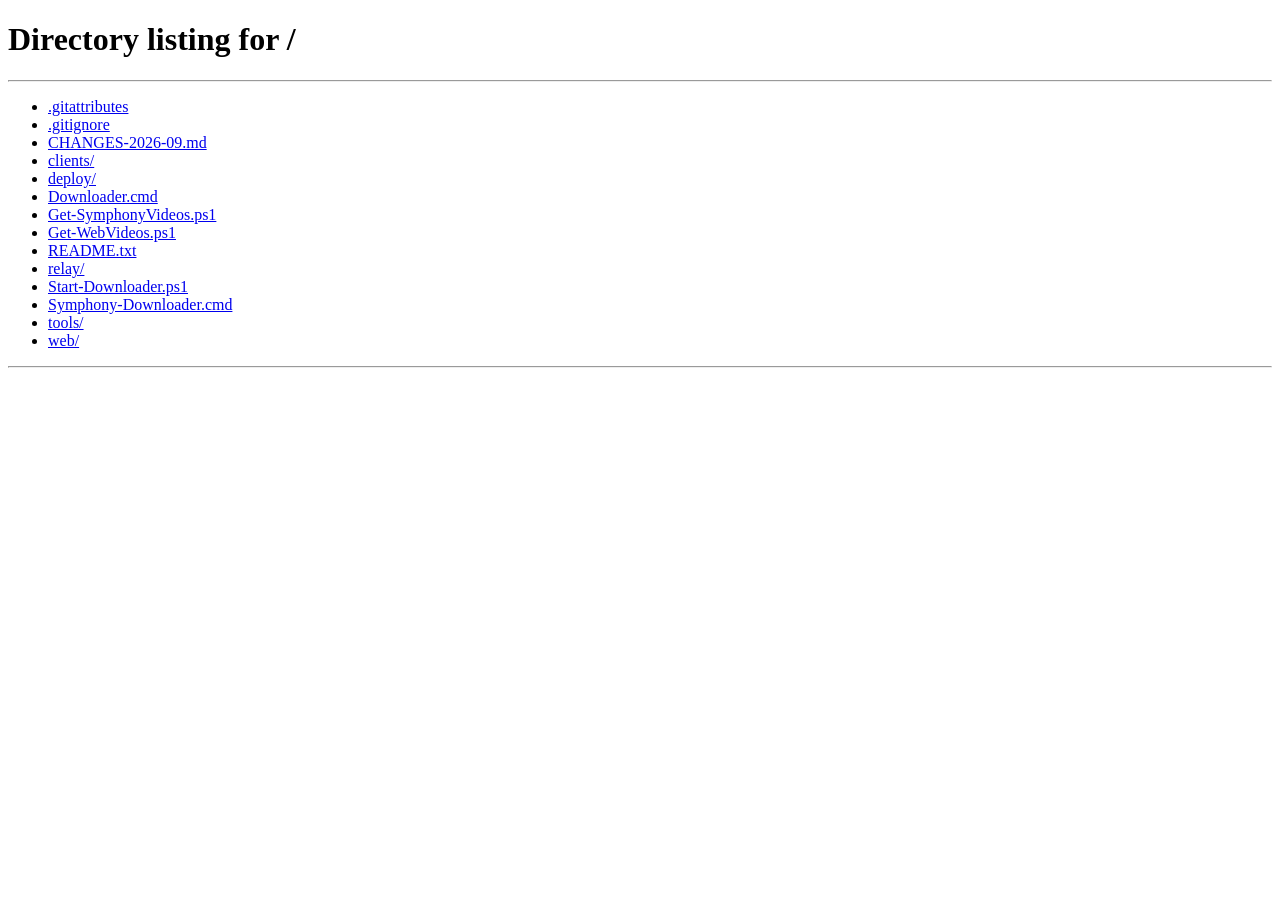
<file: web/static/cloud-accounts.html>
<!doctype html>
<html lang="zh-CN"><head><meta charset="utf-8"><meta name="viewport" content="width=device-width,initial-scale=1"><meta http-equiv="refresh" content="0;url=/#accounts"><title>网盘账号管理</title></head><body><p>网盘账号管理已合并到下载器首页。</p><a href="/#accounts">打开首页网盘账号区域</a><script>location.replace('/#accounts');</script></body></html>
</file>
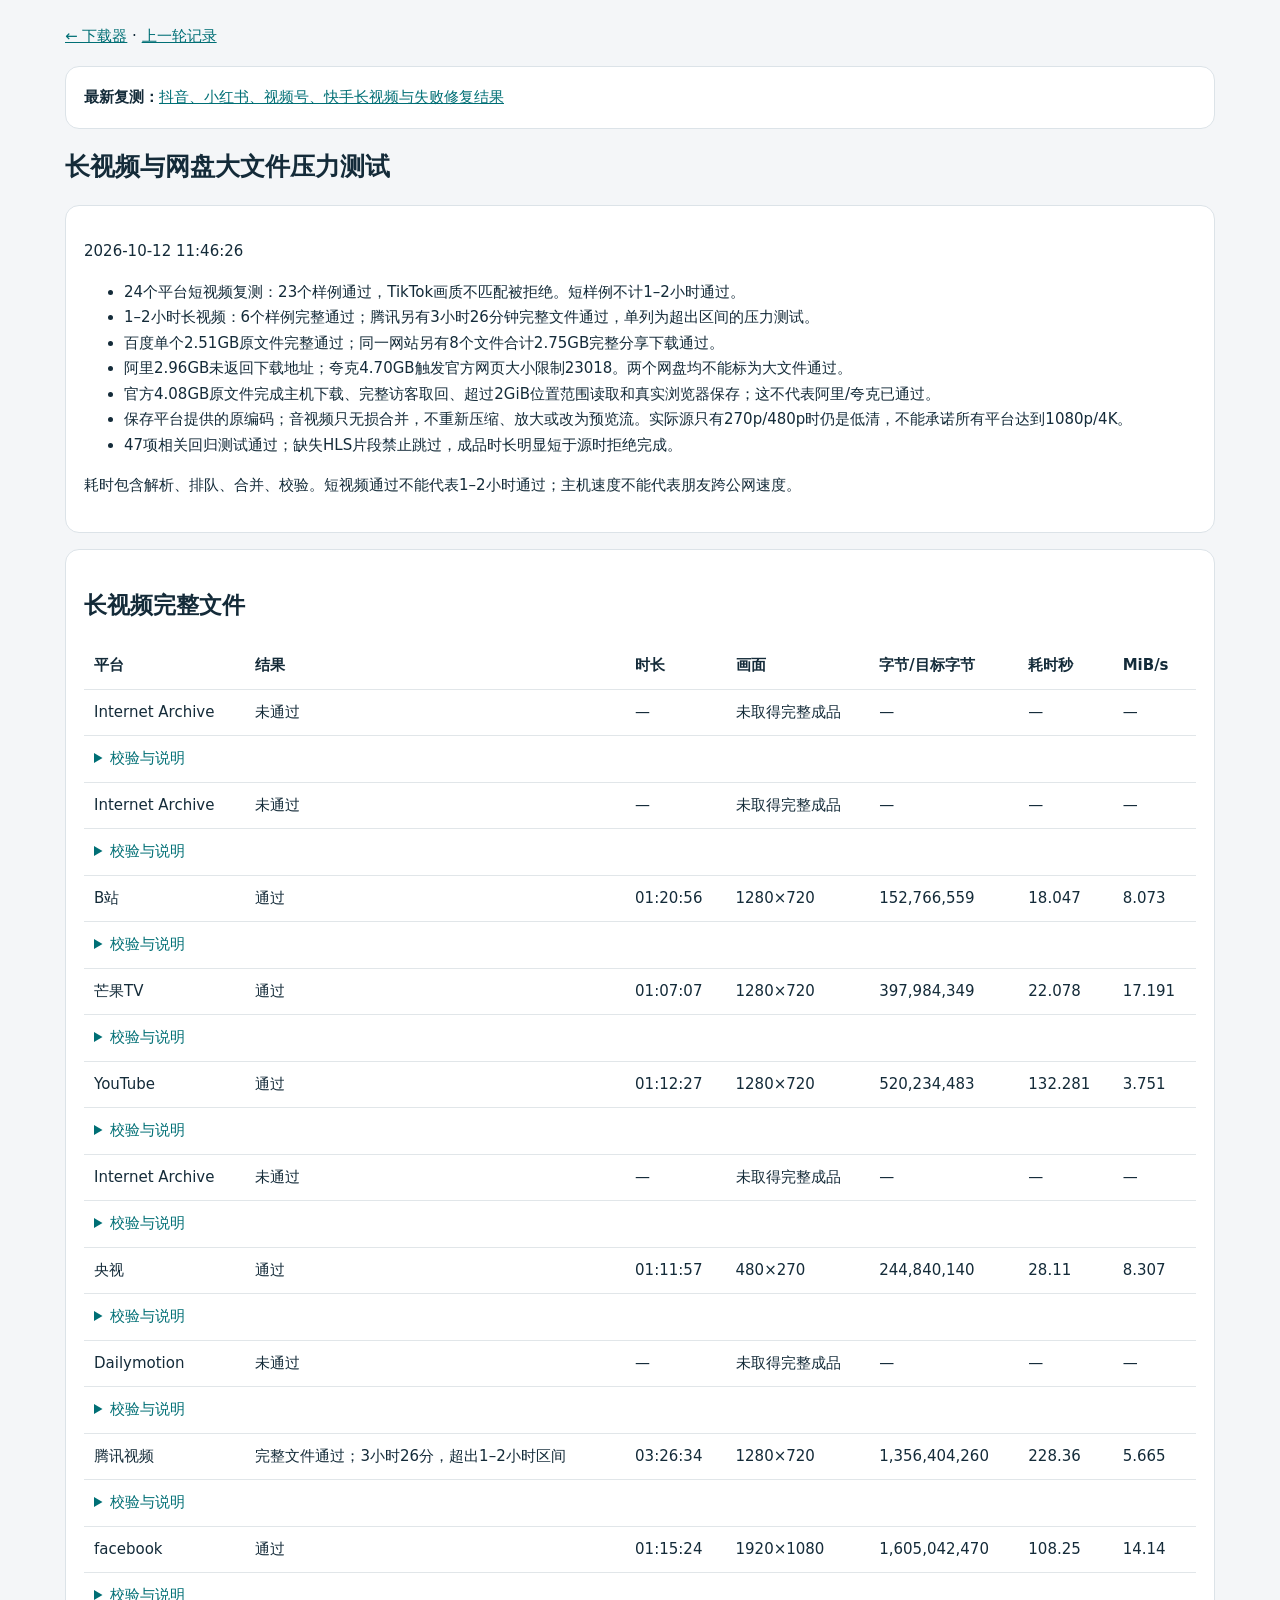
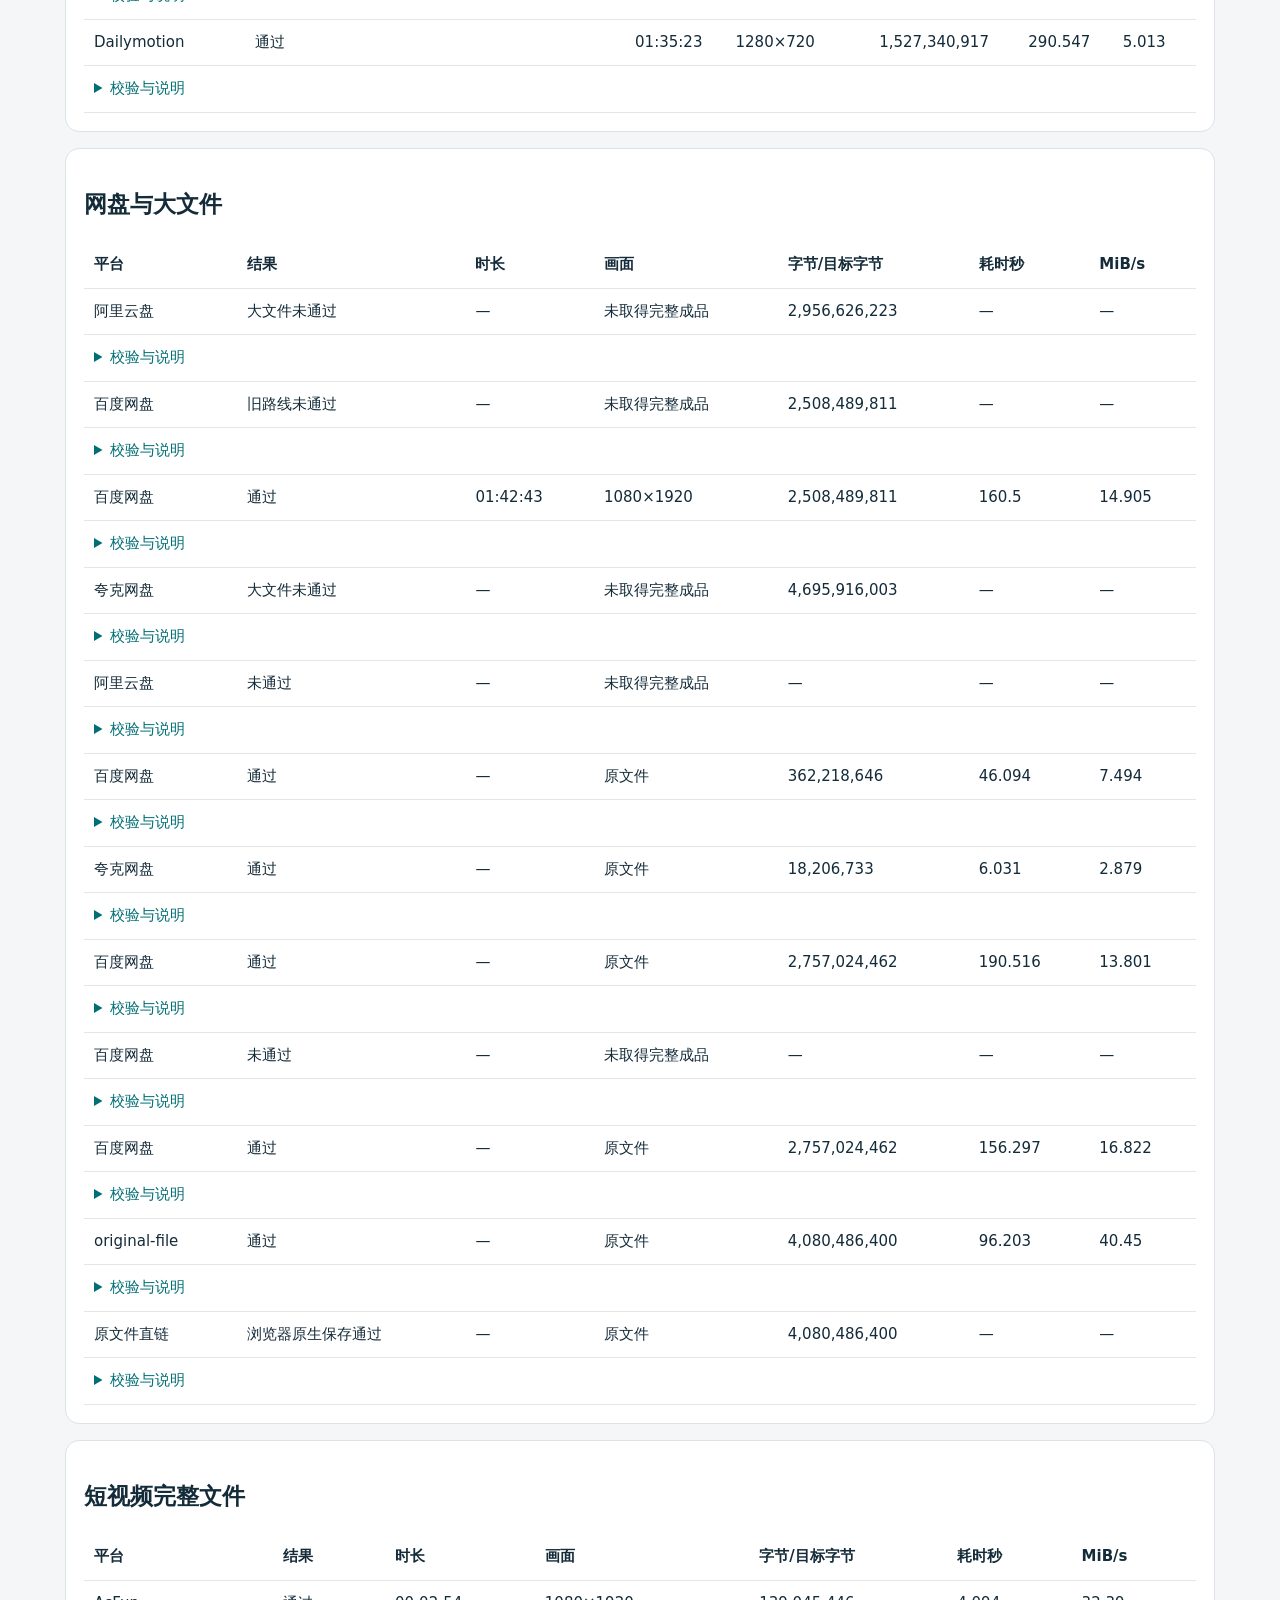
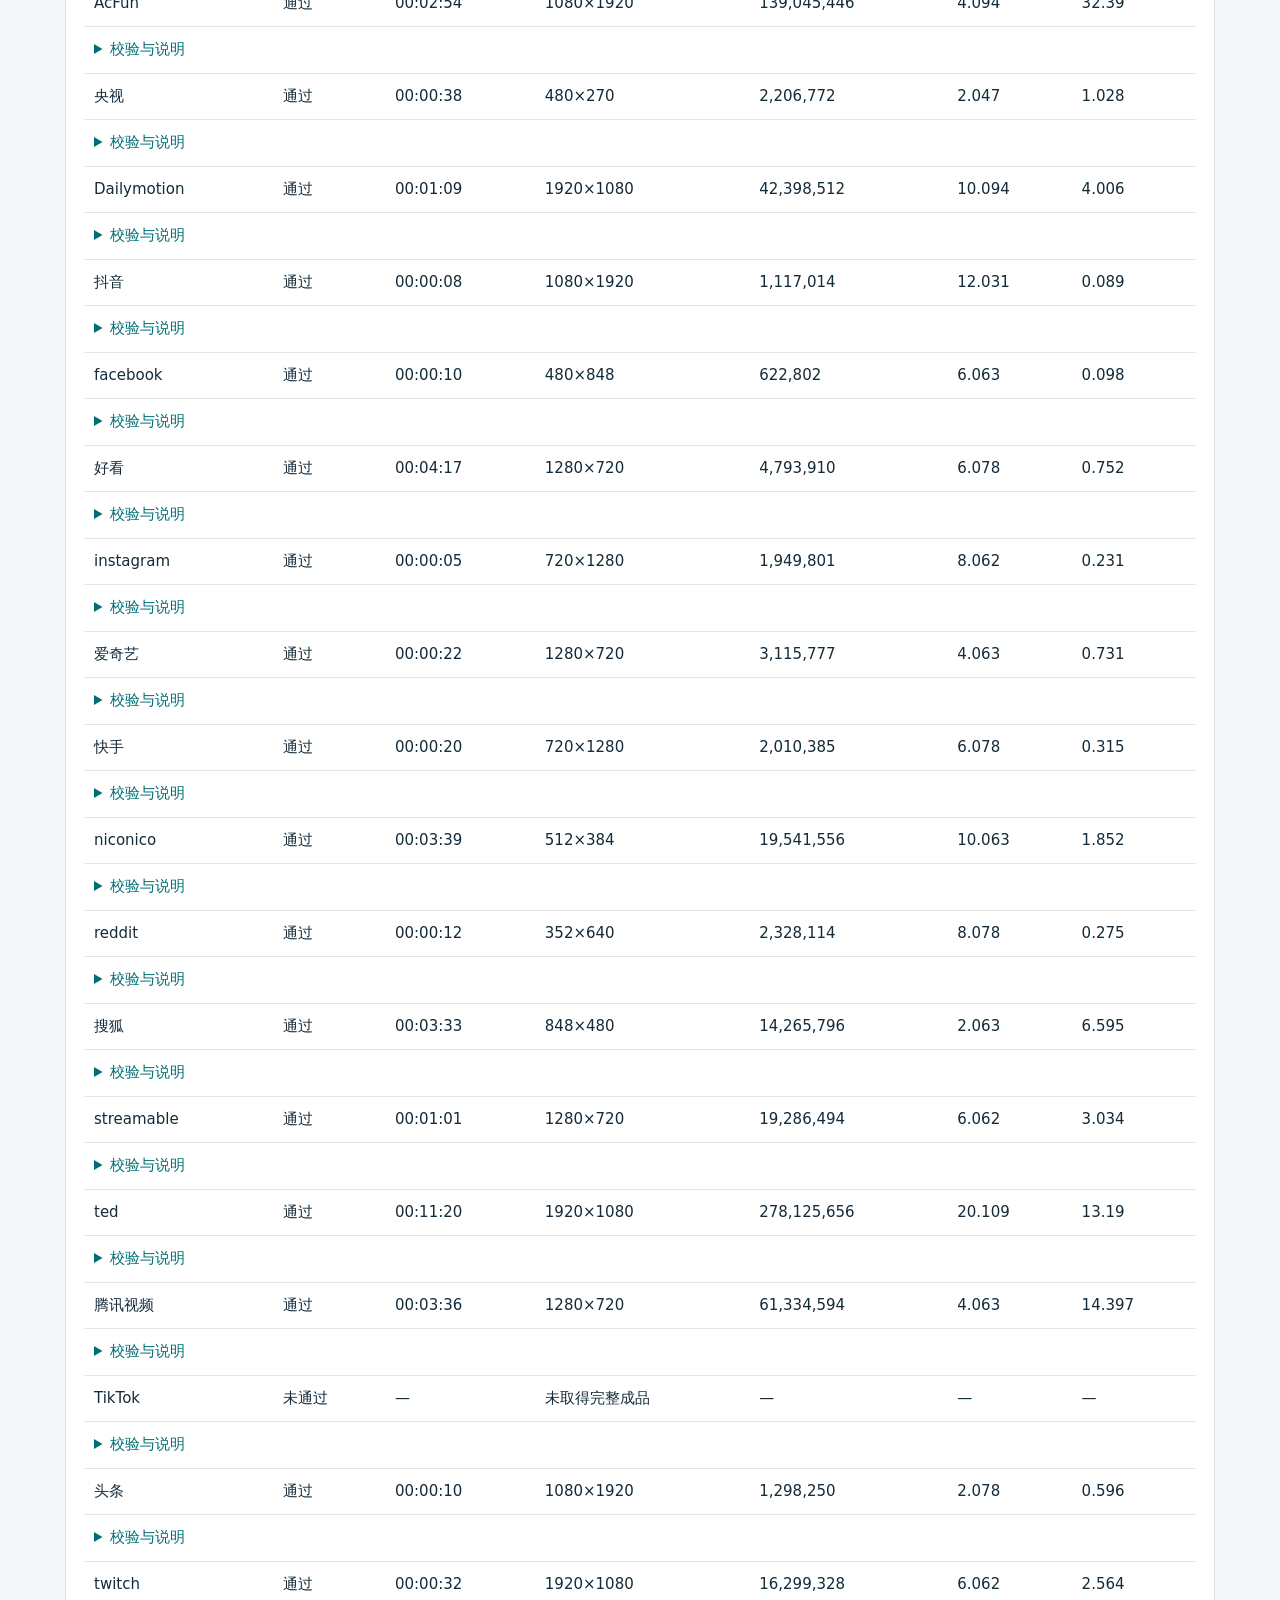
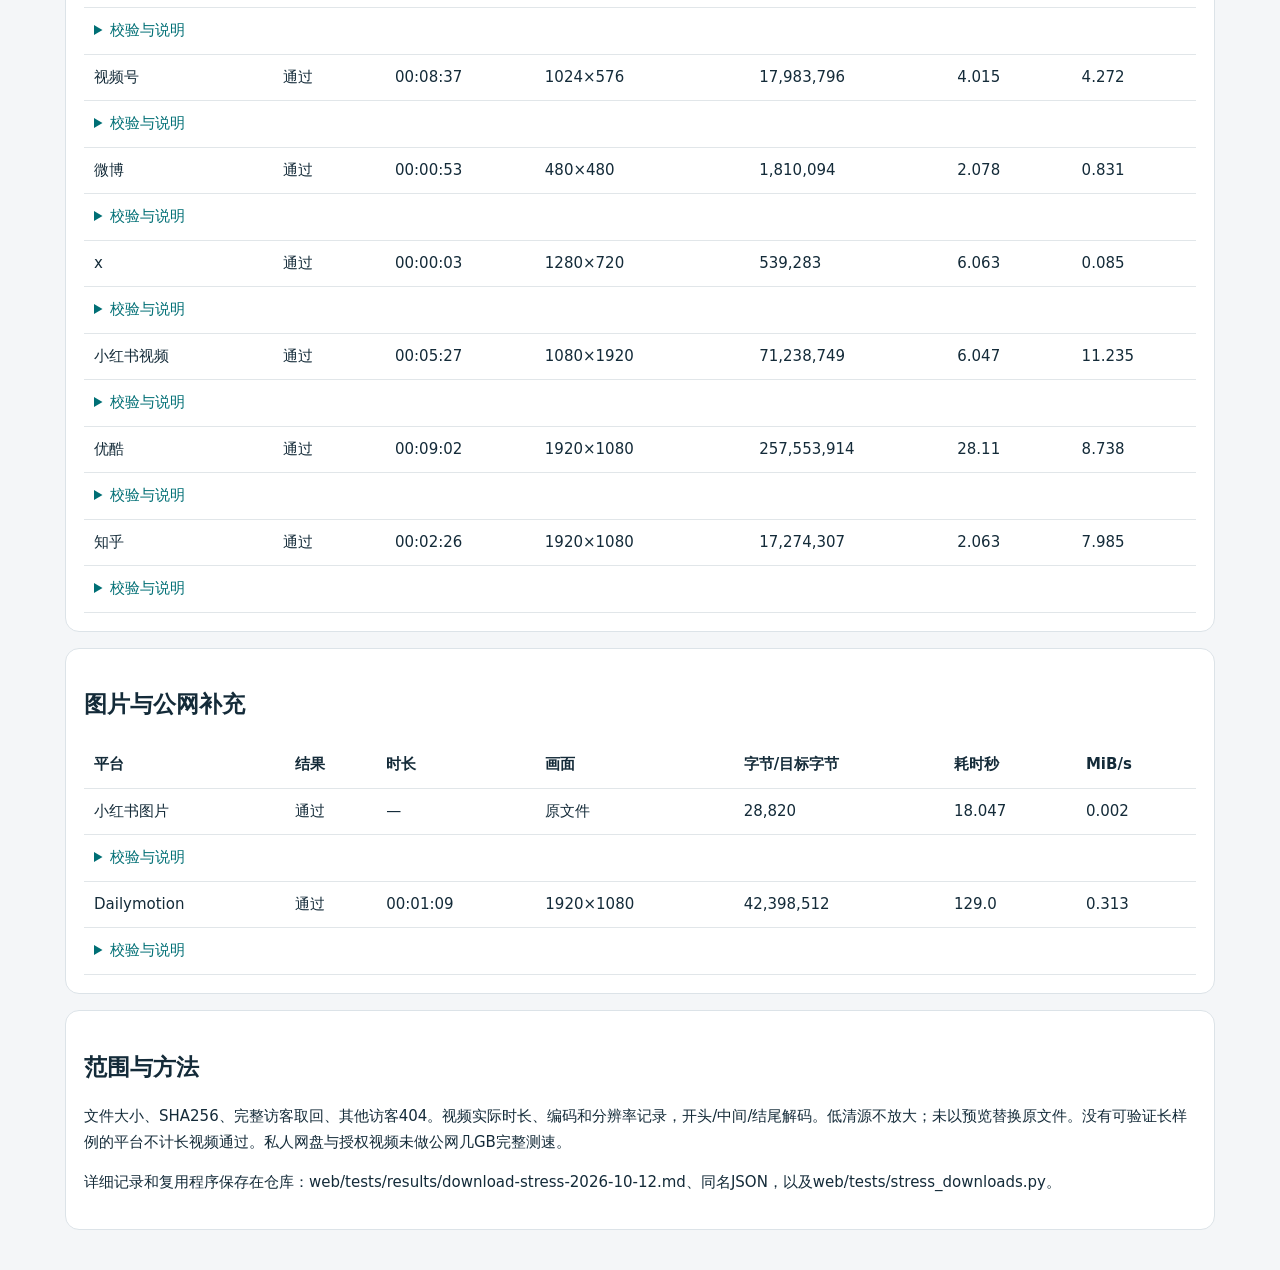
<file: web/static/download-stress-report.html>
<!doctype html><html lang="zh-CN"><meta charset="utf-8"><meta name="viewport" content="width=device-width,initial-scale=1"><title>长视频与网盘大文件压力测试</title><style>body{font:15px/1.7 system-ui;margin:0;background:#f4f6f8;color:#142b39}main{max-width:1150px;margin:auto;padding:24px 16px}section{background:white;border:1px solid #dce3e8;border-radius:14px;padding:18px;margin:16px 0}.table{overflow:auto}table{border-collapse:collapse;width:100%}td,th{padding:10px;text-align:left;border-bottom:1px solid #e1e6e9;white-space:nowrap}details{white-space:normal}code{word-break:break-all}a,summary{color:#006f75}summary{cursor:pointer}h1{font-size:25px}</style><main><a href="/">← 下载器</a> · <a href="/platform-test-report.html">上一轮记录</a><section><strong>最新复测：</strong><a href="/four-platform-long-report.html">抖音、小红书、视频号、快手长视频与失败修复结果</a></section><h1>长视频与网盘大文件压力测试</h1><section><p>2026-10-12 11:46:26</p><ul><li>24个平台短视频复测：23个样例通过，TikTok画质不匹配被拒绝。短样例不计1–2小时通过。</li><li>1–2小时长视频：6个样例完整通过；腾讯另有3小时26分钟完整文件通过，单列为超出区间的压力测试。</li><li>百度单个2.51GB原文件完整通过；同一网站另有8个文件合计2.75GB完整分享下载通过。</li><li>阿里2.96GB未返回下载地址；夸克4.70GB触发官方网页大小限制23018。两个网盘均不能标为大文件通过。</li><li>官方4.08GB原文件完成主机下载、完整访客取回、超过2GiB位置范围读取和真实浏览器保存；这不代表阿里/夸克已通过。</li><li>保存平台提供的原编码；音视频只无损合并，不重新压缩、放大或改为预览流。实际源只有270p/480p时仍是低清，不能承诺所有平台达到1080p/4K。</li><li>47项相关回归测试通过；缺失HLS片段禁止跳过，成品时长明显短于源时拒绝完成。</li></ul><p>耗时包含解析、排队、合并、校验。短视频通过不能代表1–2小时通过；主机速度不能代表朋友跨公网速度。</p></section><section><h2>长视频完整文件</h2><div class="table"><table><thead><tr><th>平台</th><th>结果</th><th>时长</th><th>画面</th><th>字节/目标字节</th><th>耗时秒</th><th>MiB/s</th></tr></thead><tbody><tr><td>Internet Archive</td><td>未通过</td><td>—</td><td>未取得完整成品</td><td>—</td><td>—</td><td>—</td></tr><tr><td colspan="7"><details><summary>校验与说明</summary>官方MIT资源访问连接超时，未取得完整文件。</details></td></tr><tr><td>Internet Archive</td><td>未通过</td><td>—</td><td>未取得完整成品</td><td>—</td><td>—</td><td>—</td></tr><tr><td colspan="7"><details><summary>校验与说明</summary>画质检查拒绝：标称400×304，成品400×300。未降低检查要求。</details></td></tr><tr><td>B站</td><td>通过</td><td>01:20:56</td><td>1280×720</td><td>152,766,559</td><td>18.047</td><td>8.073</td></tr><tr><td colspan="7"><details><summary>校验与说明</summary><p>大小 152,766,559 · SHA256 <code>ef1d58a17edeb6515fb4d7141642cdb843e30a500edf16a2e522bd237e39ce37</code></p></details></td></tr><tr><td>芒果TV</td><td>通过</td><td>01:07:07</td><td>1280×720</td><td>397,984,349</td><td>22.078</td><td>17.191</td></tr><tr><td colspan="7"><details><summary>校验与说明</summary><p>大小 397,984,349 · SHA256 <code>874b48b3b8c33f4563ced5a755f1db0627c7c1e4e65099f14e81bb38d167b1a8</code></p></details></td></tr><tr><td>YouTube</td><td>通过</td><td>01:12:27</td><td>1280×720</td><td>520,234,483</td><td>132.281</td><td>3.751</td></tr><tr><td colspan="7"><details><summary>校验与说明</summary><p>大小 520,234,483 · SHA256 <code>dbe9b9934d1f925f309012bf9f70ee563cbd0e213d2bd7c094e3278f4d099202</code></p></details></td></tr><tr><td>Internet Archive</td><td>未通过</td><td>—</td><td>未取得完整成品</td><td>—</td><td>—</td><td>—</td></tr><tr><td colspan="7"><details><summary>校验与说明</summary>测试资源404，不能据此判断整个平台不可用。</details></td></tr><tr><td>央视</td><td>通过</td><td>01:11:57</td><td>480×270</td><td>244,840,140</td><td>28.11</td><td>8.307</td></tr><tr><td colspan="7"><details><summary>校验与说明</summary><p>大小 244,840,140 · SHA256 <code>051d52398345ca5fb8bed92d5ba777c32396ef6e15404cacc3a632dadf7d816c</code></p></details></td></tr><tr><td>Dailymotion</td><td>未通过</td><td>—</td><td>未取得完整成品</td><td>—</td><td>—</td><td>—</td></tr><tr><td colspan="7"><details><summary>校验与说明</summary>HLS末段合并时缺少片段文件，留下部分数据，未通过。之后另一NASA长样例完整通过。</details></td></tr><tr><td>腾讯视频</td><td>完整文件通过；3小时26分，超出1–2小时区间</td><td>03:26:34</td><td>1280×720</td><td>1,356,404,260</td><td>228.36</td><td>5.665</td></tr><tr><td colspan="7"><details><summary>校验与说明</summary>服务器下载、完整访客取回、SHA256、首中尾解码和记录隔离全部通过；原测试器因区间不匹配返回failed，保留原状态。<p>大小 1,356,404,260 · SHA256 <code>393c36750b80e11d357b4837fa201f05e3509e6a52cca8b9338e276efd93be16</code></p></details></td></tr><tr><td>facebook</td><td>通过</td><td>01:15:24</td><td>1920×1080</td><td>1,605,042,470</td><td>108.25</td><td>14.14</td></tr><tr><td colspan="7"><details><summary>校验与说明</summary><p>大小 1,605,042,470 · SHA256 <code>457c05c4a5495ebaa6f85dfea73576f0cf6b9aa825e70d3912372fd2ae592e5b</code></p></details></td></tr><tr><td>Dailymotion</td><td>通过</td><td>01:35:23</td><td>1280×720</td><td>1,527,340,917</td><td>290.547</td><td>5.013</td></tr><tr><td colspan="7"><details><summary>校验与说明</summary><p>大小 1,527,340,917 · SHA256 <code>9bbf3165020890169d283ce63530c27f9c4d2bec1c03f9e6f597bff769a17d41</code></p></details></td></tr></tbody></table></div></section><section><h2>网盘与大文件</h2><div class="table"><table><thead><tr><th>平台</th><th>结果</th><th>时长</th><th>画面</th><th>字节/目标字节</th><th>耗时秒</th><th>MiB/s</th></tr></thead><tbody><tr><td>阿里云盘</td><td>大文件未通过</td><td>—</td><td>未取得完整成品</td><td>2,956,626,223</td><td>—</td><td>—</td></tr><tr><td colspan="7"><details><summary>校验与说明</summary>2,956,626,223字节原文件：账号请求成功，文件大小正常，但官方url/cdn_url均为空；无完整文件。</details></td></tr><tr><td>百度网盘</td><td>旧路线未通过</td><td>—</td><td>未取得完整成品</td><td>2,508,489,811</td><td>—</td><td>—</td></tr><tr><td colspan="7"><details><summary>校验与说明</summary>2.51GB目标使用旧PCS路线，约630秒只取得42,739,083字节。正常网页授权路线随后通过。</details></td></tr><tr><td>百度网盘</td><td>通过</td><td>01:42:43</td><td>1080×1920</td><td>2,508,489,811</td><td>160.5</td><td>14.905</td></tr><tr><td colspan="7"><details><summary>校验与说明</summary>单个2.51GB账号原文件完整下载；CDN真实MD5与本地一致，SHA256记录、首中尾解码通过。未通过分享提交网站任务，未改动网盘。</details></td></tr><tr><td>夸克网盘</td><td>大文件未通过</td><td>—</td><td>未取得完整成品</td><td>4,695,916,003</td><td>—</td><td>—</td></tr><tr><td colspan="7"><details><summary>校验与说明</summary>4,695,916,003字节原文件：官方网页下载接口拒绝，代码23018，download file size limit；账号登录不是本次失败原因。</details></td></tr><tr><td>阿里云盘</td><td>未通过</td><td>—</td><td>未取得完整成品</td><td>—</td><td>—</td><td>—</td></tr><tr><td colspan="7"><details><summary>校验与说明</summary>1.36GB分享基线约18分钟仍未完成，受控停止以启用百度修复；只记录慢速现象，不算完整通过。</details></td></tr><tr><td>百度网盘</td><td>通过</td><td>—</td><td>原文件</td><td>362,218,646</td><td>46.094</td><td>7.494</td></tr><tr><td colspan="7"><details><summary>校验与说明</summary><p>大小 362,218,646 · SHA256 <code>cd86542980babab3cf0f8e85a794b626dae26405afe6b7275e7838256445f391</code></p></details></td></tr><tr><td>夸克网盘</td><td>通过</td><td>—</td><td>原文件</td><td>18,206,733</td><td>6.031</td><td>2.879</td></tr><tr><td colspan="7"><details><summary>校验与说明</summary><p>大小 18,206,733 · SHA256 <code>c04d1297fa00ac66055d53870b3945a67ae68be31af311daf49a5cbe78d20129</code></p></details></td></tr><tr><td>百度网盘</td><td>通过</td><td>—</td><td>原文件</td><td>2,757,024,462</td><td>190.516</td><td>13.801</td></tr><tr><td colspan="7"><details><summary>校验与说明</summary>8个原文件合计2.75GB，最大单文件1,784,282,684字节；网页访客完整取回全部文件并逐个比对SHA256。未转存。<p>大小 61,024,132 · SHA256 <code>f75d8c50f4767f4d015f3a6c70e3b6bf8158b34ebc1de393eb9e517e48a992e4</code></p><p>大小 679,302,251 · SHA256 <code>b4656540831e74b911e2506d2c567cbb146fddd5942b675f80c2f610d6a40f43</code></p><p>大小 164,273 · SHA256 <code>eb9be498c8de75e3294a723ff5b06c72a64e76f3ad341b44025b7868be720d64</code></p><p>大小 1,784,282,684 · SHA256 <code>d9486ab9b55e56201988c8a05cbf514698228a3660e4135ae8c44dd93b8adeb4</code></p><p>大小 88,244,398 · SHA256 <code>d7c63e6b983acfe7f76de436a88796a92901e564c3a5952f88667a3d49103ad6</code></p><p>大小 55,598,053 · SHA256 <code>3e7a699ab6a6d608b0c2d7409499afa67c9afec9df745a3d1fbf97c39cb61baf</code></p><p>大小 164,273 · SHA256 <code>eb9be498c8de75e3294a723ff5b06c72a64e76f3ad341b44025b7868be720d64</code></p><p>大小 88,244,398 · SHA256 <code>d7c63e6b983acfe7f76de436a88796a92901e564c3a5952f88667a3d49103ad6</code></p></details></td></tr><tr><td>百度网盘</td><td>未通过</td><td>—</td><td>未取得完整成品</td><td>—</td><td>—</td><td>—</td></tr><tr><td colspan="7"><details><summary>校验与说明</summary>旧PCS线路约0.05–0.08MiB/s，受控停止；修复后的同一分享完整通过。</details></td></tr><tr><td>百度网盘</td><td>通过</td><td>—</td><td>原文件</td><td>2,757,024,462</td><td>156.297</td><td>16.822</td></tr><tr><td colspan="7"><details><summary>校验与说明</summary>恢复旧失败测试的8个临时转存原文件，使用新正常网页授权代码，全部校验后只删除该测试临时目录。<p>大小 61,024,132 · SHA256 <code>f75d8c50f4767f4d015f3a6c70e3b6bf8158b34ebc1de393eb9e517e48a992e4</code></p><p>大小 679,302,251 · SHA256 <code>b4656540831e74b911e2506d2c567cbb146fddd5942b675f80c2f610d6a40f43</code></p><p>大小 164,273 · SHA256 <code>eb9be498c8de75e3294a723ff5b06c72a64e76f3ad341b44025b7868be720d64</code></p><p>大小 1,784,282,684 · SHA256 <code>d9486ab9b55e56201988c8a05cbf514698228a3660e4135ae8c44dd93b8adeb4</code></p><p>大小 88,244,398 · SHA256 <code>d7c63e6b983acfe7f76de436a88796a92901e564c3a5952f88667a3d49103ad6</code></p><p>大小 55,598,053 · SHA256 <code>3e7a699ab6a6d608b0c2d7409499afa67c9afec9df745a3d1fbf97c39cb61baf</code></p><p>大小 164,273 · SHA256 <code>eb9be498c8de75e3294a723ff5b06c72a64e76f3ad341b44025b7868be720d64</code></p><p>大小 88,244,398 · SHA256 <code>d7c63e6b983acfe7f76de436a88796a92901e564c3a5952f88667a3d49103ad6</code></p></details></td></tr><tr><td>original-file</td><td>通过</td><td>—</td><td>原文件</td><td>4,080,486,400</td><td>96.203</td><td>40.45</td></tr><tr><td colspan="7"><details><summary>校验与说明</summary><p>大小 4,080,486,400 · SHA256 <code>97f3d7ffb032c3eb3b23d2c8be9cc76e60c2c1f2c0146ba5ba9fe01cafae0fd8</code></p></details></td></tr><tr><td>原文件直链</td><td>浏览器原生保存通过</td><td>—</td><td>原文件</td><td>4,080,486,400</td><td>—</td><td>—</td></tr><tr><td colspan="7"><details><summary>校验与说明</summary>实际4,080,486,400字节文件保存到电脑，SHA256与官方一致；JS Blob构造次数为0。</details></td></tr></tbody></table></div></section><section><h2>短视频完整文件</h2><div class="table"><table><thead><tr><th>平台</th><th>结果</th><th>时长</th><th>画面</th><th>字节/目标字节</th><th>耗时秒</th><th>MiB/s</th></tr></thead><tbody><tr><td>AcFun</td><td>通过</td><td>00:02:54</td><td>1080×1920</td><td>139,045,446</td><td>4.094</td><td>32.39</td></tr><tr><td colspan="7"><details><summary>校验与说明</summary><p>大小 139,045,446 · SHA256 <code>69e4e3d1f006d36a49eb6b2067cb3b3b3e40cf4b3f0ecbe19fe22d404ea4f026</code></p></details></td></tr><tr><td>央视</td><td>通过</td><td>00:00:38</td><td>480×270</td><td>2,206,772</td><td>2.047</td><td>1.028</td></tr><tr><td colspan="7"><details><summary>校验与说明</summary><p>大小 2,206,772 · SHA256 <code>dac6c743bd8c47b44c29adfd4cf833b2f617c347a7583f52beff1a6cc3c2c1b3</code></p></details></td></tr><tr><td>Dailymotion</td><td>通过</td><td>00:01:09</td><td>1920×1080</td><td>42,398,512</td><td>10.094</td><td>4.006</td></tr><tr><td colspan="7"><details><summary>校验与说明</summary><p>大小 42,398,512 · SHA256 <code>21cfe8fe64d76a463e64f4a5ac8581595b99130f867c8cb68dccf0a341038ab7</code></p></details></td></tr><tr><td>抖音</td><td>通过</td><td>00:00:08</td><td>1080×1920</td><td>1,117,014</td><td>12.031</td><td>0.089</td></tr><tr><td colspan="7"><details><summary>校验与说明</summary><p>大小 1,117,014 · SHA256 <code>60c9c0edd4ab1d0125ec08af677fe3d7383351913c3ae113c2d19d3504e4f254</code></p></details></td></tr><tr><td>facebook</td><td>通过</td><td>00:00:10</td><td>480×848</td><td>622,802</td><td>6.063</td><td>0.098</td></tr><tr><td colspan="7"><details><summary>校验与说明</summary><p>大小 622,802 · SHA256 <code>cc12fd22535bfa0d5f224e105c1c4abf3525cc4cf33501d1f7ed6c5c469123a2</code></p></details></td></tr><tr><td>好看</td><td>通过</td><td>00:04:17</td><td>1280×720</td><td>4,793,910</td><td>6.078</td><td>0.752</td></tr><tr><td colspan="7"><details><summary>校验与说明</summary><p>大小 4,793,910 · SHA256 <code>486359e97ad489610e709c4ab5851005f5d8546316f1f30315e34efafb6fd8fc</code></p></details></td></tr><tr><td>instagram</td><td>通过</td><td>00:00:05</td><td>720×1280</td><td>1,949,801</td><td>8.062</td><td>0.231</td></tr><tr><td colspan="7"><details><summary>校验与说明</summary><p>大小 1,949,801 · SHA256 <code>64c7d81d2251172ed0f9beaf3a753765adb7afdd8f93e86aee5aed3675f8e35e</code></p></details></td></tr><tr><td>爱奇艺</td><td>通过</td><td>00:00:22</td><td>1280×720</td><td>3,115,777</td><td>4.063</td><td>0.731</td></tr><tr><td colspan="7"><details><summary>校验与说明</summary><p>大小 3,115,777 · SHA256 <code>21ddf31aadcfaebfbd9524cde23738428550b3a4fffcba9442bc141a5f6b6dd6</code></p></details></td></tr><tr><td>快手</td><td>通过</td><td>00:00:20</td><td>720×1280</td><td>2,010,385</td><td>6.078</td><td>0.315</td></tr><tr><td colspan="7"><details><summary>校验与说明</summary><p>大小 2,010,385 · SHA256 <code>3ccc4d888ed84ca0a41d8a0a0756fd34b99eb9a01bd35dcf5becd5eb000bb621</code></p></details></td></tr><tr><td>niconico</td><td>通过</td><td>00:03:39</td><td>512×384</td><td>19,541,556</td><td>10.063</td><td>1.852</td></tr><tr><td colspan="7"><details><summary>校验与说明</summary><p>大小 19,541,556 · SHA256 <code>b3c1d43d550928d1a7cd8fd82708e5d25fbd7589d8dc93e428009fad2c013aa8</code></p></details></td></tr><tr><td>reddit</td><td>通过</td><td>00:00:12</td><td>352×640</td><td>2,328,114</td><td>8.078</td><td>0.275</td></tr><tr><td colspan="7"><details><summary>校验与说明</summary><p>大小 2,328,114 · SHA256 <code>2f3ed2edf8620292fa5ca0d742046c758cab8418f2e2a1bf134a334a4acdddf4</code></p></details></td></tr><tr><td>搜狐</td><td>通过</td><td>00:03:33</td><td>848×480</td><td>14,265,796</td><td>2.063</td><td>6.595</td></tr><tr><td colspan="7"><details><summary>校验与说明</summary><p>大小 14,265,796 · SHA256 <code>df55dcd27c17623e6d91fb05f00f9ce8bfc4f12e2c3540ba6a072fa640afcf90</code></p></details></td></tr><tr><td>streamable</td><td>通过</td><td>00:01:01</td><td>1280×720</td><td>19,286,494</td><td>6.062</td><td>3.034</td></tr><tr><td colspan="7"><details><summary>校验与说明</summary><p>大小 19,286,494 · SHA256 <code>1f88e60f1dcf2586123a061055dba68a9c34e03306c173eb18c4d564ca680124</code></p></details></td></tr><tr><td>ted</td><td>通过</td><td>00:11:20</td><td>1920×1080</td><td>278,125,656</td><td>20.109</td><td>13.19</td></tr><tr><td colspan="7"><details><summary>校验与说明</summary><p>大小 278,125,656 · SHA256 <code>c9f26017015d4dc90a5e117a02428f90d047884787491ae606d1517c7c8657dd</code></p></details></td></tr><tr><td>腾讯视频</td><td>通过</td><td>00:03:36</td><td>1280×720</td><td>61,334,594</td><td>4.063</td><td>14.397</td></tr><tr><td colspan="7"><details><summary>校验与说明</summary><p>大小 61,334,594 · SHA256 <code>2d1219ac51d2cab3204318988f6fe55438968f991cbff78931510420e1d05aee</code></p></details></td></tr><tr><td>TikTok</td><td>未通过</td><td>—</td><td>未取得完整成品</td><td>—</td><td>—</td><td>—</td></tr><tr><td colspan="7"><details><summary>校验与说明</summary>画质检查拒绝：实际540×960，低于平台标称576×1024。未标记完成。</details></td></tr><tr><td>头条</td><td>通过</td><td>00:00:10</td><td>1080×1920</td><td>1,298,250</td><td>2.078</td><td>0.596</td></tr><tr><td colspan="7"><details><summary>校验与说明</summary><p>大小 1,298,250 · SHA256 <code>621f84f33fa8e25f963d75f62a400116f12eeda21586d9f434912909900b2496</code></p></details></td></tr><tr><td>twitch</td><td>通过</td><td>00:00:32</td><td>1920×1080</td><td>16,299,328</td><td>6.062</td><td>2.564</td></tr><tr><td colspan="7"><details><summary>校验与说明</summary><p>大小 16,299,328 · SHA256 <code>9d3021eae0ac932a520b5ebedf995ec14901d882d97b27eeccbbb5b9440a4317</code></p></details></td></tr><tr><td>视频号</td><td>通过</td><td>00:08:37</td><td>1024×576</td><td>17,983,796</td><td>4.015</td><td>4.272</td></tr><tr><td colspan="7"><details><summary>校验与说明</summary><p>大小 17,983,796 · SHA256 <code>a2206af9b3b622d515143c92ed3de9bd4ae48c4241491c7dff401040bd5950b0</code></p></details></td></tr><tr><td>微博</td><td>通过</td><td>00:00:53</td><td>480×480</td><td>1,810,094</td><td>2.078</td><td>0.831</td></tr><tr><td colspan="7"><details><summary>校验与说明</summary><p>大小 1,810,094 · SHA256 <code>17f407a0e005d2ab73b276e5d5e1d8345f89fecab7f9e521648f252738575aca</code></p></details></td></tr><tr><td>x</td><td>通过</td><td>00:00:03</td><td>1280×720</td><td>539,283</td><td>6.063</td><td>0.085</td></tr><tr><td colspan="7"><details><summary>校验与说明</summary><p>大小 539,283 · SHA256 <code>f64ec4761969ddf3a57bdf34995592342d9978f18dc23e2ad1e7ce7a6f3f4881</code></p></details></td></tr><tr><td>小红书视频</td><td>通过</td><td>00:05:27</td><td>1080×1920</td><td>71,238,749</td><td>6.047</td><td>11.235</td></tr><tr><td colspan="7"><details><summary>校验与说明</summary><p>大小 71,238,749 · SHA256 <code>6252983be1b0b6cf479bb44001cfd0dea148dd8e73784045ab52a4bf4a845363</code></p></details></td></tr><tr><td>优酷</td><td>通过</td><td>00:09:02</td><td>1920×1080</td><td>257,553,914</td><td>28.11</td><td>8.738</td></tr><tr><td colspan="7"><details><summary>校验与说明</summary><p>大小 257,553,914 · SHA256 <code>564a149f4cc5cb92a412f261b0f1804efbc044a302f9247845b24b5de24b8aed</code></p></details></td></tr><tr><td>知乎</td><td>通过</td><td>00:02:26</td><td>1920×1080</td><td>17,274,307</td><td>2.063</td><td>7.985</td></tr><tr><td colspan="7"><details><summary>校验与说明</summary><p>大小 17,274,307 · SHA256 <code>3770f61a3b2020b9c7c6885df17a8435b2c74f0671c33ec0587414006143e280</code></p></details></td></tr></tbody></table></div></section><section><h2>图片与公网补充</h2><div class="table"><table><thead><tr><th>平台</th><th>结果</th><th>时长</th><th>画面</th><th>字节/目标字节</th><th>耗时秒</th><th>MiB/s</th></tr></thead><tbody><tr><td>小红书图片</td><td>通过</td><td>—</td><td>原文件</td><td>28,820</td><td>18.047</td><td>0.002</td></tr><tr><td colspan="7"><details><summary>校验与说明</summary><p>大小 28,820 · SHA256 <code>07217dc7e11e455547b8447d695469ffca72fc980593f9dc2d4bd3b51f647fc4</code></p></details></td></tr><tr><td>Dailymotion</td><td>通过</td><td>00:01:09</td><td>1920×1080</td><td>42,398,512</td><td>129.0</td><td>0.313</td></tr><tr><td colspan="7"><details><summary>校验与说明</summary>公网访客完整取回耗时129.0秒，平均0.313MiB/s；表格列出此接收速度，不以主机准备速度替代。<p>大小 42,398,512 · SHA256 <code>21cfe8fe64d76a463e64f4a5ac8581595b99130f867c8cb68dccf0a341038ab7</code></p></details></td></tr></tbody></table></div></section><section><h2>范围与方法</h2><p>文件大小、SHA256、完整访客取回、其他访客404。视频实际时长、编码和分辨率记录，开头/中间/结尾解码。低清源不放大；未以预览替换原文件。没有可验证长样例的平台不计长视频通过。私人网盘与授权视频未做公网几GB完整测速。</p><p>详细记录和复用程序保存在仓库：web/tests/results/download-stress-2026-10-12.md、同名JSON，以及web/tests/stress_downloads.py。</p></section></main></html>
</file>
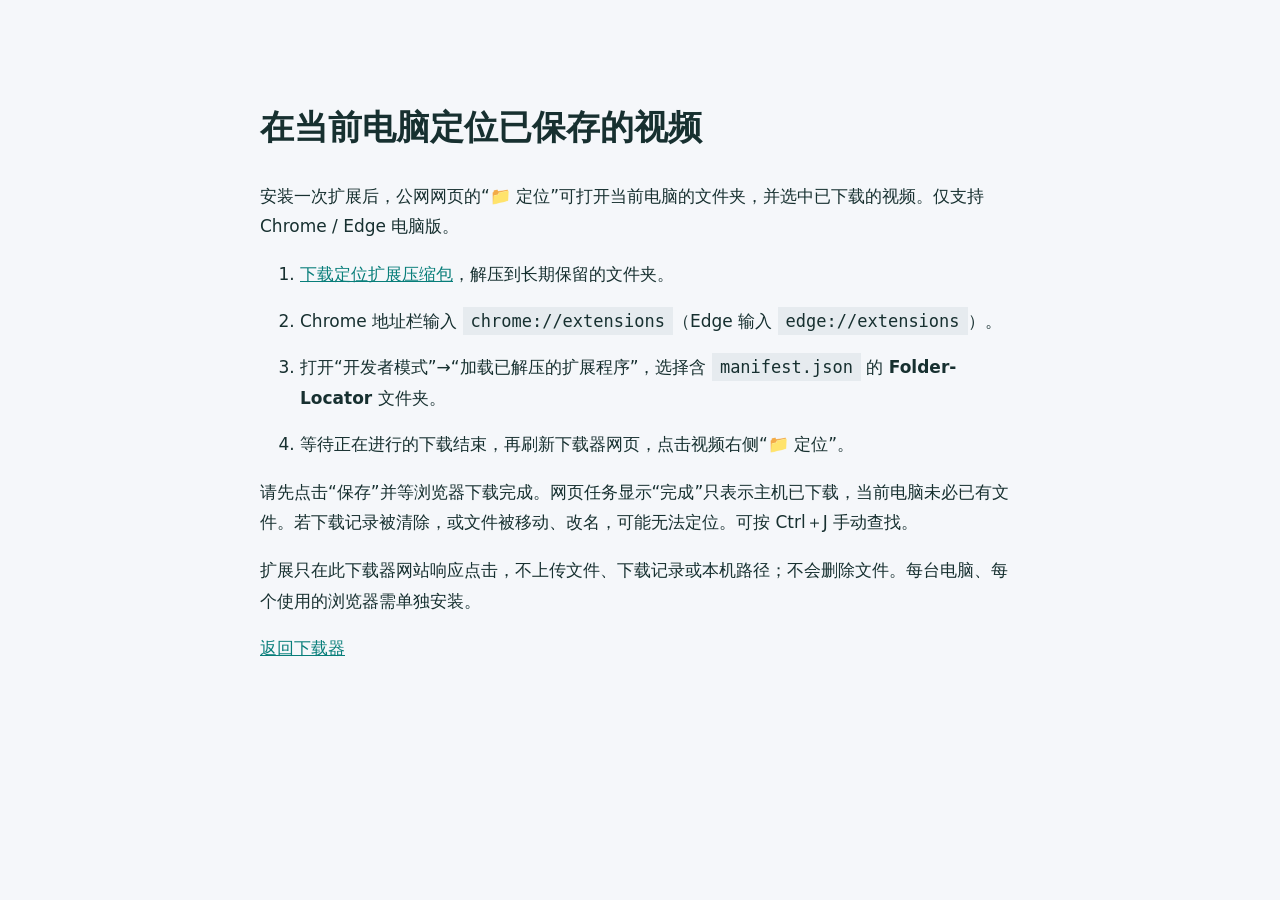
<file: web/static/folder-locator-help.html>
<!doctype html><html lang="zh-CN"><meta charset="utf-8"><meta name="viewport" content="width=device-width,initial-scale=1"><title>安装视频定位扩展</title><style>body{font:17px/1.8 system-ui;background:#f5f7fa;color:#173030;max-width:760px;margin:50px auto;padding:24px}a{color:#087e7a}li{margin:16px 0}code{background:#e6ebef;padding:4px 8px}</style>
<h1>在当前电脑定位已保存的视频</h1>
<p>安装一次扩展后，公网网页的“📁 定位”可打开当前电脑的文件夹，并选中已下载的视频。仅支持 Chrome / Edge 电脑版。</p>
<ol><li><a href="/folder-locator.zip" download>下载定位扩展压缩包</a>，解压到长期保留的文件夹。</li><li>Chrome 地址栏输入 <code>chrome://extensions</code>（Edge 输入 <code>edge://extensions</code>）。</li><li>打开“开发者模式”→“加载已解压的扩展程序”，选择含 <code>manifest.json</code> 的 <b>Folder-Locator</b> 文件夹。</li><li>等待正在进行的下载结束，再刷新下载器网页，点击视频右侧“📁 定位”。</li></ol>
<p>请先点击“保存”并等浏览器下载完成。网页任务显示“完成”只表示主机已下载，当前电脑未必已有文件。若下载记录被清除，或文件被移动、改名，可能无法定位。可按 Ctrl＋J 手动查找。</p>
<p>扩展只在此下载器网站响应点击，不上传文件、下载记录或本机路径；不会删除文件。每台电脑、每个使用的浏览器需单独安装。</p>
<p><a href="/">返回下载器</a></p></html>
</file>
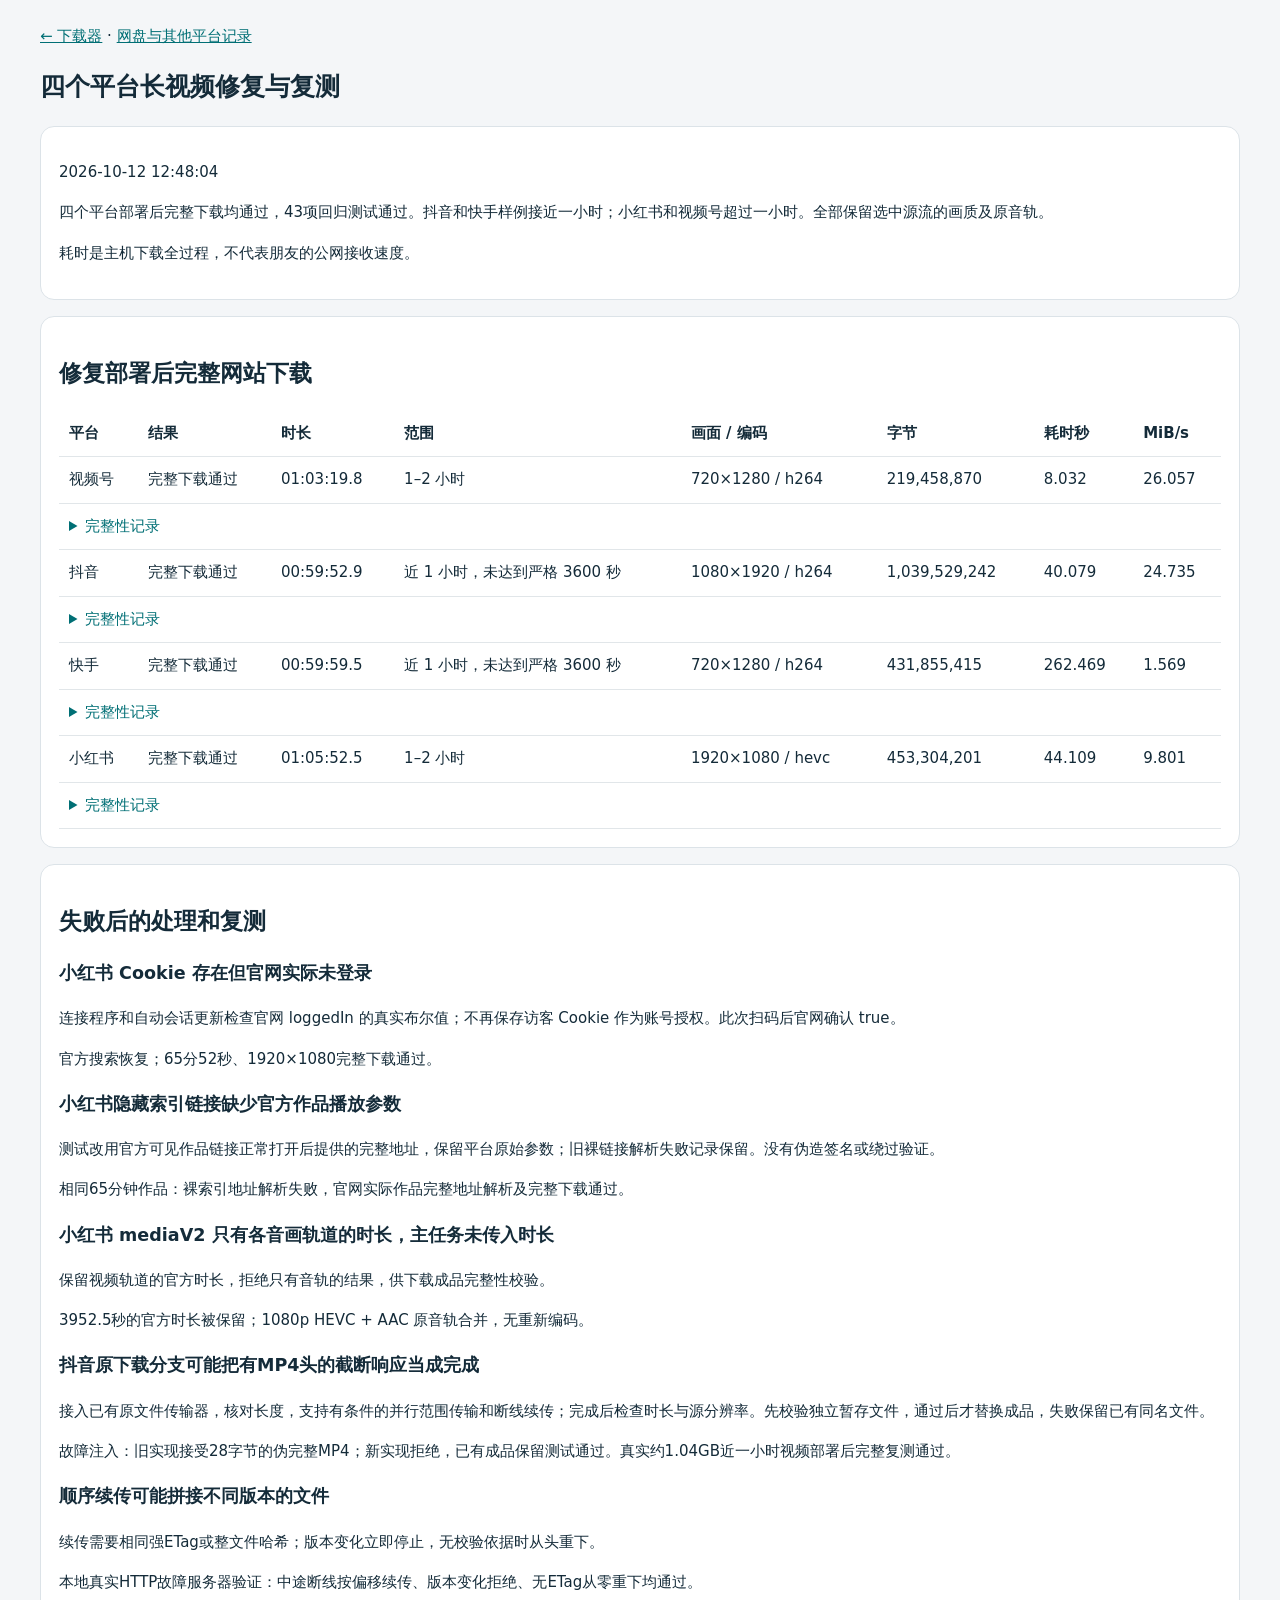
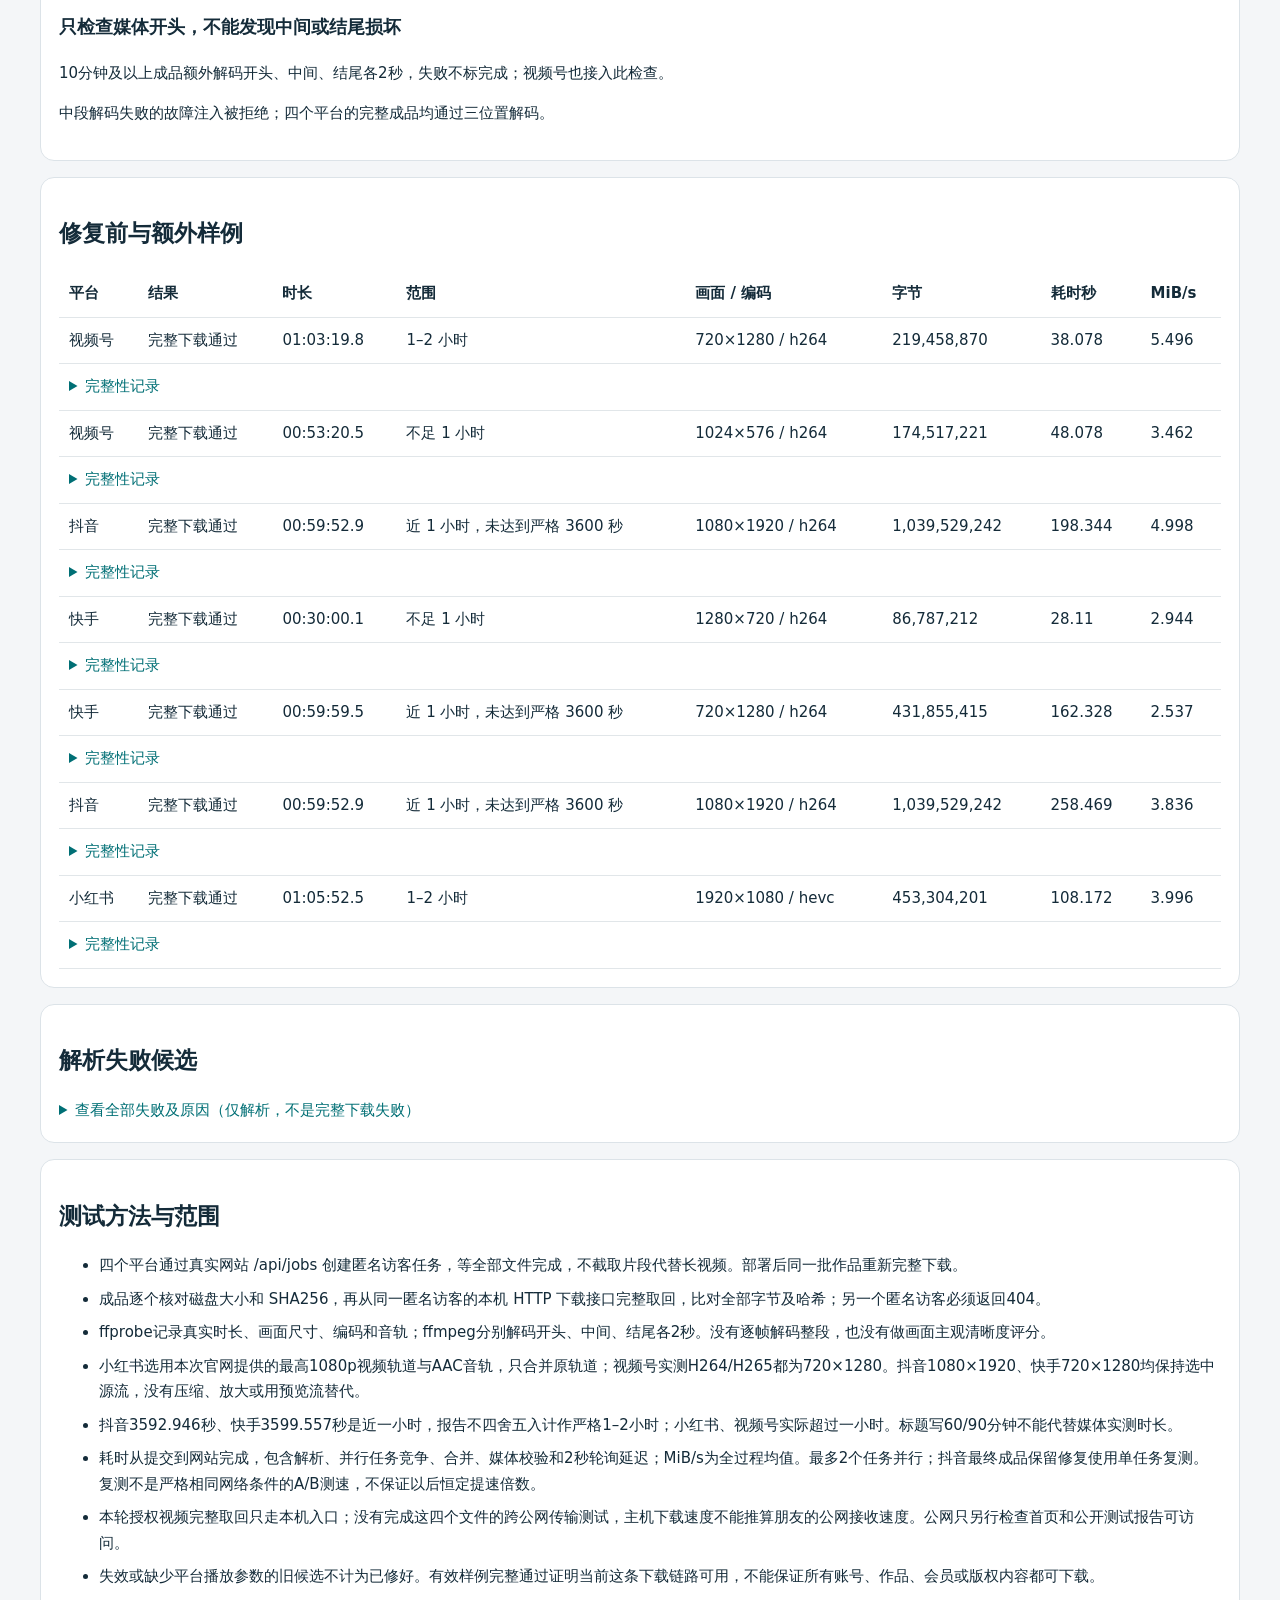
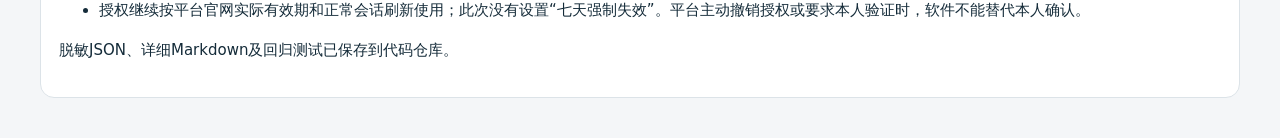
<file: web/static/four-platform-long-report.html>
<!doctype html><html lang="zh-CN"><meta charset="utf-8"><meta name="viewport" content="width=device-width,initial-scale=1"><title>四个平台长视频修复与复测</title><style>body{font:15px/1.7 system-ui;margin:0;background:#f4f6f8;color:#142b39}main{max-width:1200px;margin:auto;padding:24px 16px}section{background:white;border:1px solid #dce3e8;border-radius:14px;padding:18px;margin:16px 0}.table{overflow:auto}table{border-collapse:collapse;width:100%}td,th{padding:10px;text-align:left;border-bottom:1px solid #e1e6e9;white-space:nowrap}details{white-space:normal}code{word-break:break-all}a,summary{color:#006f75}summary{cursor:pointer}h1{font-size:25px}li{margin:8px 0}</style><main><a href="/">← 下载器</a> · <a href="/download-stress-report.html">网盘与其他平台记录</a><h1>四个平台长视频修复与复测</h1><section><p>2026-10-12 12:48:04</p><p>四个平台部署后完整下载均通过，43项回归测试通过。抖音和快手样例接近一小时；小红书和视频号超过一小时。全部保留选中源流的画质及原音轨。</p><p>耗时是主机下载全过程，不代表朋友的公网接收速度。</p></section><section><h2>修复部署后完整网站下载</h2><div class="table"><table><thead><tr><th>平台</th><th>结果</th><th>时长</th><th>范围</th><th>画面 / 编码</th><th>字节</th><th>耗时秒</th><th>MiB/s</th></tr></thead><tbody><tr><td>视频号</td><td>完整下载通过</td><td>01:03:19.8</td><td>1–2 小时</td><td>720×1280 / h264</td><td>219,458,870</td><td>8.032</td><td>26.057</td></tr><tr><td colspan="8"><details><summary>完整性记录</summary><p>219,458,870字节 · SHA256 <code>e13294e88e75f768a830ce0fd5f570cdba9d02735f46a419f1bcc18cbca25ffc</code><br>解码位置 [0, 1899.904, 3794.808]秒 · 原音轨 有 · 其他访客 404</p></details></td></tr><tr><td>抖音</td><td>完整下载通过</td><td>00:59:52.9</td><td>近 1 小时，未达到严格 3600 秒</td><td>1080×1920 / h264</td><td>1,039,529,242</td><td>40.079</td><td>24.735</td></tr><tr><td colspan="8"><details><summary>完整性记录</summary><p>1,039,529,242字节 · SHA256 <code>8e618007232991b6b1c9aa0035c1ed2eabbedb4e57b22ba09b61d25265508013</code><br>解码位置 [0, 1796.473, 3587.946]秒 · 原音轨 有 · 其他访客 404</p></details></td></tr><tr><td>快手</td><td>完整下载通过</td><td>00:59:59.5</td><td>近 1 小时，未达到严格 3600 秒</td><td>720×1280 / h264</td><td>431,855,415</td><td>262.469</td><td>1.569</td></tr><tr><td colspan="8"><details><summary>完整性记录</summary><p>431,855,415字节 · SHA256 <code>e1c62b8c995d69167591d4784241e777e647a0183befad3d2d3f1364989ae3ef</code><br>解码位置 [0, 1799.779, 3594.557]秒 · 原音轨 有 · 其他访客 404</p></details></td></tr><tr><td>小红书</td><td>完整下载通过</td><td>01:05:52.5</td><td>1–2 小时</td><td>1920×1080 / hevc</td><td>453,304,201</td><td>44.109</td><td>9.801</td></tr><tr><td colspan="8"><details><summary>完整性记录</summary><p>453,304,201字节 · SHA256 <code>5720282d7c8ebc1d2a971d5f20bd6d1d8eb01a5743cf49c41a11015a101b0b1a</code><br>解码位置 [0, 1976.25, 3947.5]秒 · 原音轨 有 · 其他访客 404</p></details></td></tr></tbody></table></div></section><section><h2>失败后的处理和复测</h2><h3>小红书 Cookie 存在但官网实际未登录</h3><p>连接程序和自动会话更新检查官网 loggedIn 的真实布尔值；不再保存访客 Cookie 作为账号授权。此次扫码后官网确认 true。</p><p>官方搜索恢复；65分52秒、1920×1080完整下载通过。</p><h3>小红书隐藏索引链接缺少官方作品播放参数</h3><p>测试改用官方可见作品链接正常打开后提供的完整地址，保留平台原始参数；旧裸链接解析失败记录保留。没有伪造签名或绕过验证。</p><p>相同65分钟作品：裸索引地址解析失败，官网实际作品完整地址解析及完整下载通过。</p><h3>小红书 mediaV2 只有各音画轨道的时长，主任务未传入时长</h3><p>保留视频轨道的官方时长，拒绝只有音轨的结果，供下载成品完整性校验。</p><p>3952.5秒的官方时长被保留；1080p HEVC + AAC 原音轨合并，无重新编码。</p><h3>抖音原下载分支可能把有MP4头的截断响应当成完成</h3><p>接入已有原文件传输器，核对长度，支持有条件的并行范围传输和断线续传；完成后检查时长与源分辨率。先校验独立暂存文件，通过后才替换成品，失败保留已有同名文件。</p><p>故障注入：旧实现接受28字节的伪完整MP4；新实现拒绝，已有成品保留测试通过。真实约1.04GB近一小时视频部署后完整复测通过。</p><h3>顺序续传可能拼接不同版本的文件</h3><p>续传需要相同强ETag或整文件哈希；版本变化立即停止，无校验依据时从头重下。</p><p>本地真实HTTP故障服务器验证：中途断线按偏移续传、版本变化拒绝、无ETag从零重下均通过。</p><h3>只检查媒体开头，不能发现中间或结尾损坏</h3><p>10分钟及以上成品额外解码开头、中间、结尾各2秒，失败不标完成；视频号也接入此检查。</p><p>中段解码失败的故障注入被拒绝；四个平台的完整成品均通过三位置解码。</p></section><section><h2>修复前与额外样例</h2><div class="table"><table><thead><tr><th>平台</th><th>结果</th><th>时长</th><th>范围</th><th>画面 / 编码</th><th>字节</th><th>耗时秒</th><th>MiB/s</th></tr></thead><tbody><tr><td>视频号</td><td>完整下载通过</td><td>01:03:19.8</td><td>1–2 小时</td><td>720×1280 / h264</td><td>219,458,870</td><td>38.078</td><td>5.496</td></tr><tr><td colspan="8"><details><summary>完整性记录</summary><p>219,458,870字节 · SHA256 <code>e13294e88e75f768a830ce0fd5f570cdba9d02735f46a419f1bcc18cbca25ffc</code><br>解码位置 [0, 1899.904, 3794.808]秒 · 原音轨 有 · 其他访客 404</p></details></td></tr><tr><td>视频号</td><td>完整下载通过</td><td>00:53:20.5</td><td>不足 1 小时</td><td>1024×576 / h264</td><td>174,517,221</td><td>48.078</td><td>3.462</td></tr><tr><td colspan="8"><details><summary>完整性记录</summary><p>174,517,221字节 · SHA256 <code>a41aef5b7925d38f010c56e40a1615cecae923eae2472603f02e4c188415b313</code><br>解码位置 [0, 1600.276, 3195.551]秒 · 原音轨 有 · 其他访客 404</p></details></td></tr><tr><td>抖音</td><td>完整下载通过</td><td>00:59:52.9</td><td>近 1 小时，未达到严格 3600 秒</td><td>1080×1920 / h264</td><td>1,039,529,242</td><td>198.344</td><td>4.998</td></tr><tr><td colspan="8"><details><summary>完整性记录</summary><p>1,039,529,242字节 · SHA256 <code>8e618007232991b6b1c9aa0035c1ed2eabbedb4e57b22ba09b61d25265508013</code><br>解码位置 [0, 1796.473, 3587.946]秒 · 原音轨 有 · 其他访客 404</p></details></td></tr><tr><td>快手</td><td>完整下载通过</td><td>00:30:00.1</td><td>不足 1 小时</td><td>1280×720 / h264</td><td>86,787,212</td><td>28.11</td><td>2.944</td></tr><tr><td colspan="8"><details><summary>完整性记录</summary><p>86,787,212字节 · SHA256 <code>7c950d98ec28216bcdccb3fdc8179bcd737ef8a8ccd9611eabc3fcb27d20e793</code><br>解码位置 [0, 900.057, 1795.115]秒 · 原音轨 有 · 其他访客 404</p></details></td></tr><tr><td>快手</td><td>完整下载通过</td><td>00:59:59.5</td><td>近 1 小时，未达到严格 3600 秒</td><td>720×1280 / h264</td><td>431,855,415</td><td>162.328</td><td>2.537</td></tr><tr><td colspan="8"><details><summary>完整性记录</summary><p>431,855,415字节 · SHA256 <code>e1c62b8c995d69167591d4784241e777e647a0183befad3d2d3f1364989ae3ef</code><br>解码位置 [0, 1799.779, 3594.557]秒 · 原音轨 有 · 其他访客 404</p></details></td></tr><tr><td>抖音</td><td>完整下载通过</td><td>00:59:52.9</td><td>近 1 小时，未达到严格 3600 秒</td><td>1080×1920 / h264</td><td>1,039,529,242</td><td>258.469</td><td>3.836</td></tr><tr><td colspan="8"><details><summary>完整性记录</summary><p>1,039,529,242字节 · SHA256 <code>8e618007232991b6b1c9aa0035c1ed2eabbedb4e57b22ba09b61d25265508013</code><br>解码位置 [0, 1796.473, 3587.946]秒 · 原音轨 有 · 其他访客 404</p></details></td></tr><tr><td>小红书</td><td>完整下载通过</td><td>01:05:52.5</td><td>1–2 小时</td><td>1920×1080 / hevc</td><td>453,304,201</td><td>108.172</td><td>3.996</td></tr><tr><td colspan="8"><details><summary>完整性记录</summary><p>453,304,201字节 · SHA256 <code>5720282d7c8ebc1d2a971d5f20bd6d1d8eb01a5743cf49c41a11015a101b0b1a</code><br>解码位置 [0, 1976.25, 3947.5]秒 · 原音轨 有 · 其他访客 404</p></details></td></tr></tbody></table></div></section><section><h2>解析失败候选</h2><details><summary>查看全部失败及原因（仅解析，不是完整下载失败）</summary><p>小红书 / 5e8935730000000001006767 · ERROR: [XiaoHongShu] 5e8935730000000001006767: 官方网页未提供该视频的播放数据；可能需要登录、验证或链接已失效</p><p>小红书 / 5e2fb5b00000000001002c29 · ERROR: [XiaoHongShu] 5e2fb5b00000000001002c29: 官方网页未提供该视频的播放数据；可能需要登录、验证或链接已失效</p><p>小红书 / 5e76a61000000000010056d5 · ERROR: [XiaoHongShu] 5e76a61000000000010056d5: 官方网页未提供该视频的播放数据；可能需要登录、验证或链接已失效</p><p>小红书 / 5e7b8f5a0000000001008bd1 · ERROR: [XiaoHongShu] 5e7b8f5a0000000001008bd1: 官方网页未提供该视频的播放数据；可能需要登录、验证或链接已失效</p><p>小红书 / 6a0e67a2000000003502d062 · ERROR: [XiaoHongShu] 6a0e67a2000000003502d062: 官方网页未提供该视频的播放数据；可能需要登录、验证或链接已失效</p><p>小红书 / 69f4dbcb000000001a035b21 · ERROR: [XiaoHongShu] 69f4dbcb000000001a035b21: 官方网页未提供该视频的播放数据；可能需要登录、验证或链接已失效</p><p>小红书 / 69fc2a3b0000000023014fec · ERROR: [XiaoHongShu] 69fc2a3b0000000023014fec: 官方网页未提供该视频的播放数据；可能需要登录、验证或链接已失效</p><p>小红书 / 6a3a5983000000001702bd32 · ERROR: [XiaoHongShu] 6a3a5983000000001702bd32: 官方网页未提供该视频的播放数据；可能需要登录、验证或链接已失效</p><p>小红书 / 6a21331b0000000007029db8 · ERROR: [XiaoHongShu] 6a21331b0000000007029db8: 官方网页未提供该视频的播放数据；可能需要登录、验证或链接已失效</p><p>小红书 / 69a199f5000000002202ecc5 · ERROR: [XiaoHongShu] 69a199f5000000002202ecc5: 官方网页未提供该视频的播放数据；可能需要登录、验证或链接已失效</p><p>小红书 / 6a50bb11000000001700a991 · ERROR: [XiaoHongShu] 6a50bb11000000001700a991: 官方网页未提供该视频的播放数据；可能需要登录、验证或链接已失效</p><p>视频号 / channels-fire-service · 元宝没有返回视频号官方播放地址</p><p>视频号 / channels-fire-service-2 · 元宝没有返回视频号官方播放地址</p></details></section><section><h2>测试方法与范围</h2><ul><li>四个平台通过真实网站 /api/jobs 创建匿名访客任务，等全部文件完成，不截取片段代替长视频。部署后同一批作品重新完整下载。</li><li>成品逐个核对磁盘大小和 SHA256，再从同一匿名访客的本机 HTTP 下载接口完整取回，比对全部字节及哈希；另一个匿名访客必须返回404。</li><li>ffprobe记录真实时长、画面尺寸、编码和音轨；ffmpeg分别解码开头、中间、结尾各2秒。没有逐帧解码整段，也没有做画面主观清晰度评分。</li><li>小红书选用本次官网提供的最高1080p视频轨道与AAC音轨，只合并原轨道；视频号实测H264/H265都为720×1280。抖音1080×1920、快手720×1280均保持选中源流，没有压缩、放大或用预览流替代。</li><li>抖音3592.946秒、快手3599.557秒是近一小时，报告不四舍五入计作严格1–2小时；小红书、视频号实际超过一小时。标题写60/90分钟不能代替媒体实测时长。</li><li>耗时从提交到网站完成，包含解析、并行任务竞争、合并、媒体校验和2秒轮询延迟；MiB/s为全过程均值。最多2个任务并行；抖音最终成品保留修复使用单任务复测。复测不是严格相同网络条件的A/B测速，不保证以后恒定提速倍数。</li><li>本轮授权视频完整取回只走本机入口；没有完成这四个文件的跨公网传输测试，主机下载速度不能推算朋友的公网接收速度。公网只另行检查首页和公开测试报告可访问。</li><li>失效或缺少平台播放参数的旧候选不计为已修好。有效样例完整通过证明当前这条下载链路可用，不能保证所有账号、作品、会员或版权内容都可下载。</li><li>授权继续按平台官网实际有效期和正常会话刷新使用；此次没有设置“七天强制失效”。平台主动撤销授权或要求本人验证时，软件不能替代本人确认。</li></ul><p>脱敏JSON、详细Markdown及回归测试已保存到代码仓库。</p></section></main></html>
</file>
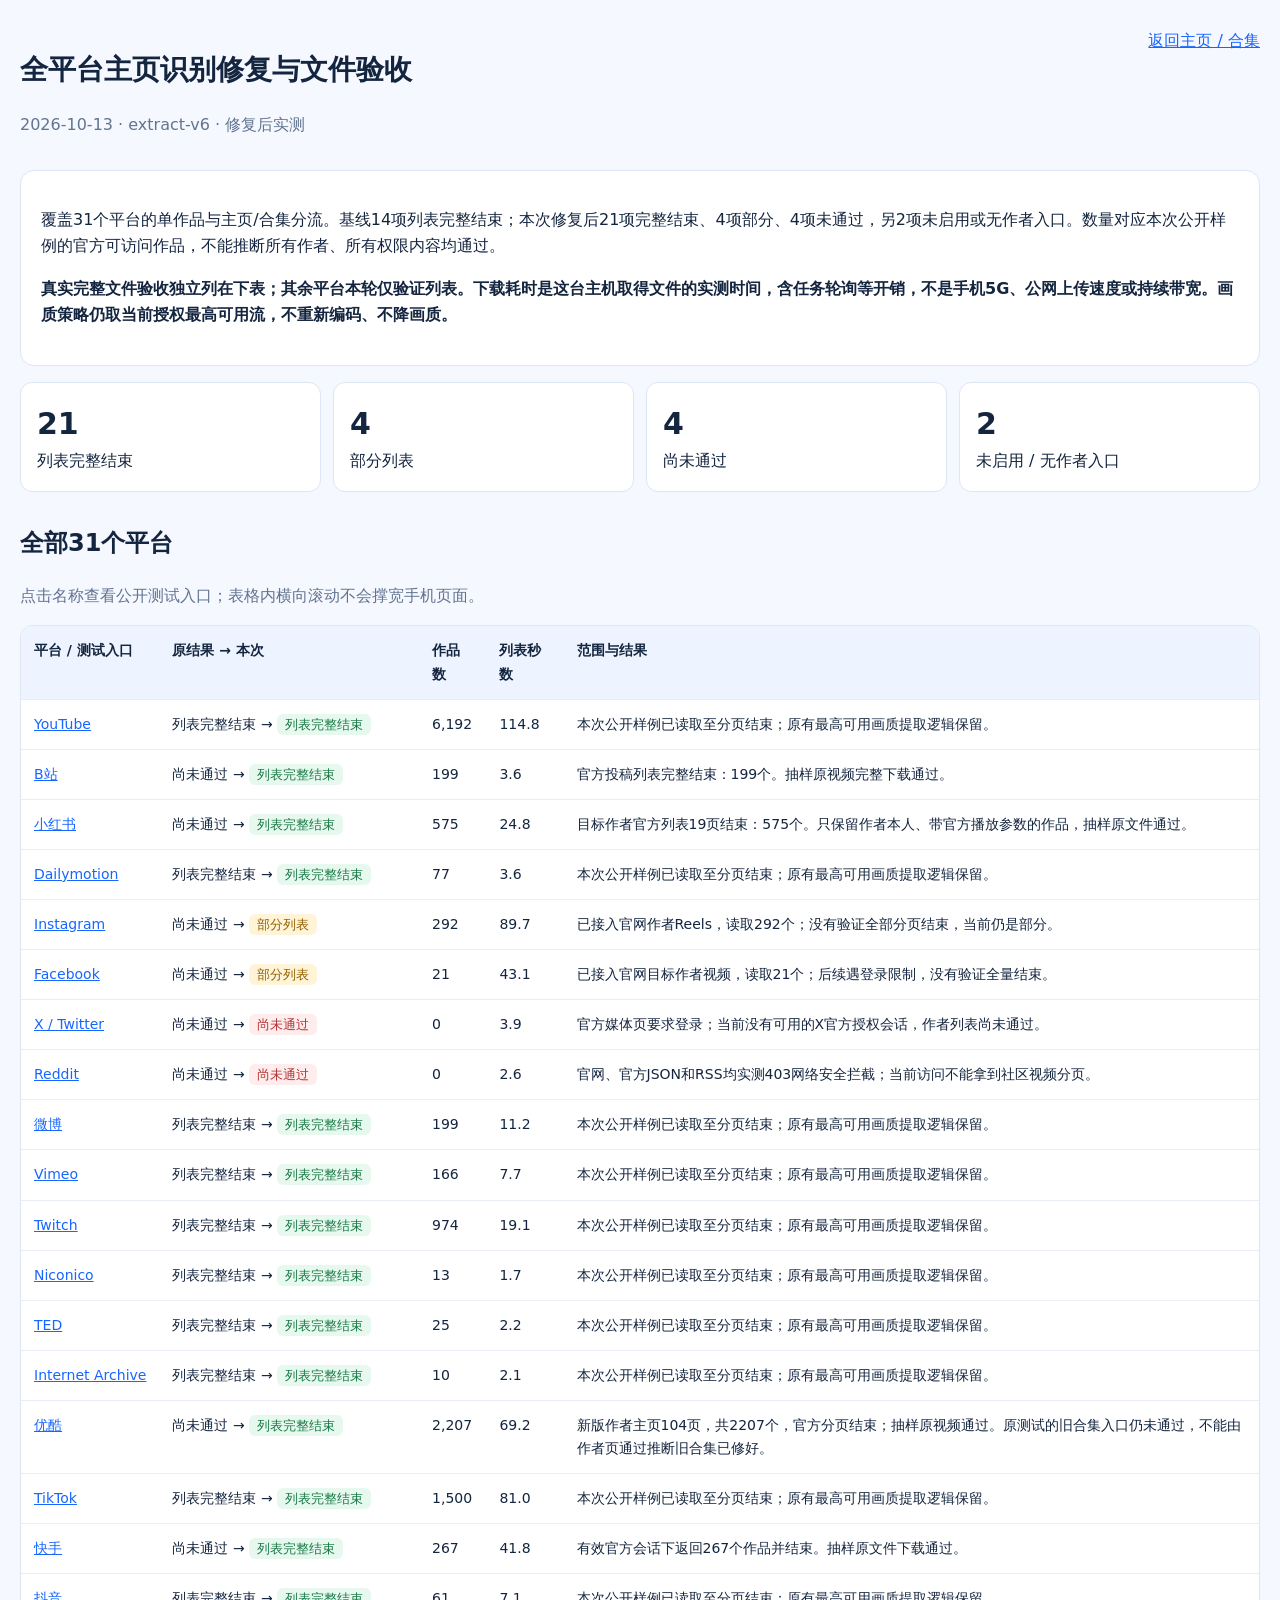
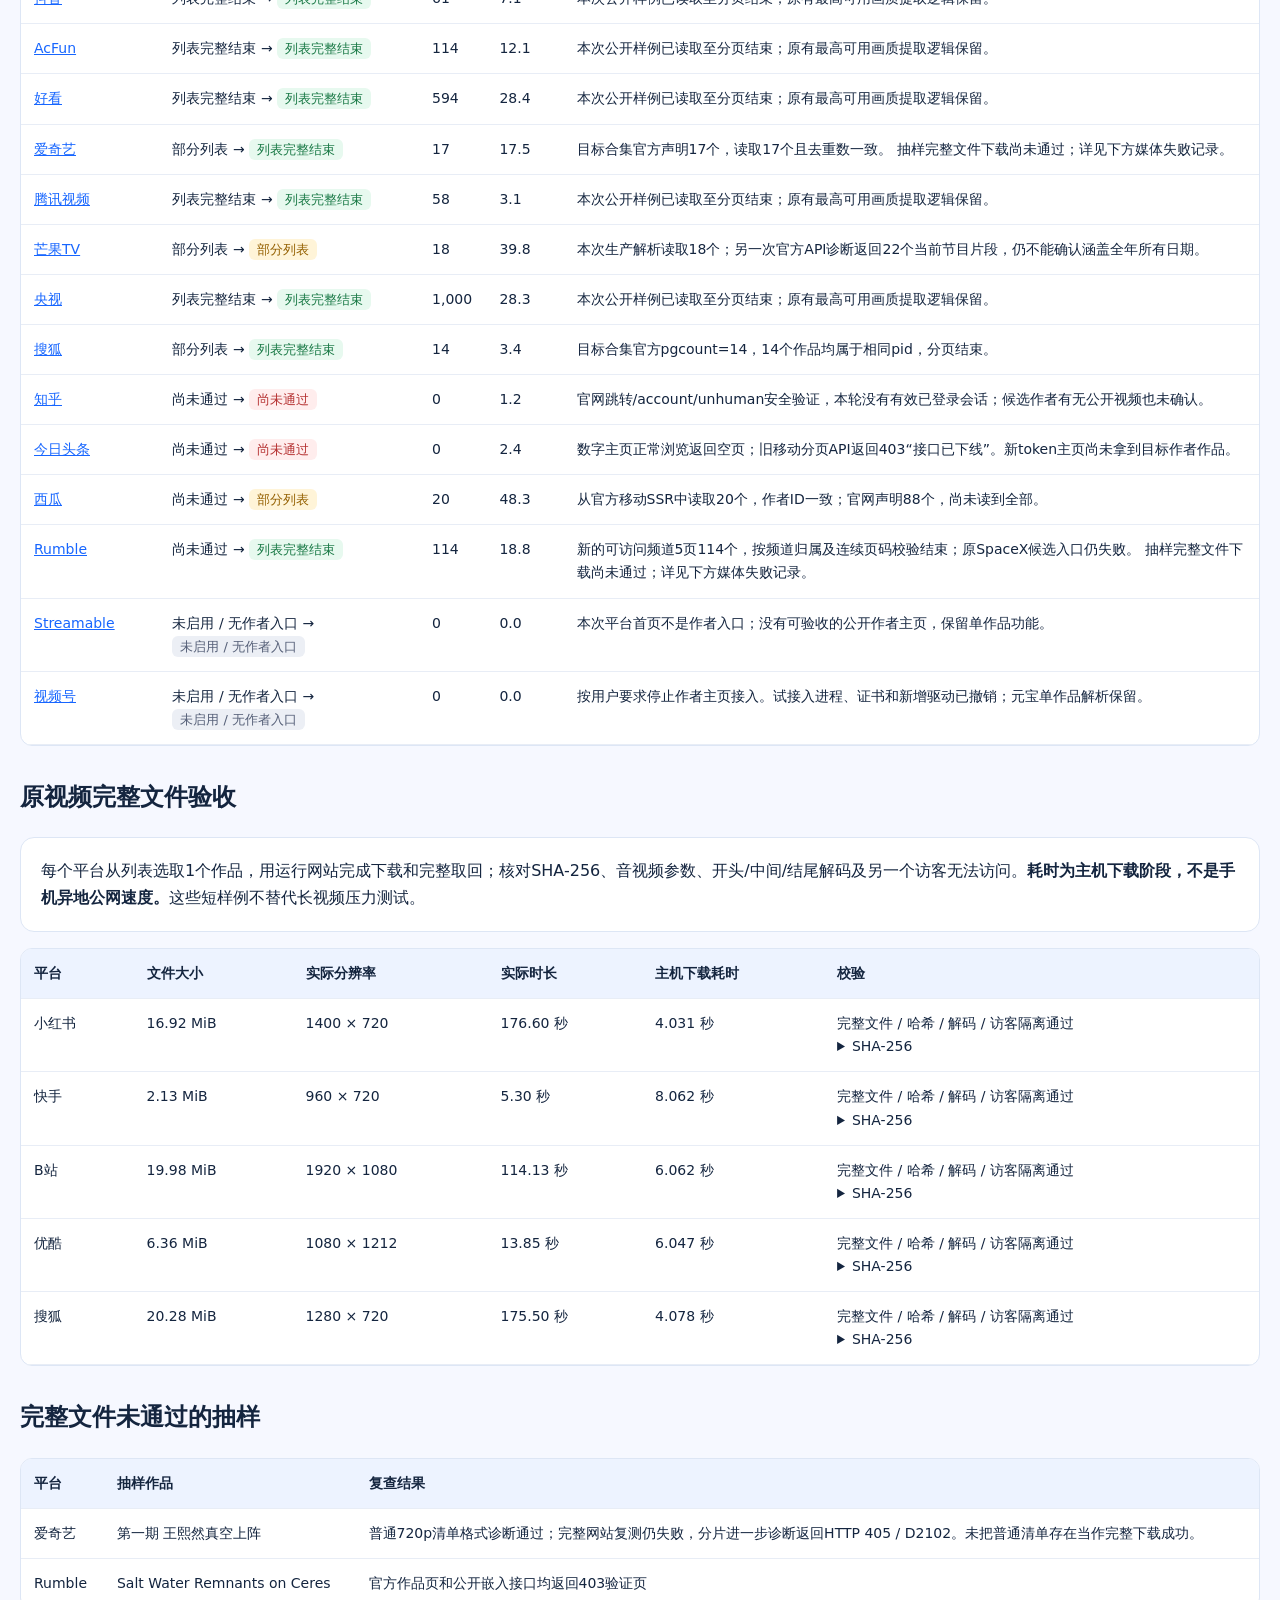
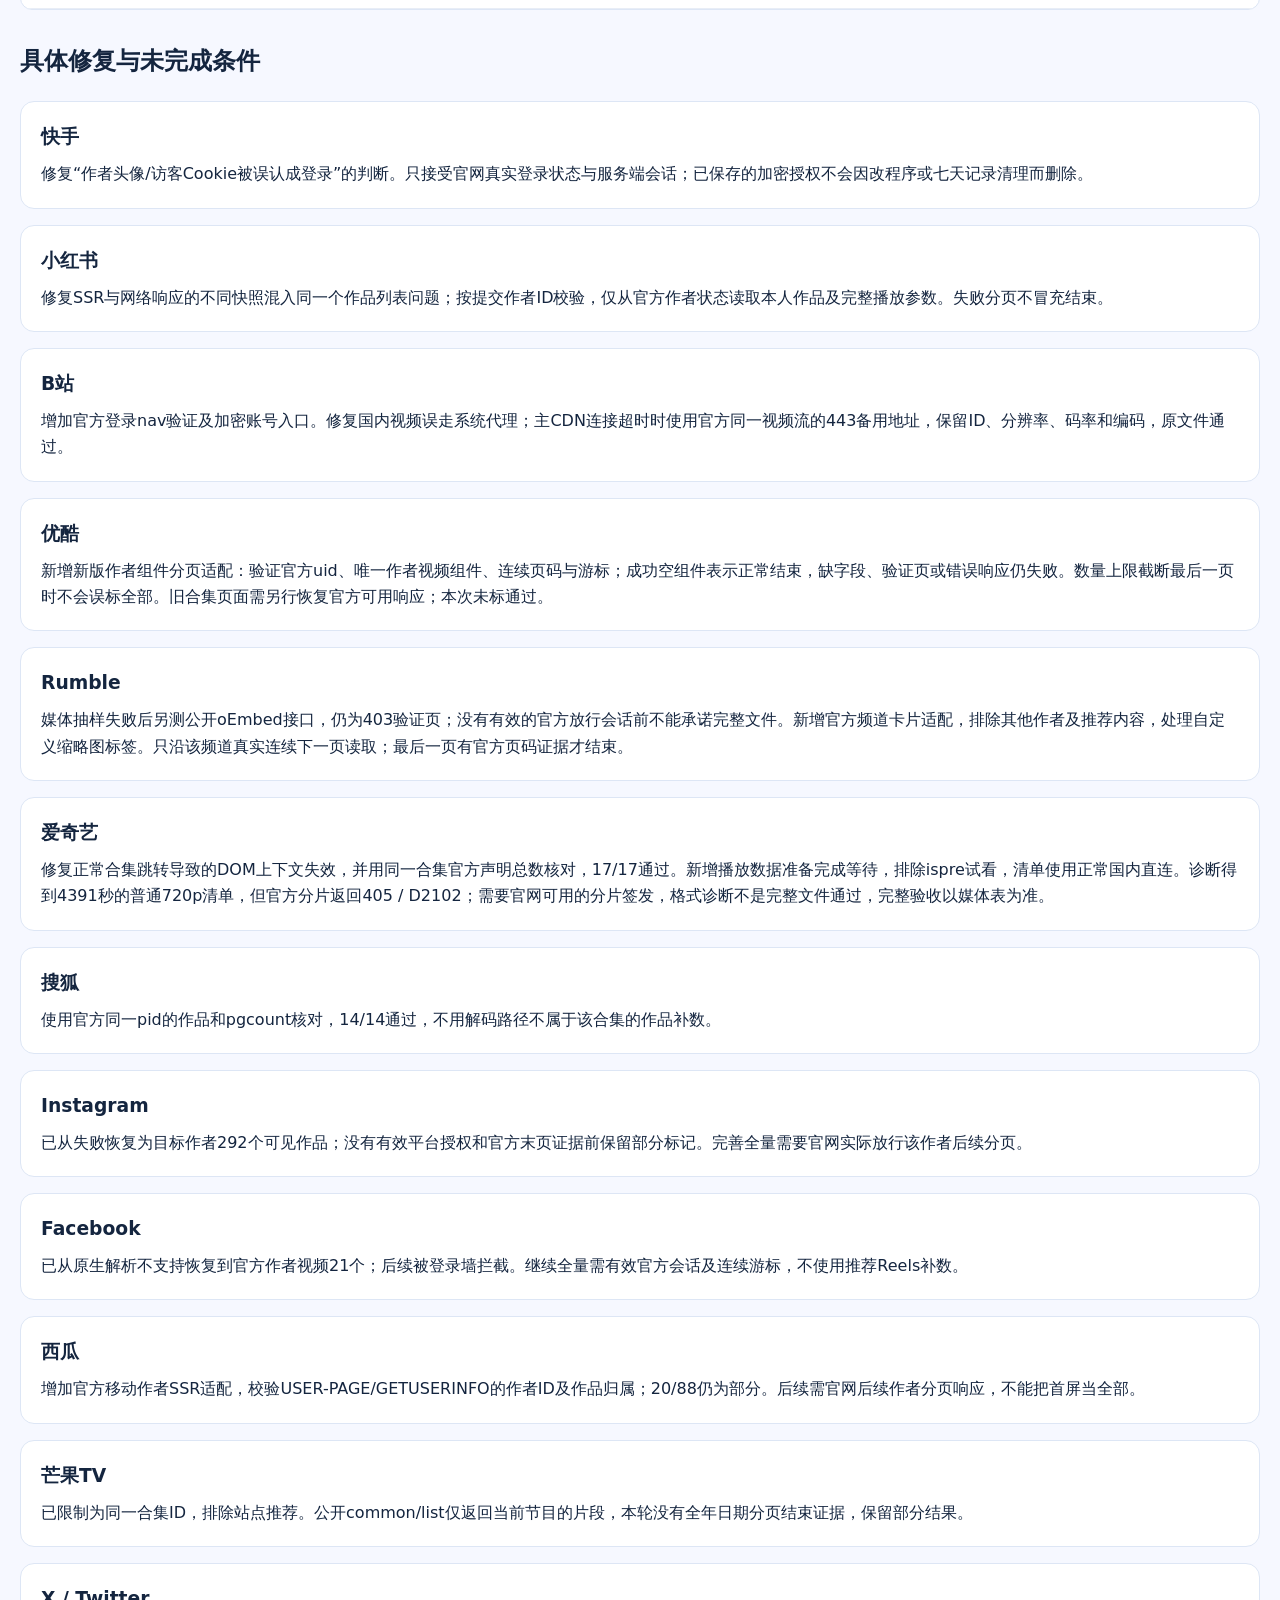
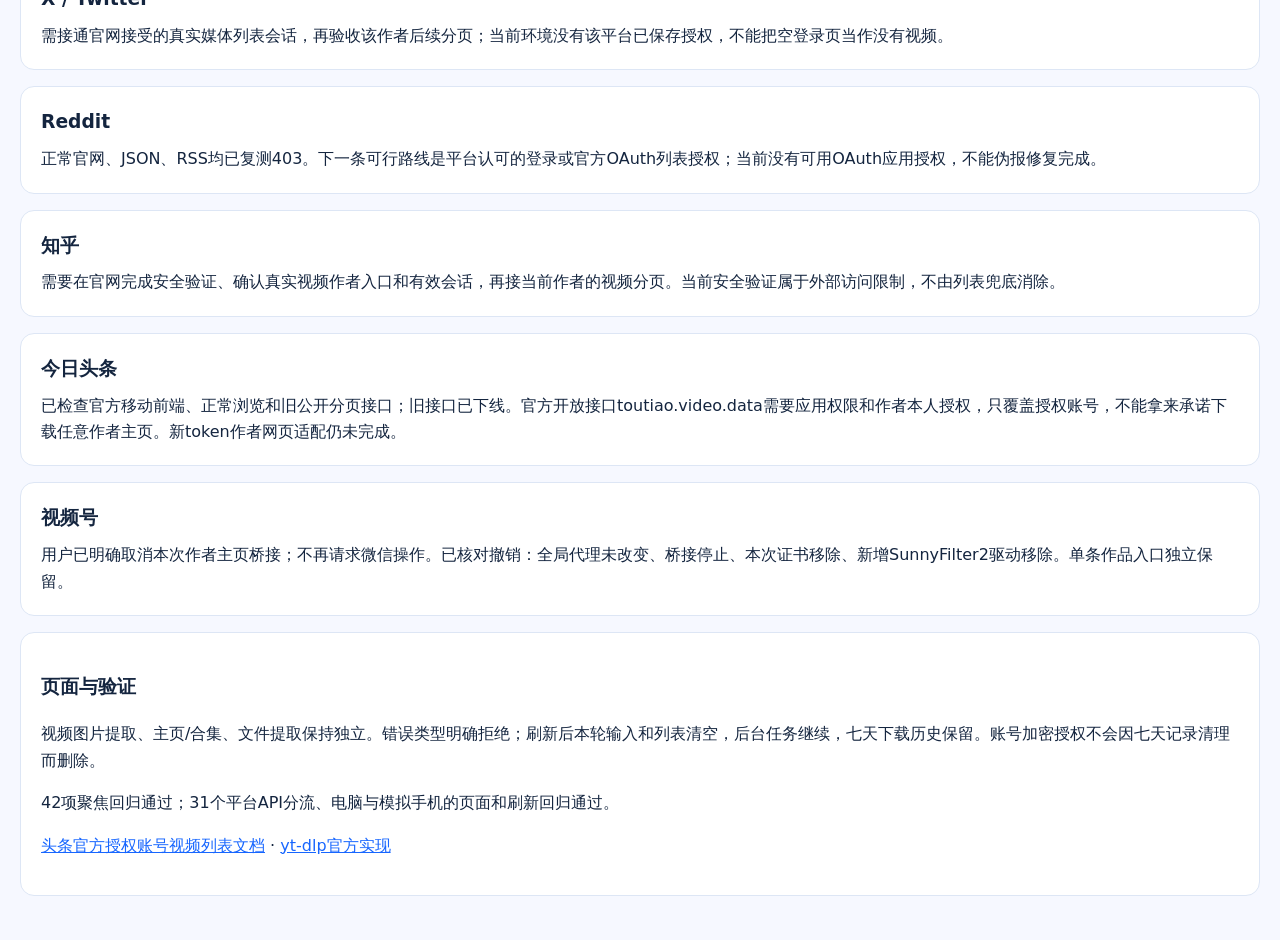
<file: web/static/homepage-verification-report.html>
<!doctype html><html lang="zh-CN"><head><meta charset="utf-8"><meta name="viewport" content="width=device-width,initial-scale=1"><title>全平台主页识别修复与文件验收</title><style>*{box-sizing:border-box}body{margin:0;background:#f6f8ff;color:#14253f;font:16px/1.65 system-ui,sans-serif}main{max-width:1280px;padding:28px 20px;margin:auto}h1{font-size:28px}h2{margin-top:32px}a{color:#1766ff}header{display:flex;justify-content:space-between;gap:20px}.box,article{border:1px solid #dde6f5;background:white;border-radius:14px;padding:20px;margin:16px 0}.metrics{display:grid;grid-template-columns:repeat(4,1fr);gap:12px}.metric{background:white;border:1px solid #dde6f5;padding:16px;border-radius:12px}.metric b{display:block;font-size:30px}.scroll{overflow:auto;background:white;border:1px solid #dde6f5;border-radius:12px}table{border-collapse:collapse;width:100%;min-width:900px}th,td{text-align:left;padding:13px;border-bottom:1px solid #e8edf6;font-size:14px;vertical-align:top}th{background:#edf3ff}td:first-child{white-space:nowrap}.pill{white-space:nowrap;font-size:13px;padding:3px 8px;border-radius:6px}.complete{background:#e7f9ef;color:#187845}.partial{background:#fff4d8;color:#946000}.failed{background:#ffeded;color:#b53131}.no-profile{background:#eceff5;color:#566078}.note{color:#627490}article h3{margin:0 0 8px}article p{margin:0}code{overflow-wrap:anywhere}details{max-width:240px}@media(max-width:650px){main{padding:18px 12px}h1{font-size:24px}.metrics{grid-template-columns:repeat(2,1fr)}header{flex-wrap:wrap}}</style></head><body><main><header><div><h1>全平台主页识别修复与文件验收</h1><p class="note">2026-10-13 · extract-v6 · 修复后实测</p></div><a href="/#profiles">返回主页 / 合集</a></header><div class="box"><p>覆盖31个平台的单作品与主页/合集分流。基线14项列表完整结束；本次修复后21项完整结束、4项部分、4项未通过，另2项未启用或无作者入口。数量对应本次公开样例的官方可访问作品，不能推断所有作者、所有权限内容均通过。</p><p><strong>真实完整文件验收独立列在下表；其余平台本轮仅验证列表。下载耗时是这台主机取得文件的实测时间，含任务轮询等开销，不是手机5G、公网上传速度或持续带宽。画质策略仍取当前授权最高可用流，不重新编码、不降画质。</strong></p></div><div class="metrics"><div class="metric"><b>21</b>列表完整结束</div><div class="metric"><b>4</b>部分列表</div><div class="metric"><b>4</b>尚未通过</div><div class="metric"><b>2</b>未启用 / 无作者入口</div></div><h2>全部31个平台</h2><p class="note">点击名称查看公开测试入口；表格内横向滚动不会撑宽手机页面。</p><div class="scroll"><table><thead><tr><th>平台 / 测试入口</th><th>原结果 → 本次</th><th>作品数</th><th>列表秒数</th><th>范围与结果</th></tr></thead><tbody><tr><td><a href="https://www.youtube.com/@NASA" target="_blank" rel="noopener noreferrer">YouTube</a></td><td>列表完整结束 → <span class="pill complete">列表完整结束</span></td><td>6,192</td><td>114.8</td><td>本次公开样例已读取至分页结束；原有最高可用画质提取逻辑保留。</td></tr><tr><td><a href="https://space.bilibili.com/313580179/video" target="_blank" rel="noopener noreferrer">B站</a></td><td>尚未通过 → <span class="pill complete">列表完整结束</span></td><td>199</td><td>3.6</td><td>官方投稿列表完整结束：199个。抽样原视频完整下载通过。</td></tr><tr><td><a href="https://www.xiaohongshu.com/user/profile/54e16b15e7798950f0506cba" target="_blank" rel="noopener noreferrer">小红书</a></td><td>尚未通过 → <span class="pill complete">列表完整结束</span></td><td>575</td><td>24.8</td><td>目标作者官方列表19页结束：575个。只保留作者本人、带官方播放参数的作品，抽样原文件通过。</td></tr><tr><td><a href="https://www.dailymotion.com/NASA" target="_blank" rel="noopener noreferrer">Dailymotion</a></td><td>列表完整结束 → <span class="pill complete">列表完整结束</span></td><td>77</td><td>3.6</td><td>本次公开样例已读取至分页结束；原有最高可用画质提取逻辑保留。</td></tr><tr><td><a href="https://www.instagram.com/nasa/reels/" target="_blank" rel="noopener noreferrer">Instagram</a></td><td>尚未通过 → <span class="pill partial">部分列表</span></td><td>292</td><td>89.7</td><td>已接入官网作者Reels，读取292个；没有验证全部分页结束，当前仍是部分。</td></tr><tr><td><a href="https://www.facebook.com/NASA/videos" target="_blank" rel="noopener noreferrer">Facebook</a></td><td>尚未通过 → <span class="pill partial">部分列表</span></td><td>21</td><td>43.1</td><td>已接入官网目标作者视频，读取21个；后续遇登录限制，没有验证全量结束。</td></tr><tr><td><a href="https://x.com/NASA/media" target="_blank" rel="noopener noreferrer">X / Twitter</a></td><td>尚未通过 → <span class="pill failed">尚未通过</span></td><td>0</td><td>3.9</td><td>官方媒体页要求登录；当前没有可用的X官方授权会话，作者列表尚未通过。</td></tr><tr><td><a href="https://www.reddit.com/r/NASA/" target="_blank" rel="noopener noreferrer">Reddit</a></td><td>尚未通过 → <span class="pill failed">尚未通过</span></td><td>0</td><td>2.6</td><td>官网、官方JSON和RSS均实测403网络安全拦截；当前访问不能拿到社区视频分页。</td></tr><tr><td><a href="https://weibo.com/u/2066652961?tabtype=video" target="_blank" rel="noopener noreferrer">微博</a></td><td>列表完整结束 → <span class="pill complete">列表完整结束</span></td><td>199</td><td>11.2</td><td>本次公开样例已读取至分页结束；原有最高可用画质提取逻辑保留。</td></tr><tr><td><a href="https://vimeo.com/nkistudio/videos" target="_blank" rel="noopener noreferrer">Vimeo</a></td><td>列表完整结束 → <span class="pill complete">列表完整结束</span></td><td>166</td><td>7.7</td><td>本次公开样例已读取至分页结束；原有最高可用画质提取逻辑保留。</td></tr><tr><td><a href="https://www.twitch.tv/spamfish/clips?filter=clips&amp;range=all" target="_blank" rel="noopener noreferrer">Twitch</a></td><td>列表完整结束 → <span class="pill complete">列表完整结束</span></td><td>974</td><td>19.1</td><td>本次公开样例已读取至分页结束；原有最高可用画质提取逻辑保留。</td></tr><tr><td><a href="https://www.nicovideo.jp/user/805442" target="_blank" rel="noopener noreferrer">Niconico</a></td><td>列表完整结束 → <span class="pill complete">列表完整结束</span></td><td>13</td><td>1.7</td><td>本次公开样例已读取至分页结束；原有最高可用画质提取逻辑保留。</td></tr><tr><td><a href="https://www.ted.com/playlists/171/the_most_popular_talks_of_all" target="_blank" rel="noopener noreferrer">TED</a></td><td>列表完整结束 → <span class="pill complete">列表完整结束</span></td><td>25</td><td>2.2</td><td>本次公开样例已读取至分页结束；原有最高可用画质提取逻辑保留。</td></tr><tr><td><a href="https://archive.org/details/Election_Ads" target="_blank" rel="noopener noreferrer">Internet Archive</a></td><td>列表完整结束 → <span class="pill complete">列表完整结束</span></td><td>10</td><td>2.1</td><td>本次公开样例已读取至分页结束；原有最高可用画质提取逻辑保留。</td></tr><tr><td><a href="https://www.youku.com/profile/index/?uid=UMTUzODYyNDg0" target="_blank" rel="noopener noreferrer">优酷</a></td><td>尚未通过 → <span class="pill complete">列表完整结束</span></td><td>2,207</td><td>69.2</td><td>新版作者主页104页，共2207个，官方分页结束；抽样原视频通过。原测试的旧合集入口仍未通过，不能由作者页通过推断旧合集已修好。</td></tr><tr><td><a href="https://www.tiktok.com/@tiktok" target="_blank" rel="noopener noreferrer">TikTok</a></td><td>列表完整结束 → <span class="pill complete">列表完整结束</span></td><td>1,500</td><td>81.0</td><td>本次公开样例已读取至分页结束；原有最高可用画质提取逻辑保留。</td></tr><tr><td><a href="https://www.kuaishou.com/profile/3xj2fdprs426jye" target="_blank" rel="noopener noreferrer">快手</a></td><td>尚未通过 → <span class="pill complete">列表完整结束</span></td><td>267</td><td>41.8</td><td>有效官方会话下返回267个作品并结束。抽样原文件下载通过。</td></tr><tr><td><a href="https://www.douyin.com/user/MS4wLjABAAAAMGbvNg3VHAxjCbJPV97b5tol-lcNOF2qHLR6DzXhqoc" target="_blank" rel="noopener noreferrer">抖音</a></td><td>列表完整结束 → <span class="pill complete">列表完整结束</span></td><td>61</td><td>7.1</td><td>本次公开样例已读取至分页结束；原有最高可用画质提取逻辑保留。</td></tr><tr><td><a href="https://www.acfun.cn/u/51246077" target="_blank" rel="noopener noreferrer">AcFun</a></td><td>列表完整结束 → <span class="pill complete">列表完整结束</span></td><td>114</td><td>12.1</td><td>本次公开样例已读取至分页结束；原有最高可用画质提取逻辑保留。</td></tr><tr><td><a href="https://haokan.baidu.com/author/1626515021141483" target="_blank" rel="noopener noreferrer">好看</a></td><td>列表完整结束 → <span class="pill complete">列表完整结束</span></td><td>594</td><td>28.4</td><td>本次公开样例已读取至分页结束；原有最高可用画质提取逻辑保留。</td></tr><tr><td><a href="https://www.iqiyi.com/a_19rrhbc6kt.html" target="_blank" rel="noopener noreferrer">爱奇艺</a></td><td>部分列表 → <span class="pill complete">列表完整结束</span></td><td>17</td><td>17.5</td><td>目标合集官方声明17个，读取17个且去重数一致。 抽样完整文件下载尚未通过；详见下方媒体失败记录。</td></tr><tr><td><a href="https://v.qq.com/x/cover/7ce5noezvafma27.html" target="_blank" rel="noopener noreferrer">腾讯视频</a></td><td>列表完整结束 → <span class="pill complete">列表完整结束</span></td><td>58</td><td>3.1</td><td>本次公开样例已读取至分页结束；原有最高可用画质提取逻辑保留。</td></tr><tr><td><a href="https://www.mgtv.com/h/820874.html" target="_blank" rel="noopener noreferrer">芒果TV</a></td><td>部分列表 → <span class="pill partial">部分列表</span></td><td>18</td><td>39.8</td><td>本次生产解析读取18个；另一次官方API诊断返回22个当前节目片段，仍不能确认涵盖全年所有日期。</td></tr><tr><td><a href="https://tv.cctv.com/lm/kjzg/index.shtml" target="_blank" rel="noopener noreferrer">央视</a></td><td>列表完整结束 → <span class="pill complete">列表完整结束</span></td><td>1,000</td><td>28.3</td><td>本次公开样例已读取至分页结束；原有最高可用画质提取逻辑保留。</td></tr><tr><td><a href="https://my.tv.sohu.com/pl/9513144/index.shtml" target="_blank" rel="noopener noreferrer">搜狐</a></td><td>部分列表 → <span class="pill complete">列表完整结束</span></td><td>14</td><td>3.4</td><td>目标合集官方pgcount=14，14个作品均属于相同pid，分页结束。</td></tr><tr><td><a href="https://www.zhihu.com/people/nasa" target="_blank" rel="noopener noreferrer">知乎</a></td><td>尚未通过 → <span class="pill failed">尚未通过</span></td><td>0</td><td>1.2</td><td>官网跳转/account/unhuman安全验证，本轮没有有效已登录会话；候选作者有无公开视频也未确认。</td></tr><tr><td><a href="https://www.toutiao.com/c/user/50502346296/" target="_blank" rel="noopener noreferrer">今日头条</a></td><td>尚未通过 → <span class="pill failed">尚未通过</span></td><td>0</td><td>2.4</td><td>数字主页正常浏览返回空页；旧移动分页API返回403“接口已下线”。新token主页尚未拿到目标作者作品。</td></tr><tr><td><a href="https://www.ixigua.com/home/50502346296" target="_blank" rel="noopener noreferrer">西瓜</a></td><td>尚未通过 → <span class="pill partial">部分列表</span></td><td>20</td><td>48.3</td><td>从官方移动SSR中读取20个，作者ID一致；官网声明88个，尚未读到全部。</td></tr><tr><td><a href="https://rumble.com/c/NASASpaceAdministration" target="_blank" rel="noopener noreferrer">Rumble</a></td><td>尚未通过 → <span class="pill complete">列表完整结束</span></td><td>114</td><td>18.8</td><td>新的可访问频道5页114个，按频道归属及连续页码校验结束；原SpaceX候选入口仍失败。 抽样完整文件下载尚未通过；详见下方媒体失败记录。</td></tr><tr><td><a href="https://streamable.com/" target="_blank" rel="noopener noreferrer">Streamable</a></td><td>未启用 / 无作者入口 → <span class="pill no-profile">未启用 / 无作者入口</span></td><td>0</td><td>0.0</td><td>本次平台首页不是作者入口；没有可验收的公开作者主页，保留单作品功能。</td></tr><tr><td><a href="https://channels.weixin.qq.com/" target="_blank" rel="noopener noreferrer">视频号</a></td><td>未启用 / 无作者入口 → <span class="pill no-profile">未启用 / 无作者入口</span></td><td>0</td><td>0.0</td><td>按用户要求停止作者主页接入。试接入进程、证书和新增驱动已撤销；元宝单作品解析保留。</td></tr></tbody></table></div><h2>原视频完整文件验收</h2><div class="box">每个平台从列表选取1个作品，用运行网站完成下载和完整取回；核对SHA-256、音视频参数、开头/中间/结尾解码及另一个访客无法访问。<strong>耗时为主机下载阶段，不是手机异地公网速度。</strong>这些短样例不替代长视频压力测试。</div><div class="scroll"><table><thead><tr><th>平台</th><th>文件大小</th><th>实际分辨率</th><th>实际时长</th><th>主机下载耗时</th><th>校验</th></tr></thead><tbody><tr><td>小红书</td><td>16.92 MiB</td><td>1400 × 720</td><td>176.60 秒</td><td>4.031 秒</td><td>完整文件 / 哈希 / 解码 / 访客隔离通过<details><summary>SHA-256</summary><code>6883353905af40b141e5eb8bdb1da604faf0e6030e508c1ac89093d8706de653</code></details></td></tr><tr><td>快手</td><td>2.13 MiB</td><td>960 × 720</td><td>5.30 秒</td><td>8.062 秒</td><td>完整文件 / 哈希 / 解码 / 访客隔离通过<details><summary>SHA-256</summary><code>5ea8a8b71b2bde29c772031416d8ed4b3138783d1e2b5cbff6d7f32916159489</code></details></td></tr><tr><td>B站</td><td>19.98 MiB</td><td>1920 × 1080</td><td>114.13 秒</td><td>6.062 秒</td><td>完整文件 / 哈希 / 解码 / 访客隔离通过<details><summary>SHA-256</summary><code>7f293c5fa238a9f352d5e3d93db306685f2ae99e0aa3269e3963112fa4953e7c</code></details></td></tr><tr><td>优酷</td><td>6.36 MiB</td><td>1080 × 1212</td><td>13.85 秒</td><td>6.047 秒</td><td>完整文件 / 哈希 / 解码 / 访客隔离通过<details><summary>SHA-256</summary><code>00acd03b71386a1a3b8f9cc213760649fd5e53009e84fcddb03591731db18c7e</code></details></td></tr><tr><td>搜狐</td><td>20.28 MiB</td><td>1280 × 720</td><td>175.50 秒</td><td>4.078 秒</td><td>完整文件 / 哈希 / 解码 / 访客隔离通过<details><summary>SHA-256</summary><code>c135e88d785cf0a1892ff4b41084de6c5a7c09e38ac3edca69788c80261951e3</code></details></td></tr></tbody></table></div><h2>完整文件未通过的抽样</h2><div class="scroll"><table><thead><tr><th>平台</th><th>抽样作品</th><th>复查结果</th></tr></thead><tbody><tr><td>爱奇艺</td><td>第一期 王熙然真空上阵</td><td>普通720p清单格式诊断通过；完整网站复测仍失败，分片进一步诊断返回HTTP 405 / D2102。未把普通清单存在当作完整下载成功。</td></tr><tr><td>Rumble</td><td>Salt Water Remnants on Ceres</td><td>官方作品页和公开嵌入接口均返回403验证页</td></tr></tbody></table></div><h2>具体修复与未完成条件</h2><article><h3>快手</h3><p>修复“作者头像/访客Cookie被误认成登录”的判断。只接受官网真实登录状态与服务端会话；已保存的加密授权不会因改程序或七天记录清理而删除。</p></article><article><h3>小红书</h3><p>修复SSR与网络响应的不同快照混入同一个作品列表问题；按提交作者ID校验，仅从官方作者状态读取本人作品及完整播放参数。失败分页不冒充结束。</p></article><article><h3>B站</h3><p>增加官方登录nav验证及加密账号入口。修复国内视频误走系统代理；主CDN连接超时时使用官方同一视频流的443备用地址，保留ID、分辨率、码率和编码，原文件通过。</p></article><article><h3>优酷</h3><p>新增新版作者组件分页适配：验证官方uid、唯一作者视频组件、连续页码与游标；成功空组件表示正常结束，缺字段、验证页或错误响应仍失败。数量上限截断最后一页时不会误标全部。旧合集页面需另行恢复官方可用响应；本次未标通过。</p></article><article><h3>Rumble</h3><p>媒体抽样失败后另测公开oEmbed接口，仍为403验证页；没有有效的官方放行会话前不能承诺完整文件。新增官方频道卡片适配，排除其他作者及推荐内容，处理自定义缩略图标签。只沿该频道真实连续下一页读取；最后一页有官方页码证据才结束。</p></article><article><h3>爱奇艺</h3><p>修复正常合集跳转导致的DOM上下文失效，并用同一合集官方声明总数核对，17/17通过。新增播放数据准备完成等待，排除ispre试看，清单使用正常国内直连。诊断得到4391秒的普通720p清单，但官方分片返回405 / D2102；需要官网可用的分片签发，格式诊断不是完整文件通过，完整验收以媒体表为准。</p></article><article><h3>搜狐</h3><p>使用官方同一pid的作品和pgcount核对，14/14通过，不用解码路径不属于该合集的作品补数。</p></article><article><h3>Instagram</h3><p>已从失败恢复为目标作者292个可见作品；没有有效平台授权和官方末页证据前保留部分标记。完善全量需要官网实际放行该作者后续分页。</p></article><article><h3>Facebook</h3><p>已从原生解析不支持恢复到官方作者视频21个；后续被登录墙拦截。继续全量需有效官方会话及连续游标，不使用推荐Reels补数。</p></article><article><h3>西瓜</h3><p>增加官方移动作者SSR适配，校验USER-PAGE/GETUSERINFO的作者ID及作品归属；20/88仍为部分。后续需官网后续作者分页响应，不能把首屏当全部。</p></article><article><h3>芒果TV</h3><p>已限制为同一合集ID，排除站点推荐。公开common/list仅返回当前节目的片段，本轮没有全年日期分页结束证据，保留部分结果。</p></article><article><h3>X / Twitter</h3><p>需接通官网接受的真实媒体列表会话，再验收该作者后续分页；当前环境没有该平台已保存授权，不能把空登录页当作没有视频。</p></article><article><h3>Reddit</h3><p>正常官网、JSON、RSS均已复测403。下一条可行路线是平台认可的登录或官方OAuth列表授权；当前没有可用OAuth应用授权，不能伪报修复完成。</p></article><article><h3>知乎</h3><p>需要在官网完成安全验证、确认真实视频作者入口和有效会话，再接当前作者的视频分页。当前安全验证属于外部访问限制，不由列表兜底消除。</p></article><article><h3>今日头条</h3><p>已检查官方移动前端、正常浏览和旧公开分页接口；旧接口已下线。官方开放接口toutiao.video.data需要应用权限和作者本人授权，只覆盖授权账号，不能拿来承诺下载任意作者主页。新token作者网页适配仍未完成。</p></article><article><h3>视频号</h3><p>用户已明确取消本次作者主页桥接；不再请求微信操作。已核对撤销：全局代理未改变、桥接停止、本次证书移除、新增SunnyFilter2驱动移除。单条作品入口独立保留。</p></article><div class="box"><h3>页面与验证</h3><p>视频图片提取、主页/合集、文件提取保持独立。错误类型明确拒绝；刷新后本轮输入和列表清空，后台任务继续，七天下载历史保留。账号加密授权不会因七天记录清理而删除。</p><p>42项聚焦回归通过；31个平台API分流、电脑与模拟手机的页面和刷新回归通过。</p><p><a href="https://open.douyin.com/platform/resource/docs/openapi/video-management/toutiao/search-video/account-video-list/">头条官方授权账号视频列表文档</a> · <a href="https://github.com/yt-dlp/yt-dlp">yt-dlp官方实现</a></p></div></main></body></html>
</file>
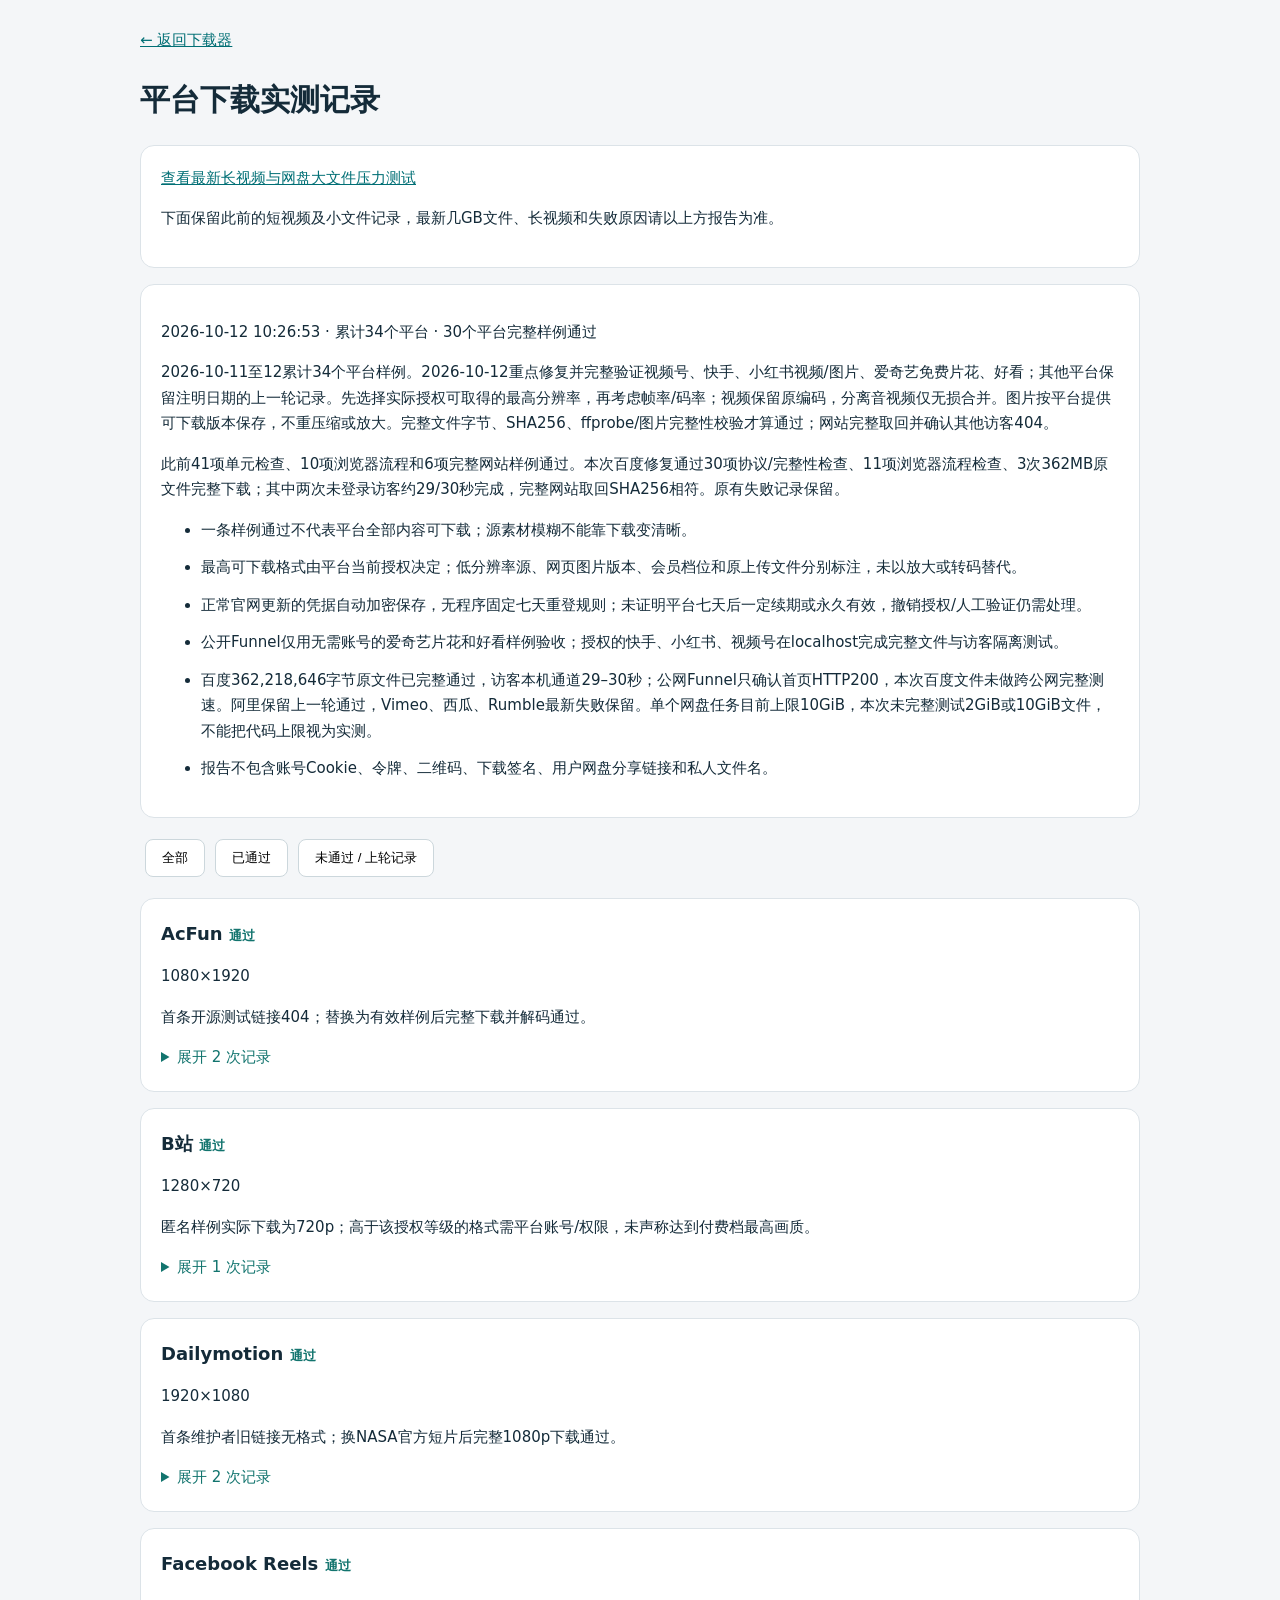
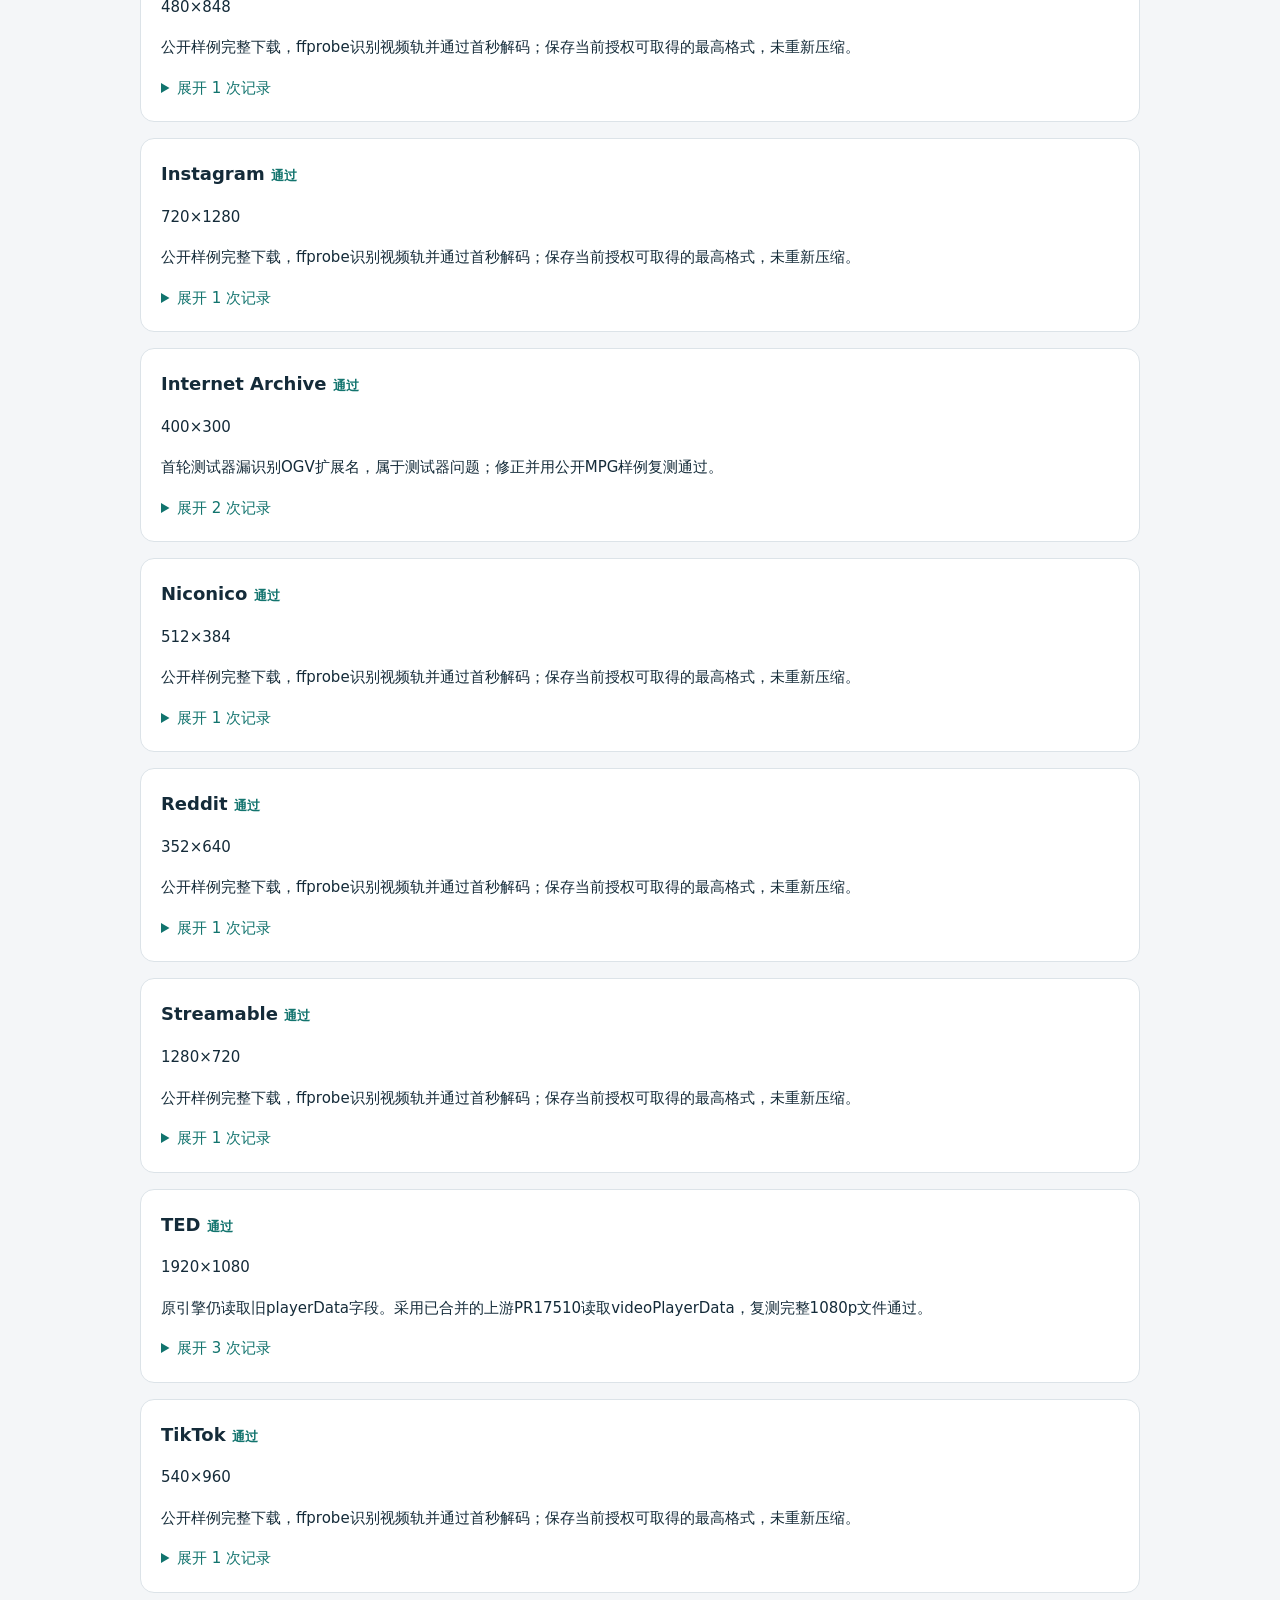
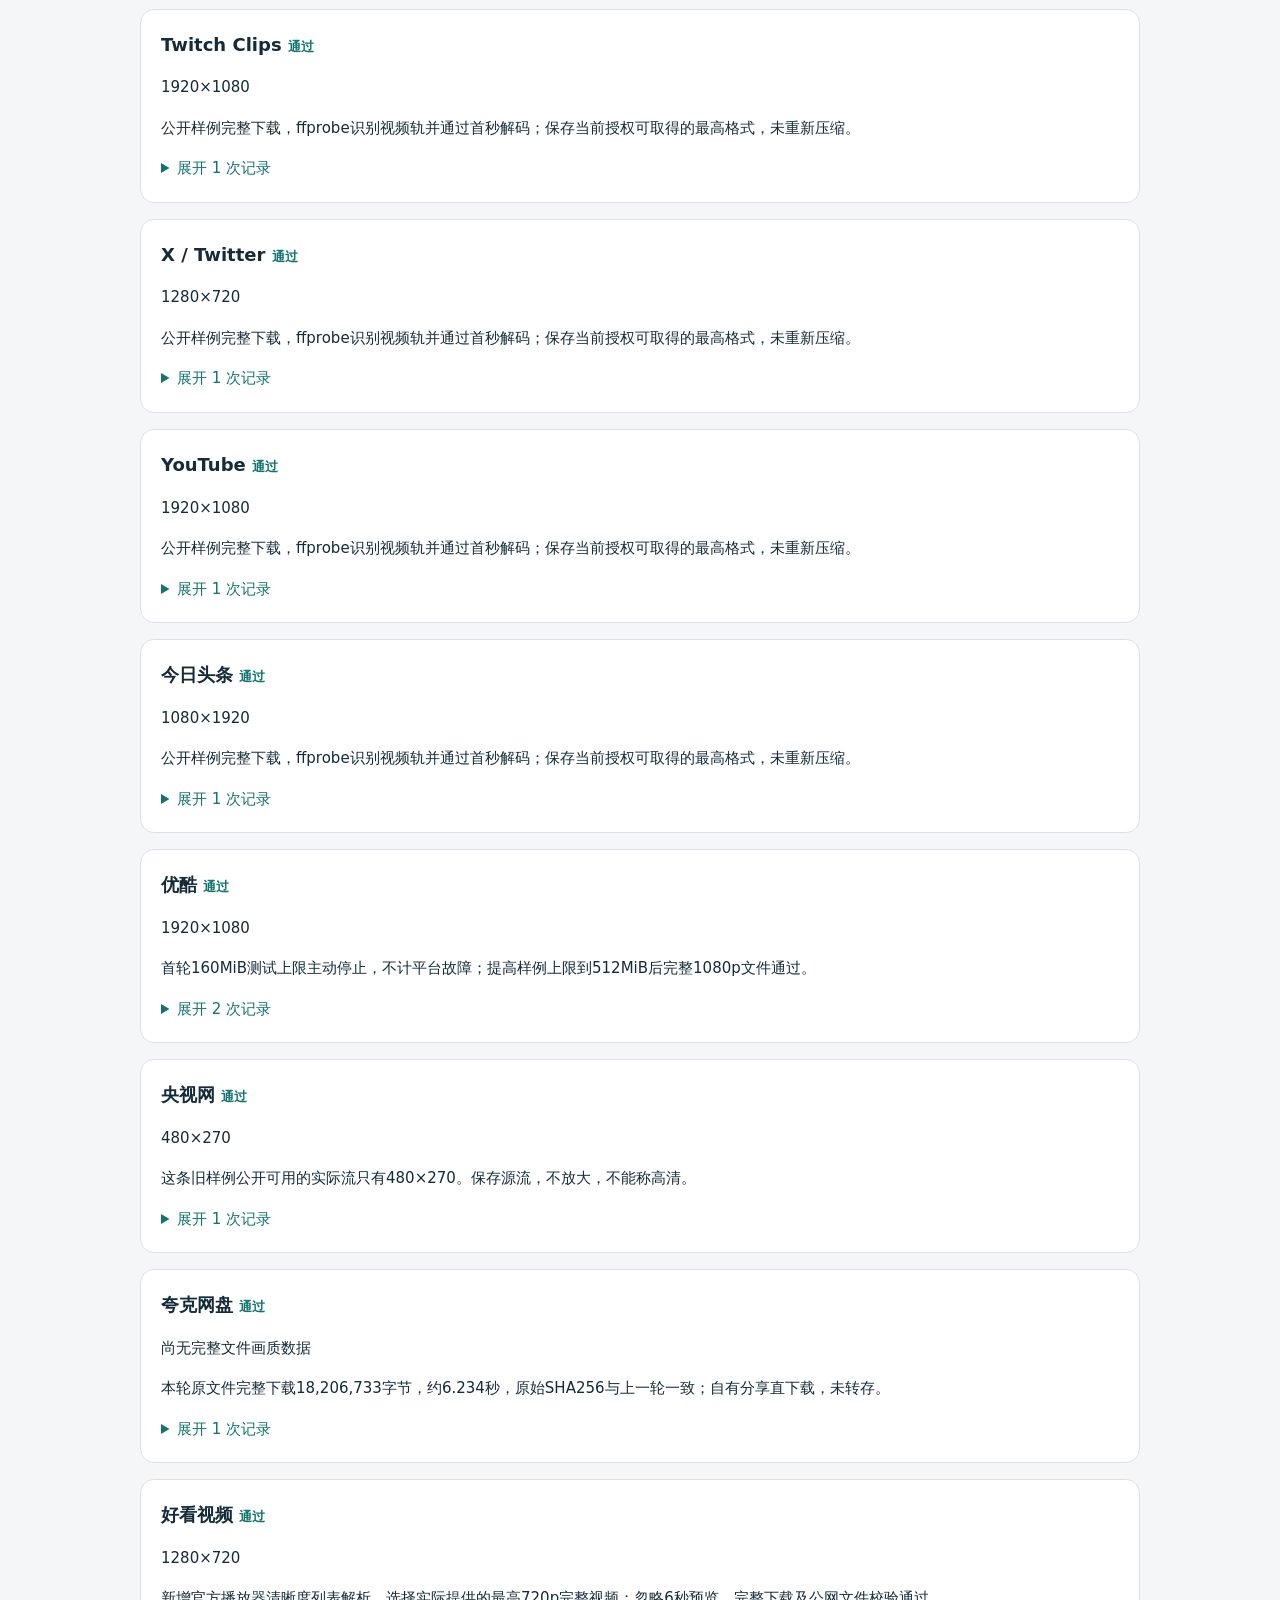
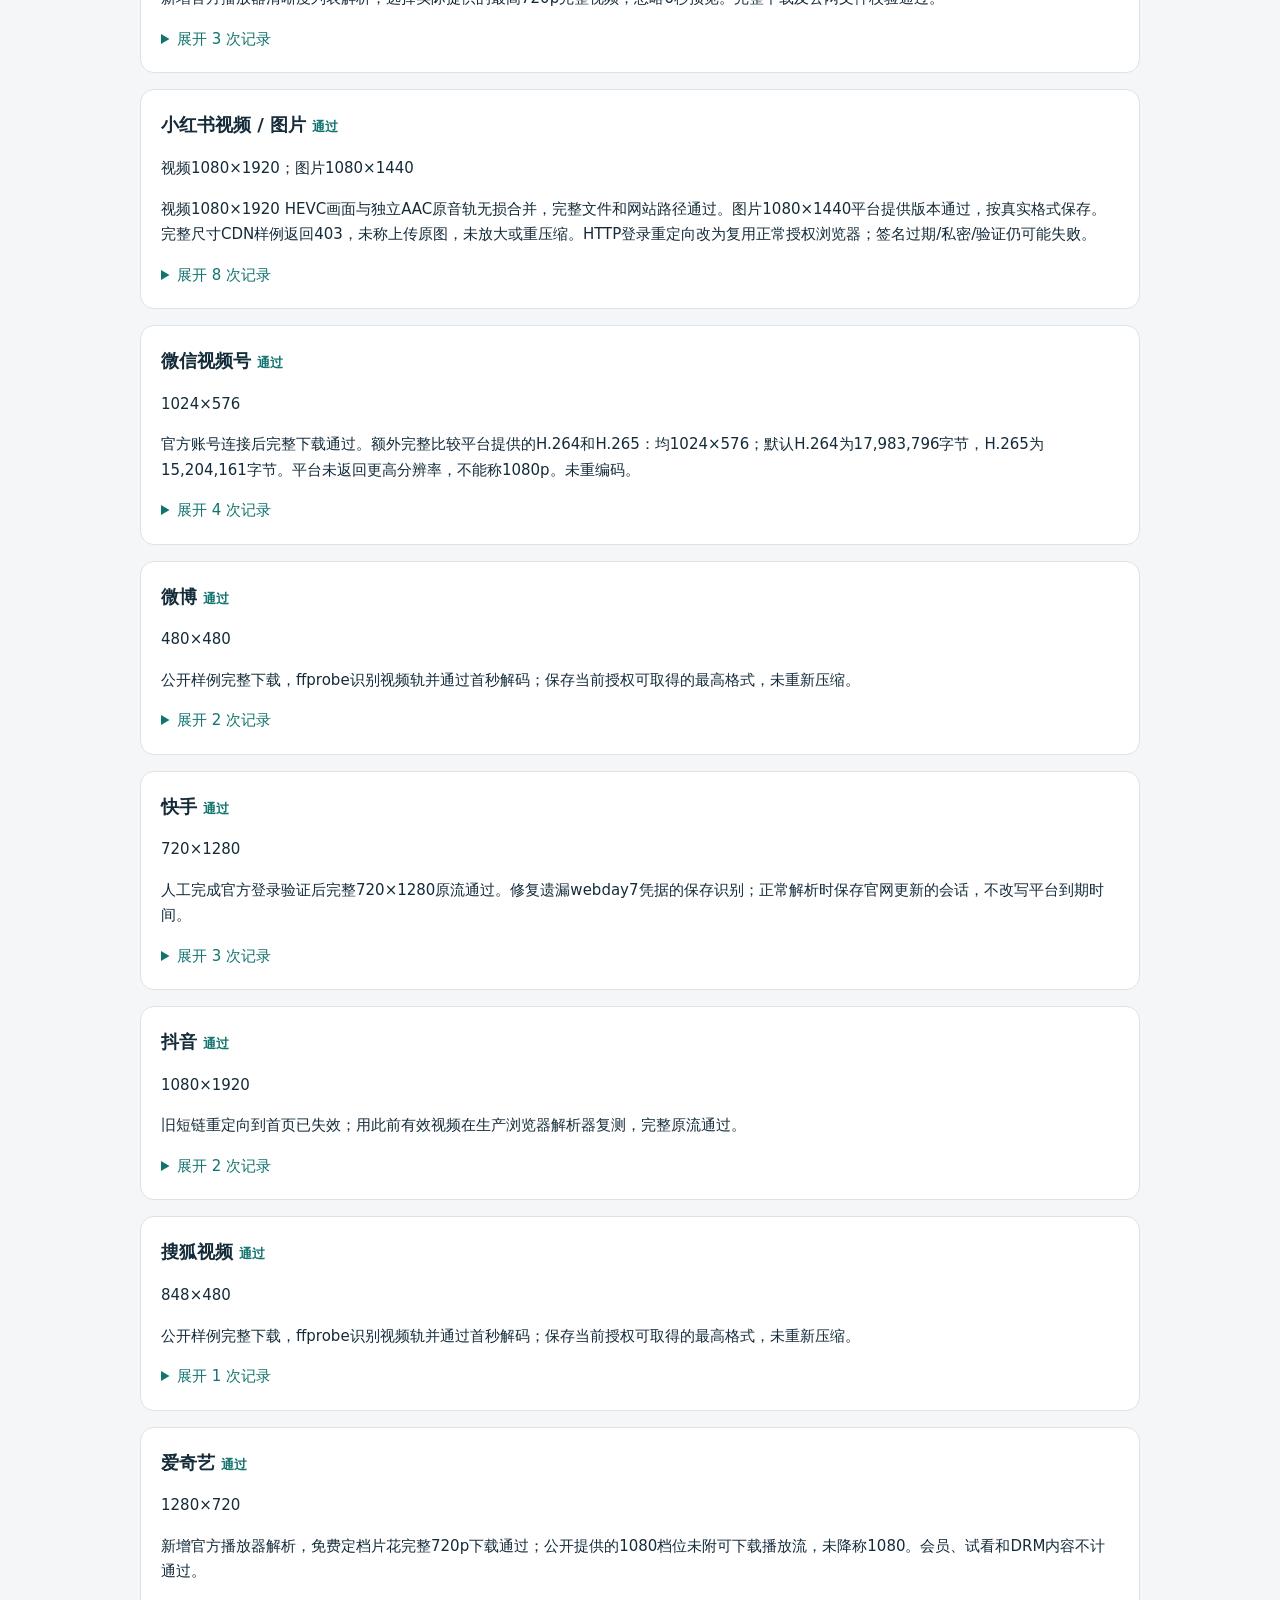
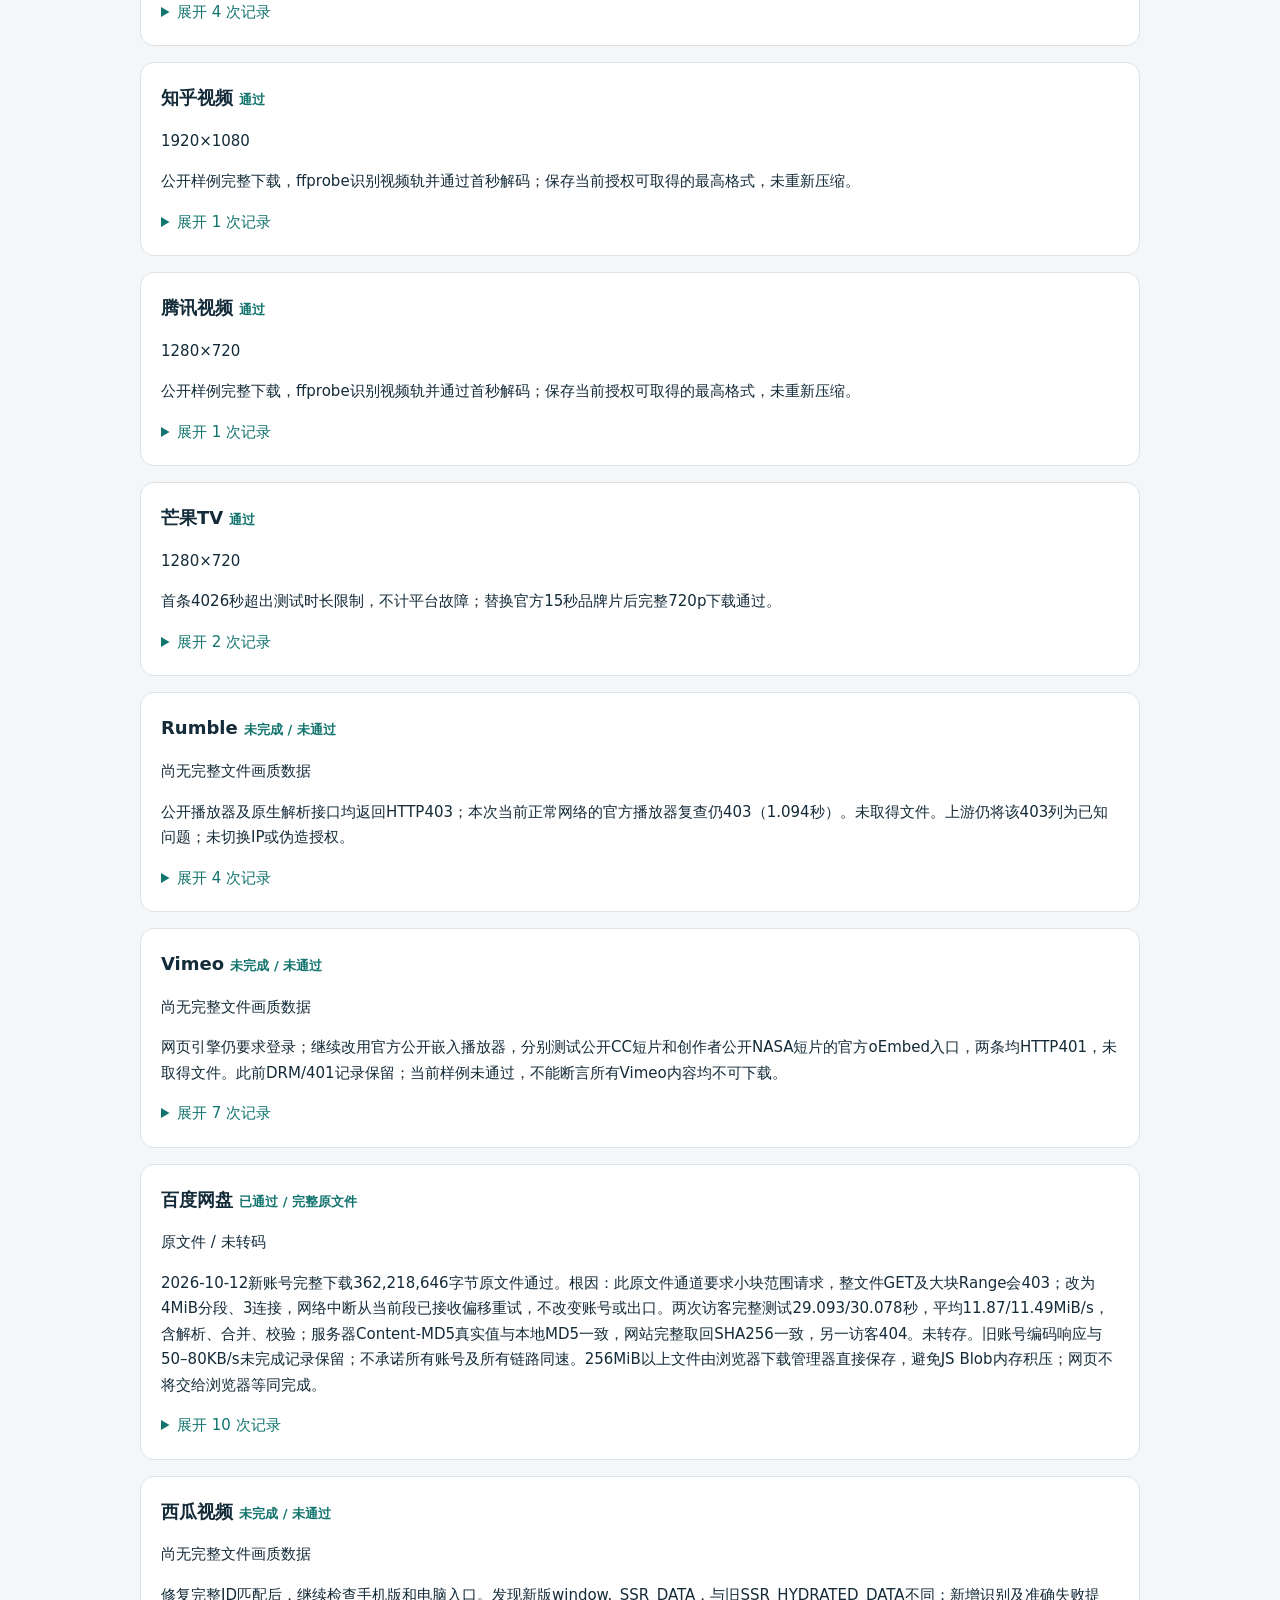
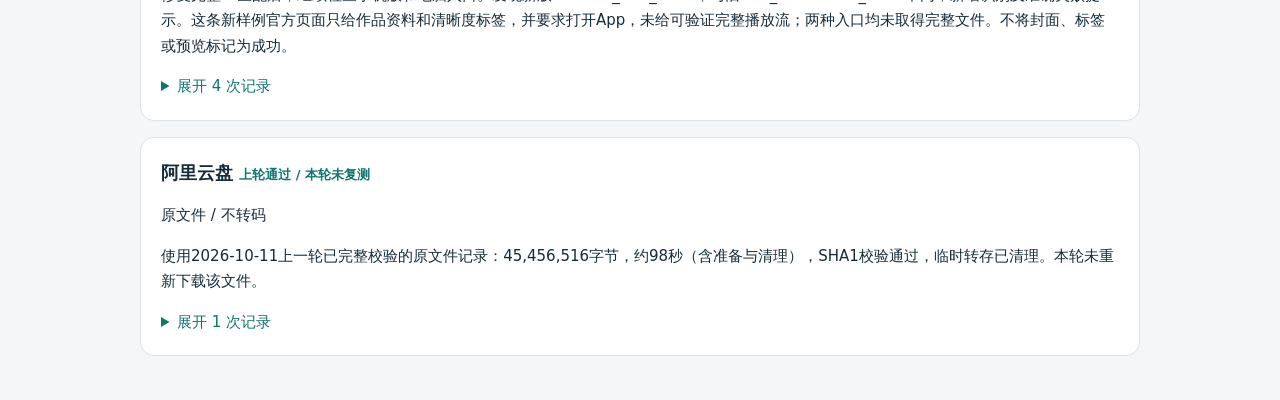
<file: web/static/platform-test-report.html>
<!doctype html><html lang="zh-CN"><meta charset="utf-8"><meta name="viewport" content="width=device-width,initial-scale=1"><title>平台下载实测记录</title><style>body{font:15px/1.7 system-ui;background:#f4f6f8;color:#142b39;margin:0}main{max-width:1000px;padding:28px 18px;margin:auto}article,.intro{background:white;border:1px solid #dce3e8;border-radius:14px;padding:20px;margin:16px 0}h2{font-size:18px;margin:0}h2 span{font-size:13px;color:#12746e}button{padding:9px 16px;border:1px solid #ccd7dc;background:white;border-radius:8px;cursor:pointer;margin:5px}code{word-break:break-all;font-size:12px}li{margin:12px 0}summary{cursor:pointer;color:#12746e}a{color:#006f75}[hidden]{display:none!important}</style><main><a href="/">← 返回下载器</a><h1>平台下载实测记录</h1><div class="intro"><a href="/download-stress-report.html">查看最新长视频与网盘大文件压力测试</a><p>下面保留此前的短视频及小文件记录，最新几GB文件、长视频和失败原因请以上方报告为准。</p></div><div class="intro"><p>2026-10-12 10:26:53 · 累计34个平台 · 30个平台完整样例通过</p><p>2026-10-11至12累计34个平台样例。2026-10-12重点修复并完整验证视频号、快手、小红书视频/图片、爱奇艺免费片花、好看；其他平台保留注明日期的上一轮记录。先选择实际授权可取得的最高分辨率，再考虑帧率/码率；视频保留原编码，分离音视频仅无损合并。图片按平台提供可下载版本保存，不重压缩或放大。完整文件字节、SHA256、ffprobe/图片完整性校验才算通过；网站完整取回并确认其他访客404。</p><p>此前41项单元检查、10项浏览器流程和6项完整网站样例通过。本次百度修复通过30项协议/完整性检查、11项浏览器流程检查、3次362MB原文件完整下载；其中两次未登录访客约29/30秒完成，完整网站取回SHA256相符。原有失败记录保留。</p><ul><li>一条样例通过不代表平台全部内容可下载；源素材模糊不能靠下载变清晰。</li><li>最高可下载格式由平台当前授权决定；低分辨率源、网页图片版本、会员档位和原上传文件分别标注，未以放大或转码替代。</li><li>正常官网更新的凭据自动加密保存，无程序固定七天重登规则；未证明平台七天后一定续期或永久有效，撤销授权/人工验证仍需处理。</li><li>公开Funnel仅用无需账号的爱奇艺片花和好看样例验收；授权的快手、小红书、视频号在localhost完成完整文件与访客隔离测试。</li><li>百度362,218,646字节原文件已完整通过，访客本机通道29–30秒；公网Funnel只确认首页HTTP200，本次百度文件未做跨公网完整测速。阿里保留上一轮通过，Vimeo、西瓜、Rumble最新失败保留。单个网盘任务目前上限10GiB，本次未完整测试2GiB或10GiB文件，不能把代码上限视为实测。</li><li>报告不包含账号Cookie、令牌、二维码、下载签名、用户网盘分享链接和私人文件名。</li></ul></div><nav><button onclick="filter('all')">全部</button><button onclick="filter('pass')">已通过</button><button onclick="filter('fail')">未通过 / 上轮记录</button></nav><article data-state="pass"><h2>AcFun <span>通过</span></h2><p>1080×1920</p><p>首条开源测试链接404；替换为有效样例后完整下载并解码通过。</p><details><summary>展开 2 次记录</summary><ul><li><strong>acfun</strong> · not_completed ·  · 1.093 秒<p>ERROR: [AcFunVideo] 35468952_2: Unable to download webpage: HTTP Error 404: Not Found (caused by &lt;HTTPError 404: Not Found&gt;)</p></li><li><strong>acfun-retest</strong> · downloaded · 1080×1920 · 7.094 秒<p>{&quot;metadata&quot;: &quot;passed&quot;, &quot;download&quot;: &quot;passed&quot;, &quot;media_probe&quot;: &quot;passed&quot;, &quot;first_second_decode&quot;: &quot;passed&quot;}</p><code>SHA256 69e4e3d1f006d36a49eb6b2067cb3b3b3e40cf4b3f0ecbe19fe22d404ea4f026</code></li></ul></details></article><article data-state="pass"><h2>B站 <span>通过</span></h2><p>1280×720</p><p>匿名样例实际下载为720p；高于该授权等级的格式需平台账号/权限，未声称达到付费档最高画质。</p><details><summary>展开 1 次记录</summary><ul><li><strong>bilibili</strong> · downloaded · 1280×720 · 4.39 秒<p>{&quot;metadata&quot;: &quot;passed&quot;, &quot;download&quot;: &quot;passed&quot;, &quot;media_probe&quot;: &quot;passed&quot;, &quot;first_second_decode&quot;: &quot;passed&quot;}</p><code>SHA256 43d51bc2a614ede0912eeeb827d6bcdd837f12fb44a4ad23ae1f68f97926abc8</code></li></ul></details></article><article data-state="pass"><h2>Dailymotion <span>通过</span></h2><p>1920×1080</p><p>首条维护者旧链接无格式；换NASA官方短片后完整1080p下载通过。</p><details><summary>展开 2 次记录</summary><ul><li><strong>dailymotion</strong> · not_completed ·  · 5.672 秒<p>ERROR: [dailymotion] x5kesuj: No video formats found!; please report this issue on  https://github.com/yt-dlp/yt-dlp/issues , filling out the appropriate issue template. Confirm you are on the latest version using  yt-dlp -U</p></li><li><strong>dailymotion-retest</strong> · downloaded · 1920×1080 · 14.953 秒<p>{&quot;metadata&quot;: &quot;passed&quot;, &quot;download&quot;: &quot;passed&quot;, &quot;media_probe&quot;: &quot;passed&quot;, &quot;first_second_decode&quot;: &quot;passed&quot;}</p><code>SHA256 21cfe8fe64d76a463e64f4a5ac8581595b99130f867c8cb68dccf0a341038ab7</code></li></ul></details></article><article data-state="pass"><h2>Facebook Reels <span>通过</span></h2><p>480×848</p><p>公开样例完整下载，ffprobe识别视频轨并通过首秒解码；保存当前授权可取得的最高格式，未重新压缩。</p><details><summary>展开 1 次记录</summary><ul><li><strong>facebook</strong> · downloaded · 480×848 · 4.547 秒<p>{&quot;metadata&quot;: &quot;passed&quot;, &quot;download&quot;: &quot;passed&quot;, &quot;media_probe&quot;: &quot;passed&quot;, &quot;first_second_decode&quot;: &quot;passed&quot;}</p><code>SHA256 cc12fd22535bfa0d5f224e105c1c4abf3525cc4cf33501d1f7ed6c5c469123a2</code></li></ul></details></article><article data-state="pass"><h2>Instagram <span>通过</span></h2><p>720×1280</p><p>公开样例完整下载，ffprobe识别视频轨并通过首秒解码；保存当前授权可取得的最高格式，未重新压缩。</p><details><summary>展开 1 次记录</summary><ul><li><strong>instagram</strong> · downloaded · 720×1280 · 6.328 秒<p>{&quot;metadata&quot;: &quot;passed&quot;, &quot;download&quot;: &quot;passed&quot;, &quot;media_probe&quot;: &quot;passed&quot;, &quot;first_second_decode&quot;: &quot;passed&quot;}</p><code>SHA256 64c7d81d2251172ed0f9beaf3a753765adb7afdd8f93e86aee5aed3675f8e35e</code></li></ul></details></article><article data-state="pass"><h2>Internet Archive <span>通过</span></h2><p>400×300</p><p>首轮测试器漏识别OGV扩展名，属于测试器问题；修正并用公开MPG样例复测通过。</p><details><summary>展开 2 次记录</summary><ul><li><strong>archive</strong> · not_completed ·  · 4.766 秒<p>No completed video file; download may exceed size or duration limit</p></li><li><strong>archive-retest</strong> · downloaded · 400×300 · 5.203 秒<p>{&quot;metadata&quot;: &quot;passed&quot;, &quot;download&quot;: &quot;passed&quot;, &quot;media_probe&quot;: &quot;passed&quot;, &quot;first_second_decode&quot;: &quot;passed&quot;}</p><code>SHA256 a5c287bcfd786e6939c5f77c56de910ab64d6c465a29294fb6e0fb9b74c84891</code></li></ul></details></article><article data-state="pass"><h2>Niconico <span>通过</span></h2><p>512×384</p><p>公开样例完整下载，ffprobe识别视频轨并通过首秒解码；保存当前授权可取得的最高格式，未重新压缩。</p><details><summary>展开 1 次记录</summary><ul><li><strong>niconico</strong> · downloaded · 512×384 · 11.234 秒<p>{&quot;metadata&quot;: &quot;passed&quot;, &quot;download&quot;: &quot;passed&quot;, &quot;media_probe&quot;: &quot;passed&quot;, &quot;first_second_decode&quot;: &quot;passed&quot;}</p><code>SHA256 b3c1d43d550928d1a7cd8fd82708e5d25fbd7589d8dc93e428009fad2c013aa8</code></li></ul></details></article><article data-state="pass"><h2>Reddit <span>通过</span></h2><p>352×640</p><p>公开样例完整下载，ffprobe识别视频轨并通过首秒解码；保存当前授权可取得的最高格式，未重新压缩。</p><details><summary>展开 1 次记录</summary><ul><li><strong>reddit</strong> · downloaded · 352×640 · 7.719 秒<p>{&quot;metadata&quot;: &quot;passed&quot;, &quot;download&quot;: &quot;passed&quot;, &quot;media_probe&quot;: &quot;passed&quot;, &quot;first_second_decode&quot;: &quot;passed&quot;}</p><code>SHA256 2f3ed2edf8620292fa5ca0d742046c758cab8418f2e2a1bf134a334a4acdddf4</code></li></ul></details></article><article data-state="pass"><h2>Streamable <span>通过</span></h2><p>1280×720</p><p>公开样例完整下载，ffprobe识别视频轨并通过首秒解码；保存当前授权可取得的最高格式，未重新压缩。</p><details><summary>展开 1 次记录</summary><ul><li><strong>streamable</strong> · downloaded · 1280×720 · 5.234 秒<p>{&quot;metadata&quot;: &quot;passed&quot;, &quot;download&quot;: &quot;passed&quot;, &quot;media_probe&quot;: &quot;passed&quot;, &quot;first_second_decode&quot;: &quot;passed&quot;}</p><code>SHA256 1f88e60f1dcf2586123a061055dba68a9c34e03306c173eb18c4d564ca680124</code></li></ul></details></article><article data-state="pass"><h2>TED <span>通过</span></h2><p>1920×1080</p><p>原引擎仍读取旧playerData字段。采用已合并的上游PR17510读取videoPlayerData，复测完整1080p文件通过。</p><details><summary>展开 3 次记录</summary><ul><li><strong>ted</strong> · not_completed ·  · 2.75 秒<p>the JSON object must be str, bytes or bytearray, not NoneType</p></li><li><strong>ted-retest</strong> · not_completed ·  · 2.656 秒<p>the JSON object must be str, bytes or bytearray, not NoneType</p></li><li><strong>ted-fixed</strong> · downloaded · 1920×1080 · 25.797 秒<p>{&quot;metadata&quot;: &quot;passed&quot;, &quot;download&quot;: &quot;passed&quot;, &quot;media_probe&quot;: &quot;passed&quot;, &quot;first_second_decode&quot;: &quot;passed&quot;}</p><code>SHA256 c9f26017015d4dc90a5e117a02428f90d047884787491ae606d1517c7c8657dd</code></li></ul></details></article><article data-state="pass"><h2>TikTok <span>通过</span></h2><p>540×960</p><p>公开样例完整下载，ffprobe识别视频轨并通过首秒解码；保存当前授权可取得的最高格式，未重新压缩。</p><details><summary>展开 1 次记录</summary><ul><li><strong>tiktok</strong> · downloaded · 540×960 · 6.188 秒<p>{&quot;metadata&quot;: &quot;passed&quot;, &quot;download&quot;: &quot;passed&quot;, &quot;media_probe&quot;: &quot;passed&quot;, &quot;first_second_decode&quot;: &quot;passed&quot;}</p><code>SHA256 3ff1ee9d94ac8a6dcfeb502a03272a4fa1a1546ad9ae3797f7e026afb408459f</code></li></ul></details></article><article data-state="pass"><h2>Twitch Clips <span>通过</span></h2><p>1920×1080</p><p>公开样例完整下载，ffprobe识别视频轨并通过首秒解码；保存当前授权可取得的最高格式，未重新压缩。</p><details><summary>展开 1 次记录</summary><ul><li><strong>twitch</strong> · downloaded · 1920×1080 · 5.016 秒<p>{&quot;metadata&quot;: &quot;passed&quot;, &quot;download&quot;: &quot;passed&quot;, &quot;media_probe&quot;: &quot;passed&quot;, &quot;first_second_decode&quot;: &quot;passed&quot;}</p><code>SHA256 9d3021eae0ac932a520b5ebedf995ec14901d882d97b27eeccbbb5b9440a4317</code></li></ul></details></article><article data-state="pass"><h2>X / Twitter <span>通过</span></h2><p>1280×720</p><p>公开样例完整下载，ffprobe识别视频轨并通过首秒解码；保存当前授权可取得的最高格式，未重新压缩。</p><details><summary>展开 1 次记录</summary><ul><li><strong>x</strong> · downloaded · 1280×720 · 4.906 秒<p>{&quot;metadata&quot;: &quot;passed&quot;, &quot;download&quot;: &quot;passed&quot;, &quot;media_probe&quot;: &quot;passed&quot;, &quot;first_second_decode&quot;: &quot;passed&quot;}</p><code>SHA256 f64ec4761969ddf3a57bdf34995592342d9978f18dc23e2ad1e7ce7a6f3f4881</code></li></ul></details></article><article data-state="pass"><h2>YouTube <span>通过</span></h2><p>1920×1080</p><p>公开样例完整下载，ffprobe识别视频轨并通过首秒解码；保存当前授权可取得的最高格式，未重新压缩。</p><details><summary>展开 1 次记录</summary><ul><li><strong>youtube</strong> · downloaded · 1920×1080 · 5.485 秒<p>{&quot;metadata&quot;: &quot;passed&quot;, &quot;download&quot;: &quot;passed&quot;, &quot;media_probe&quot;: &quot;passed&quot;, &quot;first_second_decode&quot;: &quot;passed&quot;}</p><code>SHA256 e0c4a333a7bb97f468777b040349d3f49f01a0872b344341ecb93f35f881f535</code></li></ul></details></article><article data-state="pass"><h2>今日头条 <span>通过</span></h2><p>1080×1920</p><p>公开样例完整下载，ffprobe识别视频轨并通过首秒解码；保存当前授权可取得的最高格式，未重新压缩。</p><details><summary>展开 1 次记录</summary><ul><li><strong>toutiao</strong> · downloaded · 1080×1920 · 2.125 秒<p>{&quot;metadata&quot;: &quot;passed&quot;, &quot;download&quot;: &quot;passed&quot;, &quot;media_probe&quot;: &quot;passed&quot;, &quot;first_second_decode&quot;: &quot;passed&quot;}</p><code>SHA256 621f84f33fa8e25f963d75f62a400116f12eeda21586d9f434912909900b2496</code></li></ul></details></article><article data-state="pass"><h2>优酷 <span>通过</span></h2><p>1920×1080</p><p>首轮160MiB测试上限主动停止，不计平台故障；提高样例上限到512MiB后完整1080p文件通过。</p><details><summary>展开 2 次记录</summary><ul><li><strong>youku</strong> · not_completed ·  · 22.531 秒<p>Sample exceeded test limit 160 MiB</p></li><li><strong>youku-complete</strong> · downloaded · 1920×1080 · 23.594 秒<p>{&quot;metadata&quot;: &quot;passed&quot;, &quot;download&quot;: &quot;passed&quot;, &quot;media_probe&quot;: &quot;passed&quot;, &quot;first_second_decode&quot;: &quot;passed&quot;}</p><code>SHA256 564a149f4cc5cb92a412f261b0f1804efbc044a302f9247845b24b5de24b8aed</code></li></ul></details></article><article data-state="pass"><h2>央视网 <span>通过</span></h2><p>480×270</p><p>这条旧样例公开可用的实际流只有480×270。保存源流，不放大，不能称高清。</p><details><summary>展开 1 次记录</summary><ul><li><strong>cctv</strong> · downloaded · 480×270 · 1.875 秒<p>{&quot;metadata&quot;: &quot;passed&quot;, &quot;download&quot;: &quot;passed&quot;, &quot;media_probe&quot;: &quot;passed&quot;, &quot;first_second_decode&quot;: &quot;passed&quot;}</p><code>SHA256 dac6c743bd8c47b44c29adfd4cf833b2f617c347a7583f52beff1a6cc3c2c1b3</code></li></ul></details></article><article data-state="pass"><h2>夸克网盘 <span>通过</span></h2><p>尚无完整文件画质数据</p><p>本轮原文件完整下载18,206,733字节，约6.234秒，原始SHA256与上一轮一致；自有分享直下载，未转存。</p><details><summary>展开 1 次记录</summary><ul><li><strong>quark-cloud</strong> · downloaded ·  · 6.234 秒<p>{&quot;download&quot;: &quot;passed&quot;, &quot;checksum&quot;: &quot;passed&quot;}</p></li></ul></details></article><article data-state="pass"><h2>好看视频 <span>通过</span></h2><p>1280×720</p><p>新增官方播放器清晰度列表解析，选择实际提供的最高720p完整视频；忽略6秒预览。完整下载及公网文件校验通过。</p><details><summary>展开 3 次记录</summary><ul><li><strong>haokan</strong> · not_completed ·  · 2.094 秒<p>ERROR: Unsupported URL: https://haokan.baidu.com/v</p></li><li><strong>focused-haokan</strong> · downloaded · 1280×720 · 3.719 秒<p>{&quot;metadata&quot;: &quot;passed&quot;, &quot;download&quot;: &quot;passed&quot;, &quot;media_probe&quot;: &quot;passed&quot;, &quot;first_second_decode&quot;: &quot;passed&quot;}</p><code>SHA256 486359e97ad489610e709c4ab5851005f5d8546316f1f30315e34efafb6fd8fc</code></li><li><strong>website-haokan</strong> · downloaded · 1280×720 · 29.922 秒<p>{&quot;guest_submission_download&quot;: &quot;passed&quot;, &quot;full_file_transfer&quot;: &quot;passed&quot;, &quot;guest_isolation&quot;: &quot;passed&quot;}</p><code>SHA256 486359e97ad489610e709c4ab5851005f5d8546316f1f30315e34efafb6fd8fc</code></li></ul></details></article><article data-state="pass"><h2>小红书视频 / 图片 <span>通过</span></h2><p>视频1080×1920；图片1080×1440</p><p>视频1080×1920 HEVC画面与独立AAC原音轨无损合并，完整文件和网站路径通过。图片1080×1440平台提供版本通过，按真实格式保存。完整尺寸CDN样例返回403，未称上传原图，未放大或重压缩。HTTP登录重定向改为复用正常授权浏览器；签名过期/私密/验证仍可能失败。</p><details><summary>展开 8 次记录</summary><ul><li><strong>xhs-video</strong> · not_completed ·  · 1.187 秒<p>ERROR: [XiaoHongShu] 674051740000000007027a15: No video formats found!; please report this issue on  https://github.com/yt-dlp/yt-dlp/issues , filling out the appropriate issue template. Confirm you are on the latest version using  yt-dlp -U</p></li><li><strong>xhs-images-retest</strong> · not_completed ·  · 1.5 秒<p>小红书笔记不可公开读取，链接可能失效或需要登录；请使用 App 的完整分享链接（保留链接参数）</p></li><li><strong>authorized-video</strong> · downloaded · 1080×1920 · 5.39 秒<p>{&quot;metadata&quot;: &quot;passed&quot;, &quot;download&quot;: &quot;passed&quot;, &quot;media_probe&quot;: &quot;passed&quot;, &quot;first_second_decode&quot;: &quot;passed&quot;}</p><code>SHA256 6252983be1b0b6cf479bb44001cfd0dea148dd8e73784045ab52a4bf4a845363</code></li><li><strong>authorized-images</strong> · downloaded · 1080×1440 · 0.922 秒<p>{&quot;download&quot;: &quot;passed&quot;, &quot;image_integrity&quot;: &quot;passed&quot;}</p></li><li><strong>website-xhs-images</strong> · downloaded · 1080×1440 · 4.531 秒<p>{&quot;guest_submission_download&quot;: &quot;passed&quot;, &quot;full_file_transfer&quot;: &quot;passed&quot;, &quot;guest_isolation&quot;: &quot;passed&quot;}</p><code>SHA256 07217dc7e11e455547b8447d695469ffca72fc980593f9dc2d4bd3b51f647fc4</code></li><li><strong>website-xhs-video</strong> · downloaded · 1080×1920 · 6.219 秒<p>{&quot;guest_submission_download&quot;: &quot;passed&quot;, &quot;full_file_transfer&quot;: &quot;passed&quot;, &quot;guest_isolation&quot;: &quot;passed&quot;}</p><code>SHA256 6252983be1b0b6cf479bb44001cfd0dea148dd8e73784045ab52a4bf4a845363</code></li><li><strong>website-video-before-browser-fix</strong> · not_completed ·  · 1.531 秒<p>已保存授权的HTTP请求跳转登录页，缺少笔记正文；已通过正常授权浏览器读取修复，后续完整1080视频复测通过。</p></li><li><strong>image-original-size-check</strong> · not_completed ·  ·  秒<p>ValueError: 文件服务器返回 HTTP 403</p></li></ul></details></article><article data-state="pass"><h2>微信视频号 <span>通过</span></h2><p>1024×576</p><p>官方账号连接后完整下载通过。额外完整比较平台提供的H.264和H.265：均1024×576；默认H.264为17,983,796字节，H.265为15,204,161字节。平台未返回更高分辨率，不能称1080p。未重编码。</p><details><summary>展开 4 次记录</summary><ul><li><strong>wechat</strong> · not_completed ·  · 2.438 秒<p>ERROR: Unsupported URL: https://channels.weixin.qq.com/finder-preview/pages/sph</p></li><li><strong>authorized-adapter</strong> · awaiting_login ·  ·  秒<p>二维码已生成，请在聊天中的图片扫码并在微信确认登录</p></li><li><strong>channels-auth</strong> · downloaded ·  · 3.906 秒<p>{}</p><code>SHA256 a2206af9b3b622d515143c92ed3de9bd4ae48c4241491c7dff401040bd5950b0</code></li><li><strong>website-wechat</strong> · downloaded · 1024×576 · 3.157 秒<p>{&quot;guest_submission_download&quot;: &quot;passed&quot;, &quot;full_file_transfer&quot;: &quot;passed&quot;, &quot;guest_isolation&quot;: &quot;passed&quot;}</p><code>SHA256 a2206af9b3b622d515143c92ed3de9bd4ae48c4241491c7dff401040bd5950b0</code></li></ul></details></article><article data-state="pass"><h2>微博 <span>通过</span></h2><p>480×480</p><p>公开样例完整下载，ffprobe识别视频轨并通过首秒解码；保存当前授权可取得的最高格式，未重新压缩。</p><details><summary>展开 2 次记录</summary><ul><li><strong>weibo</strong> · downloaded · 480×480 · 1.844 秒<p>{&quot;metadata&quot;: &quot;passed&quot;, &quot;download&quot;: &quot;passed&quot;, &quot;media_probe&quot;: &quot;passed&quot;, &quot;first_second_decode&quot;: &quot;passed&quot;}</p><code>SHA256 17f407a0e005d2ab73b276e5d5e1d8345f89fecab7f9e521648f252738575aca</code></li><li><strong>public-guest-end-to-end</strong> · downloaded · 480×480 ·  秒<p>{&quot;submit&quot;: &quot;passed&quot;, &quot;server_download&quot;: &quot;passed&quot;, &quot;guest_file_download&quot;: &quot;passed&quot;, &quot;another_guest_file_access&quot;: &quot;404&quot;}</p><code>SHA256 17f407a0e005d2ab73b276e5d5e1d8345f89fecab7f9e521648f252738575aca</code></li></ul></details></article><article data-state="pass"><h2>快手 <span>通过</span></h2><p>720×1280</p><p>人工完成官方登录验证后完整720×1280原流通过。修复遗漏webday7凭据的保存识别；正常解析时保存官网更新的会话，不改写平台到期时间。</p><details><summary>展开 3 次记录</summary><ul><li><strong>kuaishou</strong> · not_completed ·  · 2.891 秒<p>ERROR: Unsupported URL: https://www.kuaishou.com/short-video/3xvzf4jsvsv46ty</p></li><li><strong>kuaishou-authorized</strong> · downloaded · 720×1280 · 5.75 秒<p>{&quot;metadata&quot;: &quot;passed&quot;, &quot;download&quot;: &quot;passed&quot;, &quot;media_probe&quot;: &quot;passed&quot;, &quot;first_second_decode&quot;: &quot;passed&quot;}</p><code>SHA256 3ccc4d888ed84ca0a41d8a0a0756fd34b99eb9a01bd35dcf5becd5eb000bb621</code></li><li><strong>website-kuaishou</strong> · downloaded · 720×1280 · 4.562 秒<p>{&quot;guest_submission_download&quot;: &quot;passed&quot;, &quot;full_file_transfer&quot;: &quot;passed&quot;, &quot;guest_isolation&quot;: &quot;passed&quot;}</p><code>SHA256 3ccc4d888ed84ca0a41d8a0a0756fd34b99eb9a01bd35dcf5becd5eb000bb621</code></li></ul></details></article><article data-state="pass"><h2>抖音 <span>通过</span></h2><p>1080×1920</p><p>旧短链重定向到首页已失效；用此前有效视频在生产浏览器解析器复测，完整原流通过。</p><details><summary>展开 2 次记录</summary><ul><li><strong>douyin</strong> · not_completed ·  · 2.203 秒<p>ERROR: Unsupported URL: https://www.douyin.com/</p></li><li><strong>douyin-production</strong> · downloaded · 1080×1920 · 8.125 秒<p>{&quot;metadata&quot;: &quot;passed&quot;, &quot;download&quot;: &quot;passed&quot;, &quot;media_probe&quot;: &quot;passed&quot;, &quot;first_second_decode&quot;: &quot;passed&quot;}</p><code>SHA256 60c9c0edd4ab1d0125ec08af677fe3d7383351913c3ae113c2d19d3504e4f254</code></li></ul></details></article><article data-state="pass"><h2>搜狐视频 <span>通过</span></h2><p>848×480</p><p>公开样例完整下载，ffprobe识别视频轨并通过首秒解码；保存当前授权可取得的最高格式，未重新压缩。</p><details><summary>展开 1 次记录</summary><ul><li><strong>sohu</strong> · downloaded · 848×480 · 1.859 秒<p>{&quot;metadata&quot;: &quot;passed&quot;, &quot;download&quot;: &quot;passed&quot;, &quot;media_probe&quot;: &quot;passed&quot;, &quot;first_second_decode&quot;: &quot;passed&quot;}</p><code>SHA256 df55dcd27c17623e6d91fb05f00f9ce8bfc4f12e2c3540ba6a072fa640afcf90</code></li></ul></details></article><article data-state="pass"><h2>爱奇艺 <span>通过</span></h2><p>1280×720</p><p>新增官方播放器解析，免费定档片花完整720p下载通过；公开提供的1080档位未附可下载播放流，未降称1080。会员、试看和DRM内容不计通过。</p><details><summary>展开 4 次记录</summary><ul><li><strong>iqiyi</strong> · not_completed ·  · 0.75 秒<p>ERROR: [iqiyi] Can&#x27;t find any video; please report this issue on  https://github.com/yt-dlp/yt-dlp/issues , filling out the appropriate issue template. Confirm you are on the latest version using  yt-dlp -U</p></li><li><strong>iqiyi-current</strong> · not_completed ·  · 0.765 秒<p>ERROR: [iqiyi] Can&#x27;t find any video; please report this issue on  https://github.com/yt-dlp/yt-dlp/issues , filling out the appropriate issue template. Confirm you are on the latest version using  yt-dlp -U</p></li><li><strong>focused-iqiyi</strong> · downloaded · 1280×720 · 4.547 秒<p>{&quot;metadata&quot;: &quot;passed&quot;, &quot;download&quot;: &quot;passed&quot;, &quot;media_probe&quot;: &quot;passed&quot;, &quot;first_second_decode&quot;: &quot;passed&quot;}</p><code>SHA256 21ddf31aadcfaebfbd9524cde23738428550b3a4fffcba9442bc141a5f6b6dd6</code></li><li><strong>website-iqiyi</strong> · downloaded · 1280×720 · 15.704 秒<p>{&quot;guest_submission_download&quot;: &quot;passed&quot;, &quot;full_file_transfer&quot;: &quot;passed&quot;, &quot;guest_isolation&quot;: &quot;passed&quot;}</p><code>SHA256 21ddf31aadcfaebfbd9524cde23738428550b3a4fffcba9442bc141a5f6b6dd6</code></li></ul></details></article><article data-state="pass"><h2>知乎视频 <span>通过</span></h2><p>1920×1080</p><p>公开样例完整下载，ffprobe识别视频轨并通过首秒解码；保存当前授权可取得的最高格式，未重新压缩。</p><details><summary>展开 1 次记录</summary><ul><li><strong>zhihu</strong> · downloaded · 1920×1080 · 8.157 秒<p>{&quot;metadata&quot;: &quot;passed&quot;, &quot;download&quot;: &quot;passed&quot;, &quot;media_probe&quot;: &quot;passed&quot;, &quot;first_second_decode&quot;: &quot;passed&quot;}</p><code>SHA256 3770f61a3b2020b9c7c6885df17a8435b2c74f0671c33ec0587414006143e280</code></li></ul></details></article><article data-state="pass"><h2>腾讯视频 <span>通过</span></h2><p>1280×720</p><p>公开样例完整下载，ffprobe识别视频轨并通过首秒解码；保存当前授权可取得的最高格式，未重新压缩。</p><details><summary>展开 1 次记录</summary><ul><li><strong>tencent</strong> · downloaded · 1280×720 · 3.484 秒<p>{&quot;metadata&quot;: &quot;passed&quot;, &quot;download&quot;: &quot;passed&quot;, &quot;media_probe&quot;: &quot;passed&quot;, &quot;first_second_decode&quot;: &quot;passed&quot;}</p><code>SHA256 2d1219ac51d2cab3204318988f6fe55438968f991cbff78931510420e1d05aee</code></li></ul></details></article><article data-state="pass"><h2>芒果TV <span>通过</span></h2><p>1280×720</p><p>首条4026秒超出测试时长限制，不计平台故障；替换官方15秒品牌片后完整720p下载通过。</p><details><summary>展开 2 次记录</summary><ul><li><strong>mango</strong> · not_completed ·  · 2.219 秒<p>Sample exceeds 15 minutes; download not tested</p></li><li><strong>mango-retest</strong> · downloaded · 1280×720 · 3.25 秒<p>{&quot;metadata&quot;: &quot;passed&quot;, &quot;download&quot;: &quot;passed&quot;, &quot;media_probe&quot;: &quot;passed&quot;, &quot;first_second_decode&quot;: &quot;passed&quot;}</p><code>SHA256 343465eabc02b9f99d436c1964d88ff0bc8f3c8f9c3ade749b47f1fa986129e4</code></li></ul></details></article><article data-state="fail"><h2>Rumble <span>未完成 / 未通过</span></h2><p>尚无完整文件画质数据</p><p>公开播放器及原生解析接口均返回HTTP403；本次当前正常网络的官方播放器复查仍403（1.094秒）。未取得文件。上游仍将该403列为已知问题；未切换IP或伪造授权。</p><details><summary>展开 4 次记录</summary><ul><li><strong>rumble</strong> · not_completed ·  · 1.594 秒<p>ERROR: [RumbleEmbed] v5pv5f: Unable to download JSON metadata: HTTP Error 403: Forbidden (caused by &lt;HTTPError 403: Forbidden&gt;)</p></li><li><strong>rumble-route</strong> · not_completed ·  · 1.625 秒<p>ERROR: [RumbleEmbed] v5pv5f: Unable to download JSON metadata: HTTP Error 403: Forbidden (caused by &lt;HTTPError 403: Forbidden&gt;)</p></li><li><strong>rumble-current</strong> · not_completed ·  · 1.672 秒<p>ERROR: [RumbleEmbed] v5pv5f: Unable to download JSON metadata: HTTP Error 403: Forbidden (caused by &lt;HTTPError 403: Forbidden&gt;)</p></li><li><strong>normal-public-player-recheck</strong> · not_completed ·  · 1.094 秒<p>Official player did not return an available media stream; HTTP 403</p></li></ul></details></article><article data-state="fail"><h2>Vimeo <span>未完成 / 未通过</span></h2><p>尚无完整文件画质数据</p><p>网页引擎仍要求登录；继续改用官方公开嵌入播放器，分别测试公开CC短片和创作者公开NASA短片的官方oEmbed入口，两条均HTTP401，未取得文件。此前DRM/401记录保留；当前样例未通过，不能断言所有Vimeo内容均不可下载。</p><details><summary>展开 7 次记录</summary><ul><li><strong>vimeo</strong> · not_completed ·  · 2.328 秒<p>ERROR: [vimeo] 68375962: The web client only works when logged-in. Use --cookies, --cookies-from-browser, --username and --password, --netrc-cmd, or --netrc (vimeo) to provide account credentials. See  https://github.com/yt-dlp/yt-dlp/wiki/FAQ  for how to manually pass cookies</p></li><li><strong>vimeo-retest</strong> · not_completed ·  · 4.313 秒<p>ERROR: This format is DRM protected; Try selecting another format with --format or add --check-formats to automatically fallback to the next best format</p></li><li><strong>vimeo-public</strong> · not_completed ·  · 1.297 秒<p>ERROR: [vimeo] 98044508: Unable to download webpage: HTTP Error 401: Unauthorized (caused by &lt;HTTPError 401: Unauthorized&gt;)</p></li><li><strong>vimeo-unencrypted</strong> · not_completed ·  · 7.218 秒<p>ERROR: [vimeo] 76979871: Requested format is not available. Use --list-formats for a list of available formats</p></li><li><strong>vimeo-cc-public</strong> · not_completed ·  · 1.39 秒<p>ERROR: [vimeo] 354385094: The web client only works when logged-in. Use --cookies, --cookies-from-browser, --username and --password, --netrc-cmd, or --netrc (vimeo) to provide account credentials. See  https://github.com/yt-dlp/yt-dlp/wiki/FAQ  for how to manually pass cookies</p></li><li><strong>vimeo-public-embed</strong> · not_completed ·  · 1.437 秒<p>ERROR: [vimeo] 354385094: Unable to download webpage: HTTP Error 401: Unauthorized (caused by &lt;HTTPError 401: Unauthorized&gt;)</p></li><li><strong>vimeo-nasa-public-embed</strong> · not_completed ·  · 1.391 秒<p>ERROR: [vimeo] 865581617: Unable to download webpage: HTTP Error 401: Unauthorized (caused by &lt;HTTPError 401: Unauthorized&gt;)</p></li></ul></details></article><article data-state="pass"><h2>百度网盘 <span>已通过 / 完整原文件</span></h2><p>原文件 / 未转码</p><p>2026-10-12新账号完整下载362,218,646字节原文件通过。根因：此原文件通道要求小块范围请求，整文件GET及大块Range会403；改为4MiB分段、3连接，网络中断从当前段已接收偏移重试，不改变账号或出口。两次访客完整测试29.093/30.078秒，平均11.87/11.49MiB/s，含解析、合并、校验；服务器Content-MD5真实值与本地MD5一致，网站完整取回SHA256一致，另一访客404。未转存。旧账号编码响应与50–80KB/s未完成记录保留；不承诺所有账号及所有链路同速。256MiB以上文件由浏览器下载管理器直接保存，避免JS Blob内存积压；网页不将交给浏览器等同完成。</p><details><summary>展开 10 次记录</summary><ul><li><strong>mode-pcs</strong> · not_completed · 原文件 / 未完成 · 120.062 秒<p>{}</p></li><li><strong>mode-stream</strong> · not_completed · 原文件 / 未完成 · 120.063 秒<p>{}</p></li><li><strong>mode-locate</strong> · not_completed · 原文件 / 未完成 · 120.078 秒<p>{}</p></li><li><strong>pcs-two-threads</strong> · not_completed · 原文件 / 未完成 · 90.078 秒<p>{}</p></li><li><strong>authorized-direct-recheck</strong> · not_completed ·  · 3.625 秒<p>官方接口errno=0，但list为当前解析器不兼容的编码响应，未得到可用直链；不等同于未登录。完整大文件尚未下载。</p></li><li><strong>new-account-original-full-get</strong> · not_completed · 原文件 / 未完成 · 20.016 秒<p>新账号原下载地址可用，但整文件GET返回HTTP403。未标记完成，随后确认4MB范围请求成功。</p></li><li><strong>new-account-4mib-range-probe</strong> · not_completed · 原文件 / 单段测速 · 0.672 秒<p>仅单段测速，不是完整文件通过；206范围与362218646字节原文件一致。</p></li><li><strong>baidu-4mib-admin-full</strong> · complete · 原文件 / 未转码 · 60.047 秒<p>未转存；4MiB分段、3连接；原文件完整大小和服务器真实MD5相符。完成检测间隔20秒，耗时为观测上界。</p><code>SHA256 cd86542980babab3cf0f8e85a794b626dae26405afe6b7275e7838256445f391</code></li><li><strong>baidu-4mib-visitor-full</strong> · complete · 原文件 / 未转码 · 29.093 秒<p>未转存；4MiB分段、3连接；原文件完整大小和服务器真实MD5相符。</p><code>SHA256 cd86542980babab3cf0f8e85a794b626dae26405afe6b7275e7838256445f391</code></li><li><strong>baidu-4mib-visitor-cdn-md5-full</strong> · complete · 原文件 / 未转码 · 30.078 秒<p>未转存；4MiB分段、3连接；原文件完整大小和服务器真实MD5相符。</p><code>SHA256 cd86542980babab3cf0f8e85a794b626dae26405afe6b7275e7838256445f391</code></li></ul></details></article><article data-state="fail"><h2>西瓜视频 <span>未完成 / 未通过</span></h2><p>尚无完整文件画质数据</p><p>修复完整ID匹配后，继续检查手机版和电脑入口。发现新版window._SSR_DATA，与旧SSR_HYDRATED_DATA不同；新增识别及准确失败提示。这条新样例官方页面只给作品资料和清晰度标签，并要求打开App，未给可验证完整播放流；两种入口均未取得完整文件。不将封面、标签或预览标记为成功。</p><details><summary>展开 4 次记录</summary><ul><li><strong>xigua</strong> · not_completed ·  · 1.282 秒<p>ERROR: [Ixigua] 676466254878133505: Cookies (not necessarily logged in) are needed</p></li><li><strong>xigua-id-fixed</strong> · not_completed ·  · 14.953 秒<p>ERROR: [Ixigua] 6764662548781335052: 官方网页未提供该视频的播放数据；可能需要登录、验证或链接已失效</p></li><li><strong>xigua-new-schema</strong> · not_completed ·  · 1.141 秒<p>ERROR: [Ixigua] 7298671478374531594: 西瓜新版网页只返回作品信息，未提供可验证的完整视频清晰度与播放流；当前页面要求打开官方App。此链接尚未下载，不计通过</p></li><li><strong>xigua-desktop-normal</strong> · not_completed ·  · 2.734 秒<p>ERROR: [Ixigua] 7298671478374531594: 西瓜新版网页只返回作品信息，未提供可验证的完整视频清晰度与播放流；当前页面要求打开官方App。此链接尚未下载，不计通过</p></li></ul></details></article><article data-state="fail"><h2>阿里云盘 <span>上轮通过 / 本轮未复测</span></h2><p>原文件 / 不转码</p><p>使用2026-10-11上一轮已完整校验的原文件记录：45,456,516字节，约98秒（含准备与清理），SHA1校验通过，临时转存已清理。本轮未重新下载该文件。</p><details><summary>展开 1 次记录</summary><ul><li><strong>previous-run-original</strong> · previous_downloaded · 原文件 / 不转码 · 98 秒<p>{&quot;download&quot;: &quot;previously_passed&quot;, &quot;checksum&quot;: &quot;previously_passed&quot;, &quot;cleanup&quot;: &quot;previously_passed&quot;}</p></li></ul></details></article></main><script>function filter(value){for(const e of document.querySelectorAll('article'))e.hidden=value!=='all'&&e.dataset.state!==value;}</script></html>
</file>
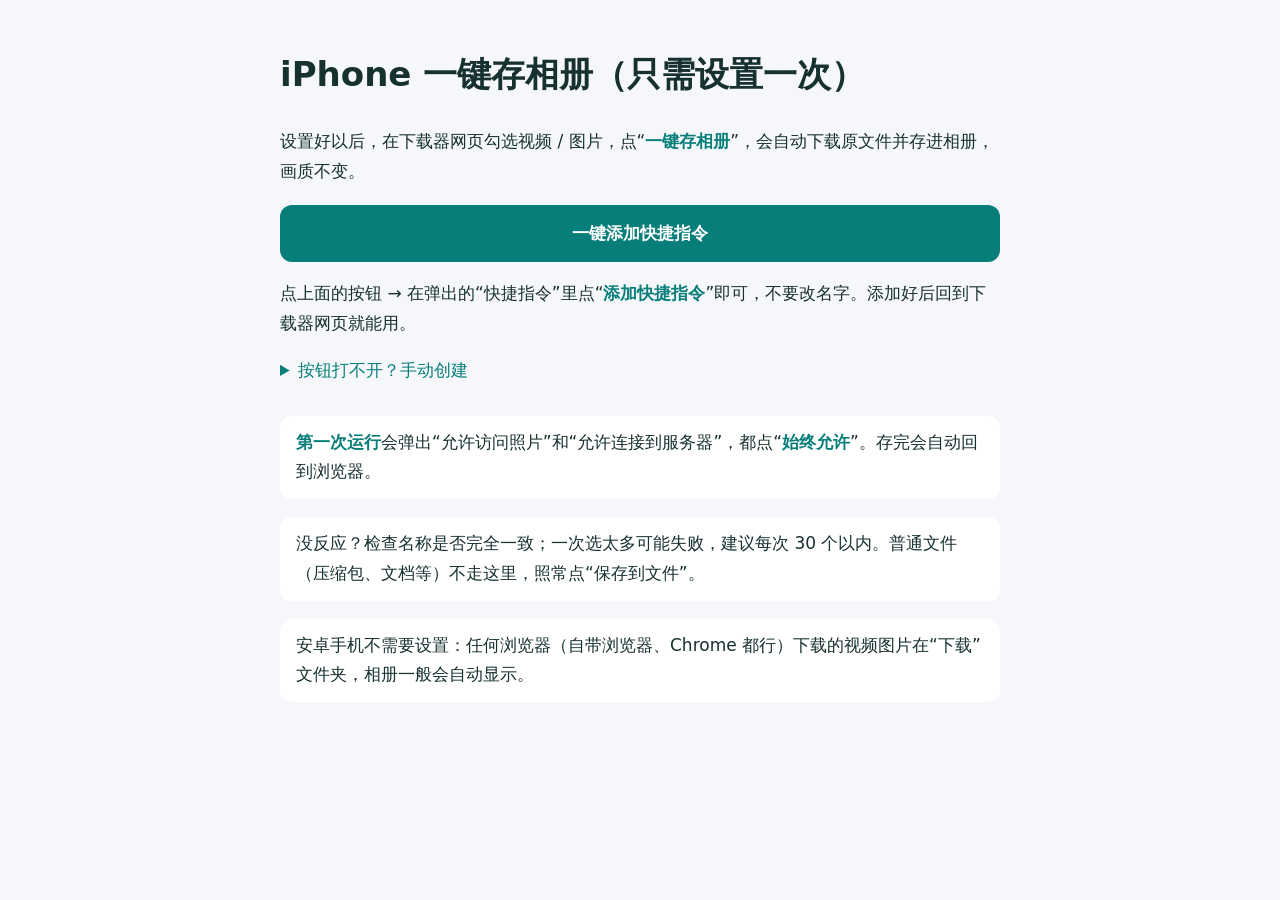
<file: web/static/shortcut-help.html>
<!doctype html><html lang="zh-CN"><meta charset="utf-8"><meta name="viewport" content="width=device-width,initial-scale=1"><title>iPhone 一键存相册设置</title><style>body{font:17px/1.75 -apple-system,system-ui;background:#f5f7fa;color:#173030;max-width:720px;margin:0 auto;padding:22px}li{margin:14px 0}b{color:#087e7a}code{background:#e6ebef;padding:2px 6px;border-radius:4px}.btn{display:block;text-align:center;background:#087e7a;color:#fff;text-decoration:none;font-weight:600;border-radius:12px;padding:14px;margin:18px 0 8px}summary{color:#087e7a;margin:12px 0}.tip{background:#fff;border-radius:12px;padding:12px 16px;margin-top:18px}</style>
<h1>iPhone 一键存相册（只需设置一次）</h1>
<p>设置好以后，在下载器网页勾选视频 / 图片，点“<b>一键存相册</b>”，会自动下载原文件并存进相册，画质不变。</p>
<a class="btn" href="https://www.icloud.com/shortcuts/a77795342a1b402a9e3276ba06405cfd">一键添加快捷指令</a>
<p>点上面的按钮 → 在弹出的“快捷指令”里点“<b>添加快捷指令</b>”即可，不要改名字。添加好后回到下载器网页就能用。</p>
<details><summary>按钮打不开？手动创建</summary>
<ol>
<li>打开 iPhone 自带的“<b>快捷指令</b>”App，点右上角 <b>＋</b> 新建。</li>
<li>点顶部名称，改成 <code>视频下载器存相册</code>（一个字都不能差）。</li>
<li>点“添加操作”，搜索“<b>拆分文本</b>”添加。点它里面蓝色的“文本”，选“<b>快捷指令输入</b>”；拆分方式选“<b>新行</b>”。</li>
<li>搜索“<b>重复每一项</b>”添加，对象选上一步的“拆分文本”。</li>
<li>在“重复”里面，添加“<b>获取 URL 内容</b>”，URL 选“<b>重复项目</b>”。</li>
<li>紧接着添加“<b>存储到相簿</b>”，内容选“URL 的内容”，相簿保持“最近项目”。</li>
<li>点“完成”保存。</li>
</ol></details>
<div class="tip"><b>第一次运行</b>会弹出“允许访问照片”和“允许连接到服务器”，都点“<b>始终允许</b>”。存完会自动回到浏览器。</div>
<div class="tip">没反应？检查名称是否完全一致；一次选太多可能失败，建议每次 30 个以内。普通文件（压缩包、文档等）不走这里，照常点“保存到文件”。</div>
<div class="tip">安卓手机不需要设置：任何浏览器（自带浏览器、Chrome 都行）下载的视频图片在“下载”文件夹，相册一般会自动显示。</div>
</html>
</file>
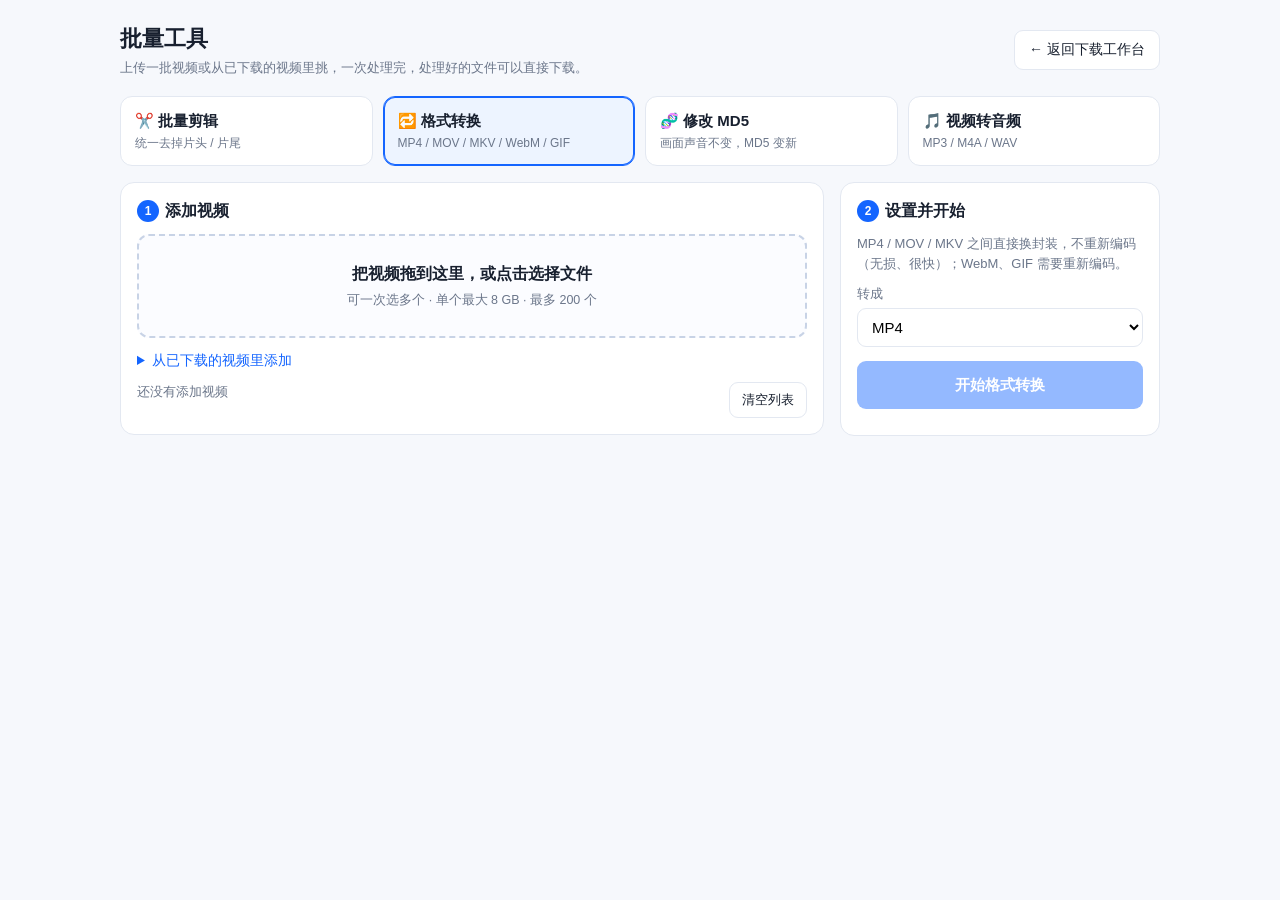
<file: web/static/tools.html>
<!doctype html>
<html lang="zh-CN">
<script>if(new URLSearchParams(location.search).get('embed'))document.documentElement.classList.add('embed');</script>
<head>
<meta charset="utf-8">
<meta name="viewport" content="width=device-width,initial-scale=1,viewport-fit=cover">
<title>批量工具 · 下载工作台</title>
<style>
  :root{--bg:#f6f8fc;--card:#fff;--text:#18202f;--muted:#6b768a;--line:#e3e8f1;--accent:#1465ff;--accent-soft:#edf4ff;--ok:#16803c;--err:#c62828;--warn:#b45309}
  *{box-sizing:border-box}
  body{margin:0;background:var(--bg);color:var(--text);font:15px/1.55 -apple-system,BlinkMacSystemFont,"Segoe UI","Microsoft YaHei",sans-serif}
  a{color:var(--accent)}
  .page{max-width:1080px;margin:0 auto;padding:22px 20px 60px}
  .top{display:flex;align-items:center;justify-content:space-between;gap:12px;margin-bottom:18px}
  .top h1{margin:0;font-size:22px}
  .top p{margin:2px 0 0;color:var(--muted);font-size:13px}
  .back{font-size:14px;text-decoration:none;border:1px solid var(--line);background:#fff;padding:8px 14px;border-radius:9px;color:var(--text);white-space:nowrap}
  .tabs{display:grid;grid-template-columns:repeat(4,1fr);gap:10px;margin-bottom:16px}
  .tab{display:flex;flex-direction:column;gap:2px;text-align:left;padding:12px 14px;border:1px solid var(--line);border-radius:12px;background:#fff;cursor:pointer;color:var(--text);font:inherit}
  .tab b{font-size:15px}
  .tab span{font-size:12px;color:var(--muted)}
  .tab[aria-selected=true]{border-color:var(--accent);background:var(--accent-soft);box-shadow:0 0 0 1px var(--accent) inset}
  .grid{display:grid;grid-template-columns:minmax(0,1fr) 320px;gap:16px;align-items:start}
  .card{background:var(--card);border:1px solid var(--line);border-radius:14px;padding:16px}
  .card h2{margin:0 0 10px;font-size:16px}
  .step{display:inline-flex;width:22px;height:22px;border-radius:50%;background:var(--accent);color:#fff;font-size:12px;align-items:center;justify-content:center;margin-right:6px;vertical-align:1px}
  .drop{border:2px dashed #c8d3e6;border-radius:12px;padding:26px 14px;text-align:center;cursor:pointer;background:#fbfcff;transition:.15s}
  .drop.over{border-color:var(--accent);background:var(--accent-soft)}
  .drop strong{display:block;font-size:16px}
  .drop small{color:var(--muted)}
  .row{display:flex;gap:8px;flex-wrap:wrap;align-items:center}
  button{font:inherit;cursor:pointer;border-radius:9px}
  .btn{padding:10px 16px;border:0;background:var(--accent);color:#fff;font-weight:600}
  .btn:disabled{opacity:.45;cursor:not-allowed}
  .ghost{padding:7px 12px;border:1px solid var(--line);background:#fff;color:var(--text);font-size:13px}
  .ghost:disabled{opacity:.45;cursor:not-allowed}
  .list{margin-top:12px;border:1px solid var(--line);border-radius:10px;overflow:hidden}
  .list:empty{display:none}
  .item{display:grid;grid-template-columns:minmax(0,1fr) 80px 150px 28px;gap:10px;align-items:center;padding:8px 12px;border-top:1px solid var(--line);font-size:13px}
  .item:first-child{border-top:0}
  .item .name{overflow:hidden;text-overflow:ellipsis;white-space:nowrap}
  .item .src{font-size:11px;color:var(--muted);margin-left:6px}
  .muted{color:var(--muted)}
  .bar{height:6px;background:#eef1f6;border-radius:99px;overflow:hidden}
  .bar i{display:block;height:100%;background:var(--accent);width:0;transition:width .2s}
  .x{border:0;background:none;color:var(--muted);font-size:16px;padding:0}
  .ok{color:var(--ok)} .err{color:var(--err)}
  .summary{display:flex;justify-content:space-between;margin-top:10px;font-size:13px;color:var(--muted)}
  label.f{display:block;margin:10px 0 4px;font-size:13px;color:var(--muted)}
  input[type=number],select{width:100%;padding:9px 10px;border:1px solid var(--line);border-radius:9px;font:inherit;background:#fff}
  .pair{display:grid;grid-template-columns:1fr 1fr;gap:10px}
  .desc{font-size:13px;color:var(--muted);margin:0 0 6px}
  .go{width:100%;margin-top:14px;padding:12px}
  .status{margin-top:10px;font-size:13px}
  .results .item{grid-template-columns:minmax(0,1fr) 80px 120px}
  details.pick{margin-top:12px}
  details.pick summary{cursor:pointer;font-size:14px;color:var(--accent)}
  .picklist{max-height:300px;overflow:auto;margin-top:8px;border:1px solid var(--line);border-radius:10px}
  .pick-row{display:flex;gap:10px;align-items:center;padding:6px 10px;border-top:1px solid var(--line);font-size:13px}
  .pick-row:first-child{border-top:0}
  .pick-row img{width:30px;height:40px;object-fit:cover;border-radius:5px;background:#eef1f6;flex:none}
  .pick-row span{overflow:hidden;text-overflow:ellipsis;white-space:nowrap;flex:1}
  .hidden{display:none!important}
  html.embed body{background:transparent}
  html.embed .page{max-width:none;padding:0 0 20px}
  html.embed .top,html.embed .tabs{display:none}
  @media(max-width:860px){.grid{grid-template-columns:1fr}.tabs{grid-template-columns:repeat(2,1fr)}.item{grid-template-columns:minmax(0,1fr) 70px 90px 24px}.results .item{grid-template-columns:minmax(0,1fr) 70px 90px}}
</style>
</head>
<body>
<div class="page">
  <div class="top">
    <div><h1>批量工具</h1><p>上传一批视频或从已下载的视频里挑，一次处理完，处理好的文件可以直接下载。</p></div>
    <a class="back" href="/">← 返回下载工作台</a>
  </div>

  <div class="tabs" role="tablist">
    <button class="tab" role="tab" data-op="trim"><b>✂️ 批量剪辑</b><span>统一去掉片头 / 片尾</span></button>
    <button class="tab" role="tab" data-op="convert"><b>🔁 格式转换</b><span>MP4 / MOV / MKV / WebM / GIF</span></button>
    <button class="tab" role="tab" data-op="md5"><b>🧬 修改 MD5</b><span>画面声音不变，MD5 变新</span></button>
    <button class="tab" role="tab" data-op="audio"><b>🎵 视频转音频</b><span>MP3 / M4A / WAV</span></button>
  </div>

  <div class="grid">
    <div class="card">
      <h2><span class="step">1</span>添加视频</h2>
      <div class="drop" id="drop" tabindex="0">
        <strong>把视频拖到这里，或点击选择文件</strong>
        <small>可一次选多个 · 单个最大 8 GB · 最多 200 个</small>
      </div>
      <input id="fileInput" type="file" accept="video/*,audio/*,.mkv,.mov,.m4a,.flac" multiple hidden>
      <details class="pick" id="pick">
        <summary>从已下载的视频里添加</summary>
        <div class="row" style="margin-top:8px"><button class="ghost" id="pickAll">全选</button><button class="ghost" id="pickAdd">添加选中</button><span class="muted" id="pickNote" style="font-size:12px"></span></div>
        <div class="picklist" id="pickList"></div>
      </details>
      <div class="list" id="list"></div>
      <div class="summary"><span id="count">还没有添加视频</span><button class="ghost" id="clear">清空列表</button></div>
    </div>

    <div class="card">
      <h2><span class="step">2</span>设置并开始</h2>
      <p class="desc" id="opDesc"></p>
      <div data-for="trim">
        <div class="pair">
          <div><label class="f">去掉片头（秒）</label><input id="head" type="number" min="0" step="0.1" value="0"></div>
          <div><label class="f">去掉片尾（秒）</label><input id="tail" type="number" min="0" step="0.1" value="0"></div>
        </div>
      </div>
      <div data-for="convert"><label class="f">转成</label><select id="format"><option value="mp4">MP4</option><option value="mov">MOV</option><option value="mkv">MKV</option><option value="webm">WebM</option><option value="gif">GIF 动图</option></select></div>
      <div data-for="audio"><label class="f">音频格式</label><select id="audioFormat"><option value="mp3">MP3（通用）</option><option value="m4a">M4A（原音轨无损）</option><option value="wav">WAV</option></select></div>
      <button class="btn go" id="go" disabled>开始处理</button>
      <div class="status" id="status"></div>
      <div class="bar hidden" id="jobBar" style="margin-top:8px"><i></i></div>
    </div>
  </div>

  <div class="card results hidden" id="resultCard" style="margin-top:16px">
    <div class="row" style="justify-content:space-between;margin-bottom:8px">
      <h2 style="margin:0"><span class="step">3</span>处理结果</h2>
      <div class="row"><button class="ghost" id="downloadAll">全部下载</button><button class="ghost" id="again">再处理一批</button></div>
    </div>
    <div class="list" id="results"></div>
  </div>
</div>

<script>
const $=s=>document.querySelector(s);
const OPS={
  trim:{name:'批量剪辑',desc:'每个视频去掉相同秒数的片头 / 片尾，画质按近无损重新编码，分辨率和帧率不变。'},
  convert:{name:'格式转换',desc:'MP4 / MOV / MKV 之间直接换封装，不重新编码（无损、很快）；WebM、GIF 需要重新编码。'},
  md5:{name:'修改 MD5',desc:'只改文件元数据，画面和声音完全不变，每个文件得到新的 MD5。'},
  audio:{name:'视频转音频',desc:'提取每个视频的音轨。M4A 直接拷贝原音轨（无损），MP3 用最高质量 VBR。'}
};
const VIDEO=/\.(mp4|mov|mkv|webm|m4v|avi|flv|ts|3gp)$/i, AUDIO=/\.(m4a|mp3|opus|aac|wav|flac)$/i;
const EMBED=document.documentElement.classList.contains('embed');
let op=new URLSearchParams(location.search).get('op');if(!OPS[op])op='convert';
let items=[];            // {id, name, size, file?, job_id?, server_name?, state, pct, error}
let uploadJob='', running=false, resultJob='';
const fmt=n=>n>=1073741824?(n/1073741824).toFixed(2)+' GB':n>=1048576?(n/1048576).toFixed(1)+' MB':Math.max(1,Math.round(n/1024))+' KB';
const esc=s=>String(s).replace(/[&<>"]/g,c=>({'&':'&amp;','<':'&lt;','>':'&gt;','"':'&quot;'}[c]));
let seq=0;

function setOp(next){
  if(!OPS[next])return;op=next;history.replaceState(null,'','?'+(EMBED?'embed=1&':'')+'op='+op);
  document.querySelectorAll('.tab').forEach(t=>t.setAttribute('aria-selected',t.dataset.op===op));
  document.querySelectorAll('[data-for]').forEach(el=>el.classList.toggle('hidden',el.dataset.for!==op));
  $('#opDesc').textContent=OPS[op].desc;
  render();
}
function usable(name){return op==='audio'||op==='md5'?VIDEO.test(name)||AUDIO.test(name):VIDEO.test(name);}
function addLocal(files){
  let skipped=0;
  for(const f of files){
    if(!VIDEO.test(f.name)&&!AUDIO.test(f.name)){skipped++;continue;}
    if(items.some(i=>i.file&&i.file.name===f.name&&i.file.size===f.size))continue;
    if(items.length>=200){skipped++;continue;}
    items.push({id:++seq,name:f.name,size:f.size,file:f,state:'waiting',pct:0});
  }
  render();
  if(skipped)status('有 '+skipped+' 个文件不是视频 / 音频或超过 200 个，已跳过','err');
}
function addServer(list){
  for(const f of list){
    if(items.some(i=>i.job_id===f.job_id&&i.server_name===f.name))continue;
    if(items.length>=200)break;
    items.push({id:++seq,name:f.name,size:f.size||0,job_id:f.job_id,server_name:f.name,state:'ready',pct:100,downloaded:true});
  }
  render();
}
function render(){
  const list=$('#list');
  list.innerHTML=items.map(i=>{
    const bad=!usable(i.name);
    const st=i.state==='uploading'?'<div class="bar"><i style="width:'+i.pct+'%"></i></div>'
      :i.state==='error'?'<span class="err" title="'+esc(i.error||'')+'">上传失败</span>'
      :bad?'<span class="muted">此工具不处理</span>'
      :i.state==='ready'?'<span class="ok">'+(i.downloaded?'已下载的视频':'已上传 ✓')+'</span>':'<span class="muted">待上传</span>';
    return '<div class="item"><div class="name" title="'+esc(i.name)+'">'+esc(i.name)+(i.downloaded?'<span class="src">下载列表</span>':'')+'</div><div class="muted">'+fmt(i.size)+'</div><div>'+st+'</div><button class="x" title="移除" '+(running?'disabled ':'')+'onclick="removeItem('+i.id+')">✕</button></div>';
  }).join('');
  const n=items.filter(i=>usable(i.name)).length;
  $('#count').textContent=items.length?'共 '+items.length+' 个，'+OPS[op].name+'可处理 '+n+' 个 · '+fmt(items.reduce((a,i)=>a+i.size,0)):'还没有添加视频';
  $('#go').disabled=running||!n;
  $('#go').textContent=running?'处理中…':'开始'+OPS[op].name+(n?'（'+n+' 个）':'');
}
window.removeItem=id=>{if(running)return;items=items.filter(i=>i.id!==id);render();};
function status(text,cls=''){const el=$('#status');el.textContent=text;el.className='status '+cls;}

function upload(item){
  return new Promise((resolve,reject)=>{
    const x=new XMLHttpRequest();
    x.open('POST','/api/tools/upload?name='+encodeURIComponent(item.file.name)+(uploadJob?'&job='+uploadJob:''));
    x.upload.onprogress=e=>{if(e.lengthComputable){item.pct=Math.round(e.loaded/e.total*100);render();}};
    x.onload=()=>{let d={};try{d=JSON.parse(x.responseText)}catch{}
      if(x.status>=200&&x.status<300){uploadJob=d.job_id;item.job_id=d.job_id;item.server_name=d.name;item.state='ready';item.pct=100;render();resolve();}
      else{item.state='error';item.error=d.detail||('HTTP '+x.status);render();reject(Error(item.error));}};
    x.onerror=()=>{item.state='error';item.error='网络中断';render();reject(Error('网络中断'));};
    item.state='uploading';item.pct=0;render();x.send(item.file);
  });
}
async function start(){
  const todo=items.filter(i=>usable(i.name));
  if(!todo.length||running)return;
  if(op==='trim'&&!(+$('#head').value>0||+$('#tail').value>0)){status('先填要去掉的片头或片尾秒数','err');return;}
  running=true;render();$('#resultCard').classList.add('hidden');
  try{
    const local=todo.filter(i=>i.state!=='ready');
    // 先建任务再两路并发上传
    let done=0;
    if(local.length){
      status('正在上传 0 / '+local.length+' …');
      await upload(local[0]).catch(()=>{});done++;status('正在上传 '+done+' / '+local.length+' …');
      const queue=local.slice(1);
      await Promise.all([0,1].map(async()=>{while(queue.length){const it=queue.shift();await upload(it).catch(()=>{});done++;status('正在上传 '+done+' / '+local.length+' …');}}));
    }
    const ready=todo.filter(i=>i.state==='ready');
    if(!ready.length)throw Error('没有上传成功的文件，请检查网络后重试');
    const params=op==='trim'?{head:$('#head').value||0,tail:$('#tail').value||0}:op==='convert'?{format:$('#format').value}:op==='audio'?{format:$('#audioFormat').value}:{};
    status('已提交，正在处理…');
    const r=await fetch('/api/tools',{method:'POST',headers:{'Content-Type':'application/json'},body:JSON.stringify({op,params,items:ready.map(i=>({job_id:i.job_id,name:i.server_name}))})});
    const d=await r.json().catch(()=>({}));
    if(!r.ok)throw Error(d.detail||'提交失败');
    resultJob=d.created[0].id;
    await watch();
  }catch(e){status(e.message,'err');}
  finally{running=false;render();}
}
async function watch(){
  $('#jobBar').classList.remove('hidden');
  for(;;){
    const r=await fetch('/api/jobs?scope=browser',{cache:'no-store'});
    const jobs=r.ok?await r.json():[];
    const j=jobs.find(x=>x.id===resultJob);
    if(j){
      const total=j.total||1,pct=Math.round(((j.finished+j.failed)/total+(j.status==='running'?j.progress/total:0))*100);
      $('#jobBar i').style.width=Math.min(100,j.status==='done'||j.status==='partial'?100:pct)+'%';
      if(j.status==='queued')status('排队中：前面还有工具任务在跑，轮到后自动开始');
      else if(j.status==='running')status('处理中 '+(j.finished+j.failed)+' / '+total+(j.message?' · '+j.message:''));
      else{showResults(j);return;}
    }
    await new Promise(r=>setTimeout(r,1200));
  }
}
function showResults(j){
  $('#jobBar').classList.add('hidden');
  const ok=j.status==='done'||j.status==='partial';
  status(ok?'完成 '+j.finished+' 个'+(j.failed?'，失败 '+j.failed+' 个':'')+(j.cloud_note?' · '+j.cloud_note:''):(j.message||'处理失败'),ok&&!j.failed?'ok':'err');
  const files=j.files||[];
  const fails=Object.entries(j.failed_entries||{});
  $('#results').innerHTML=files.map(f=>'<div class="item"><div class="name" title="'+esc(f.name)+'">'+esc(f.name)+'</div><div class="muted">'+fmt(f.size)+'</div><div class="row"><a class="ghost" href="/api/files/'+j.id+'/'+encodeURIComponent(f.name)+'" download>下载</a>'+(/\.(mp4|mov|webm|mp3|m4a|wav|gif)$/i.test(f.name)?'<a class="ghost" href="/api/files/'+j.id+'/'+encodeURIComponent(f.name)+'?inline=1" target="_blank" rel="noopener">预览</a>':'')+'</div></div>').join('')
    +fails.map(([n,e])=>'<div class="item"><div class="name err" title="'+esc(e)+'">'+esc(n)+' · 失败</div><div></div><div class="muted" title="'+esc(e)+'">'+esc(e.slice(0,40))+'</div></div>').join('');
  $('#resultCard').classList.remove('hidden');
  $('#downloadAll').onclick=async()=>{for(const f of files){const a=document.createElement('a');a.href='/api/files/'+j.id+'/'+encodeURIComponent(f.name);a.download=f.name;document.body.append(a);a.click();a.remove();await new Promise(r=>setTimeout(r,700));}};
  $('#resultCard').scrollIntoView({behavior:'smooth',block:'start'});
}

async function loadPick(){
  const r=await fetch('/api/jobs?scope=browser',{cache:'no-store'});const jobs=r.ok?await r.json():[];
  const rows=[];
  for(const j of jobs){if(j.url==='tool:upload')continue;for(const f of j.files||[])if(VIDEO.test(f.name))rows.push({job_id:j.id,name:f.name,size:f.size,title:j.title});}
  $('#pickNote').textContent=rows.length?'共 '+rows.length+' 个（近七天）':'近七天还没有下载过视频';
  $('#pickList').innerHTML=rows.map((f,i)=>'<label class="pick-row"><input type="checkbox" data-i="'+i+'"><img loading="lazy" src="/api/thumb/'+f.job_id+'/'+encodeURIComponent(f.name)+'" onerror="this.style.visibility=\'hidden\'"><span title="'+esc(f.name)+'">'+esc(f.name)+'</span><small class="muted">'+fmt(f.size)+'</small></label>').join('');
  $('#pickAll').onclick=()=>{const boxes=[...document.querySelectorAll('#pickList input')];const on=!boxes.every(b=>b.checked);boxes.forEach(b=>b.checked=on);};
  $('#pickAdd').onclick=()=>{addServer([...document.querySelectorAll('#pickList input:checked')].map(b=>rows[+b.dataset.i]));document.querySelectorAll('#pickList input').forEach(b=>b.checked=false);};
}

document.querySelectorAll('.tab').forEach(t=>t.onclick=()=>setOp(t.dataset.op));
const drop=$('#drop'),input=$('#fileInput');
drop.onclick=()=>input.click();drop.onkeydown=e=>{if(e.key==='Enter'||e.key===' ')input.click();};
input.onchange=()=>{addLocal([...input.files]);input.value='';};
['dragenter','dragover'].forEach(ev=>drop.addEventListener(ev,e=>{e.preventDefault();drop.classList.add('over');}));
['dragleave','drop'].forEach(ev=>drop.addEventListener(ev,e=>{e.preventDefault();drop.classList.remove('over');}));
drop.addEventListener('drop',e=>addLocal([...e.dataTransfer.files]));
$('#go').onclick=start;
$('#clear').onclick=()=>{if(!running){items=[];uploadJob='';render();}};
$('#again').onclick=()=>{items=[];uploadJob='';$('#resultCard').classList.add('hidden');status('');render();window.scrollTo({top:0,behavior:'smooth'});};
$('#pick').addEventListener('toggle',()=>{if($('#pick').open)loadPick();});
// 从下载工作台带过来的勾选
try{const s=JSON.parse(localStorage.getItem('vd-tool-items')||'null');localStorage.removeItem('vd-tool-items');if(s&&Date.now()-s.t<60000&&s.items?.length)addServer(s.items);}catch{}
setOp(op);
if(EMBED&&parent!==window){const post=()=>parent.postMessage({toolHeight:document.documentElement.scrollHeight},location.origin);new ResizeObserver(post).observe(document.body);post();}
</script>
</body>
</html>
</file>
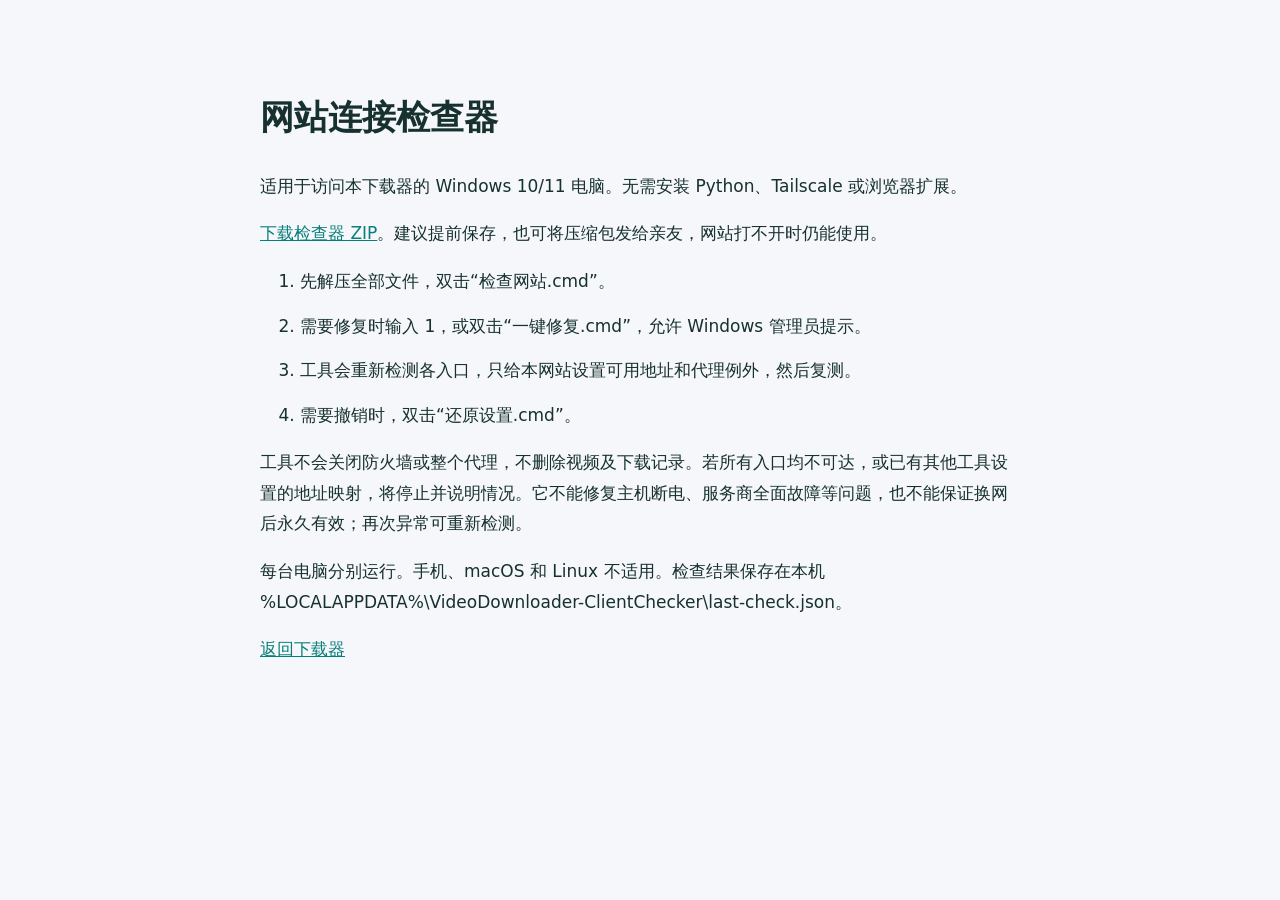
<file: web/static/website-client-checker.html>
<!doctype html><html lang="zh-CN"><meta charset="utf-8"><meta name="viewport" content="width=device-width,initial-scale=1"><title>网站连接检查器</title><style>body{font:17px/1.8 system-ui;background:#f5f7fa;color:#173030;max-width:760px;margin:40px auto;padding:24px}a{color:#087e7a}li{margin:14px 0}</style><h1>网站连接检查器</h1><p>适用于访问本下载器的 Windows 10/11 电脑。无需安装 Python、Tailscale 或浏览器扩展。</p><p><a href="/website-client-checker.zip" download>下载检查器 ZIP</a>。建议提前保存，也可将压缩包发给亲友，网站打不开时仍能使用。</p><ol><li>先解压全部文件，双击“检查网站.cmd”。</li><li>需要修复时输入 1，或双击“一键修复.cmd”，允许 Windows 管理员提示。</li><li>工具会重新检测各入口，只给本网站设置可用地址和代理例外，然后复测。</li><li>需要撤销时，双击“还原设置.cmd”。</li></ol><p>工具不会关闭防火墙或整个代理，不删除视频及下载记录。若所有入口均不可达，或已有其他工具设置的地址映射，将停止并说明情况。它不能修复主机断电、服务商全面故障等问题，也不能保证换网后永久有效；再次异常可重新检测。</p><p>每台电脑分别运行。手机、macOS 和 Linux 不适用。检查结果保存在本机 %LOCALAPPDATA%\VideoDownloader-ClientChecker\last-check.json。</p><p><a href="/">返回下载器</a></p></html>
</file>
